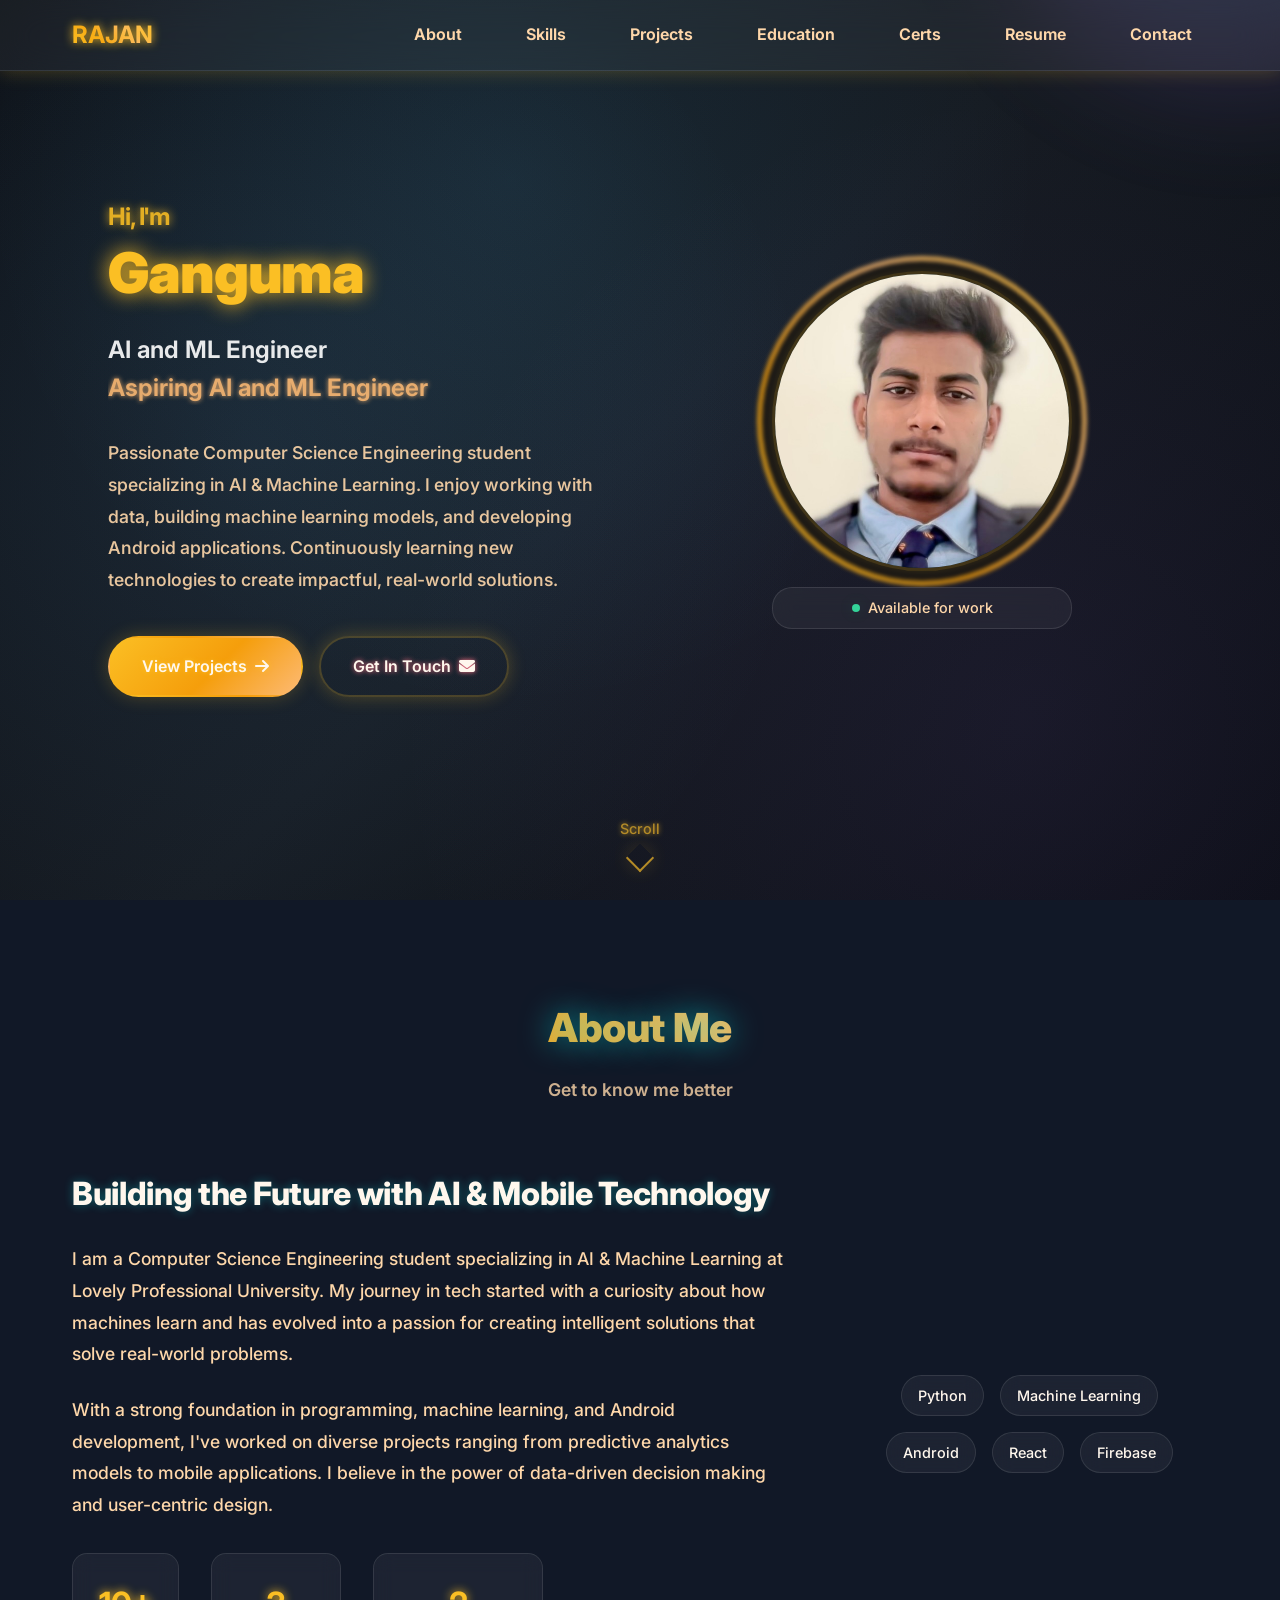
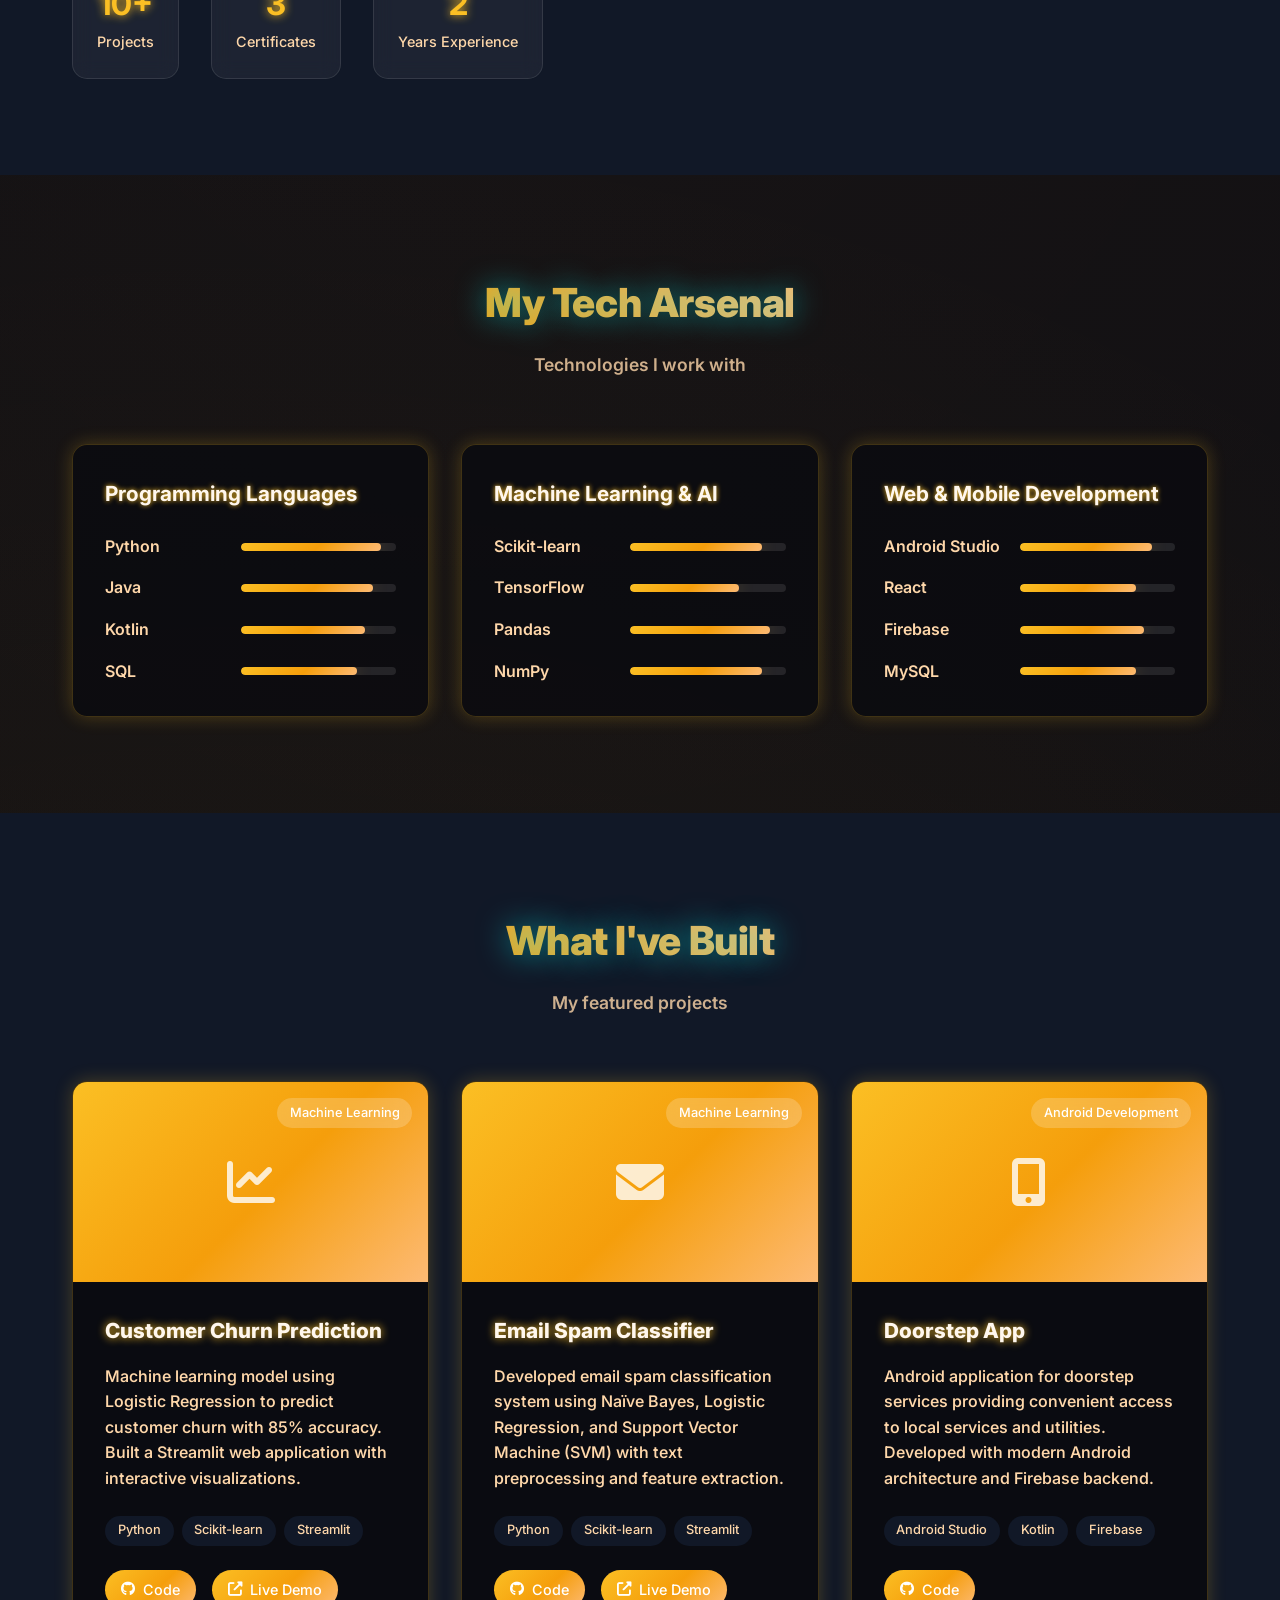
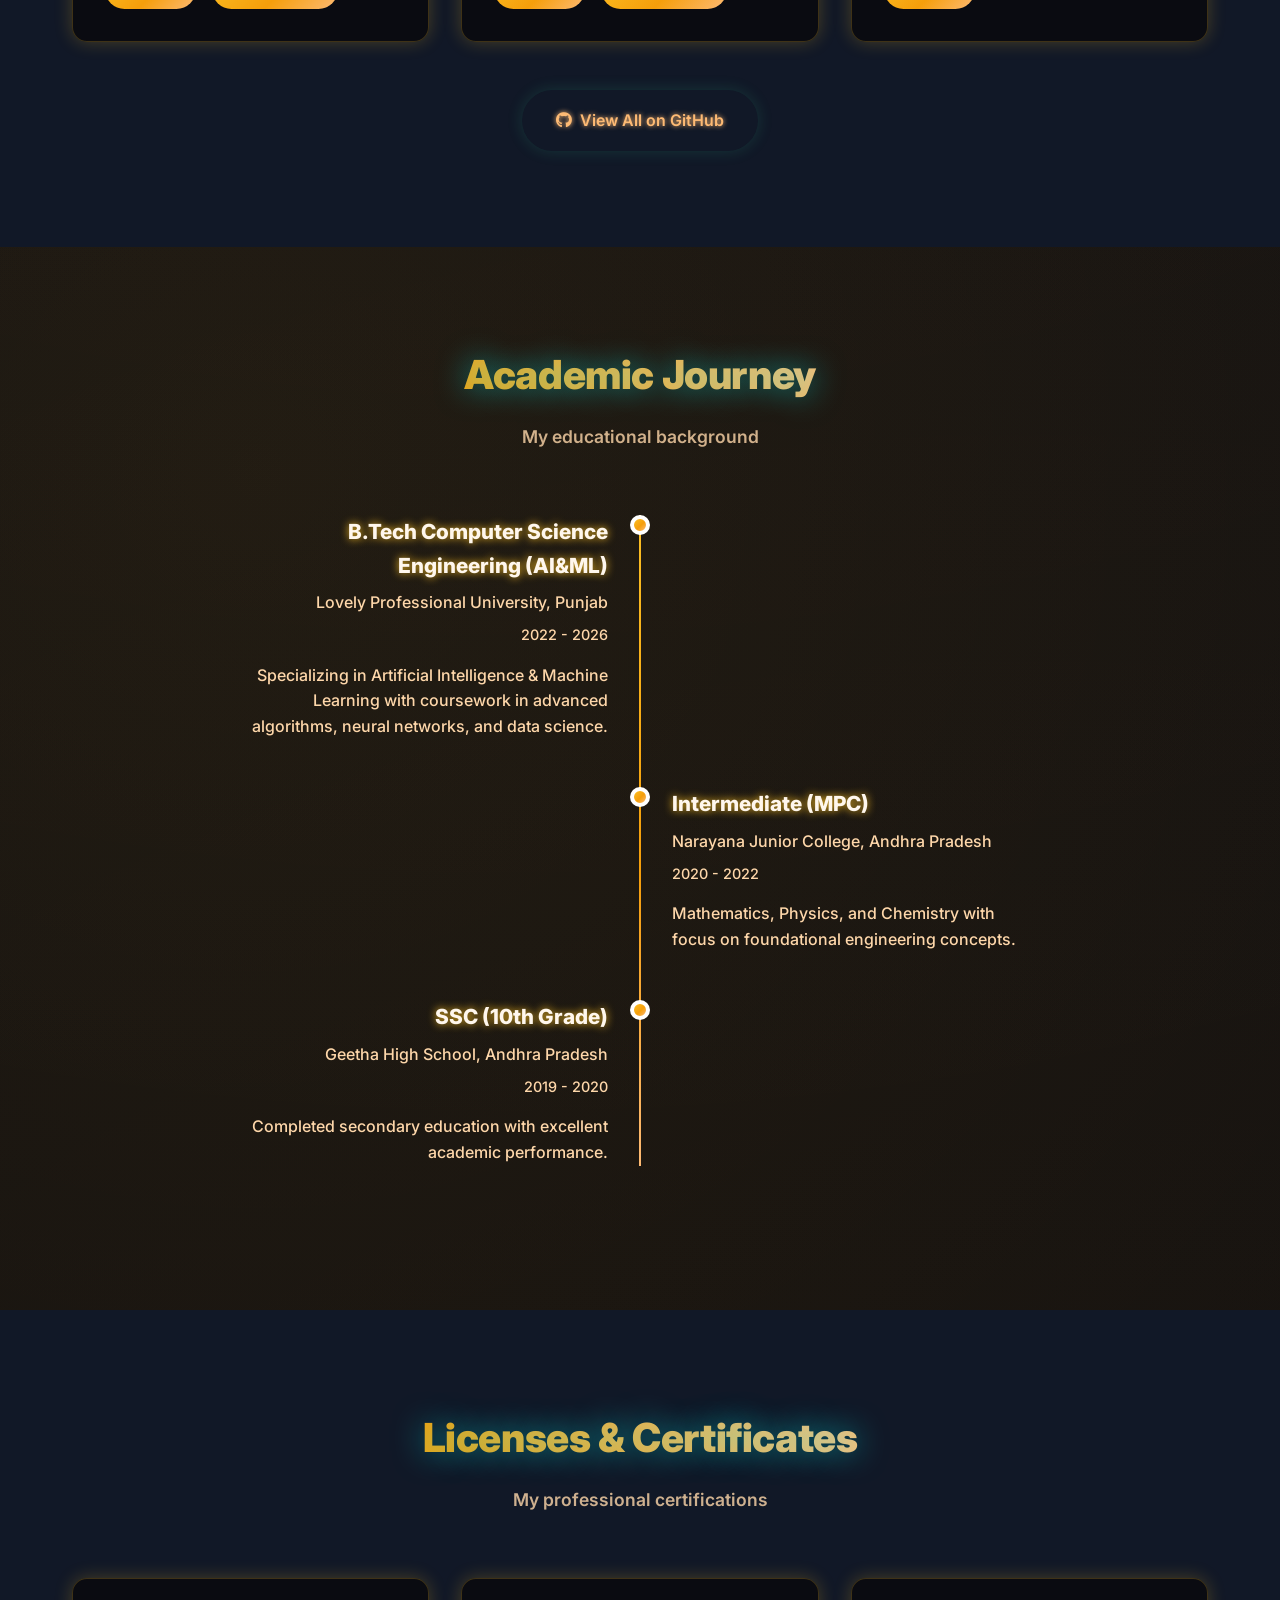
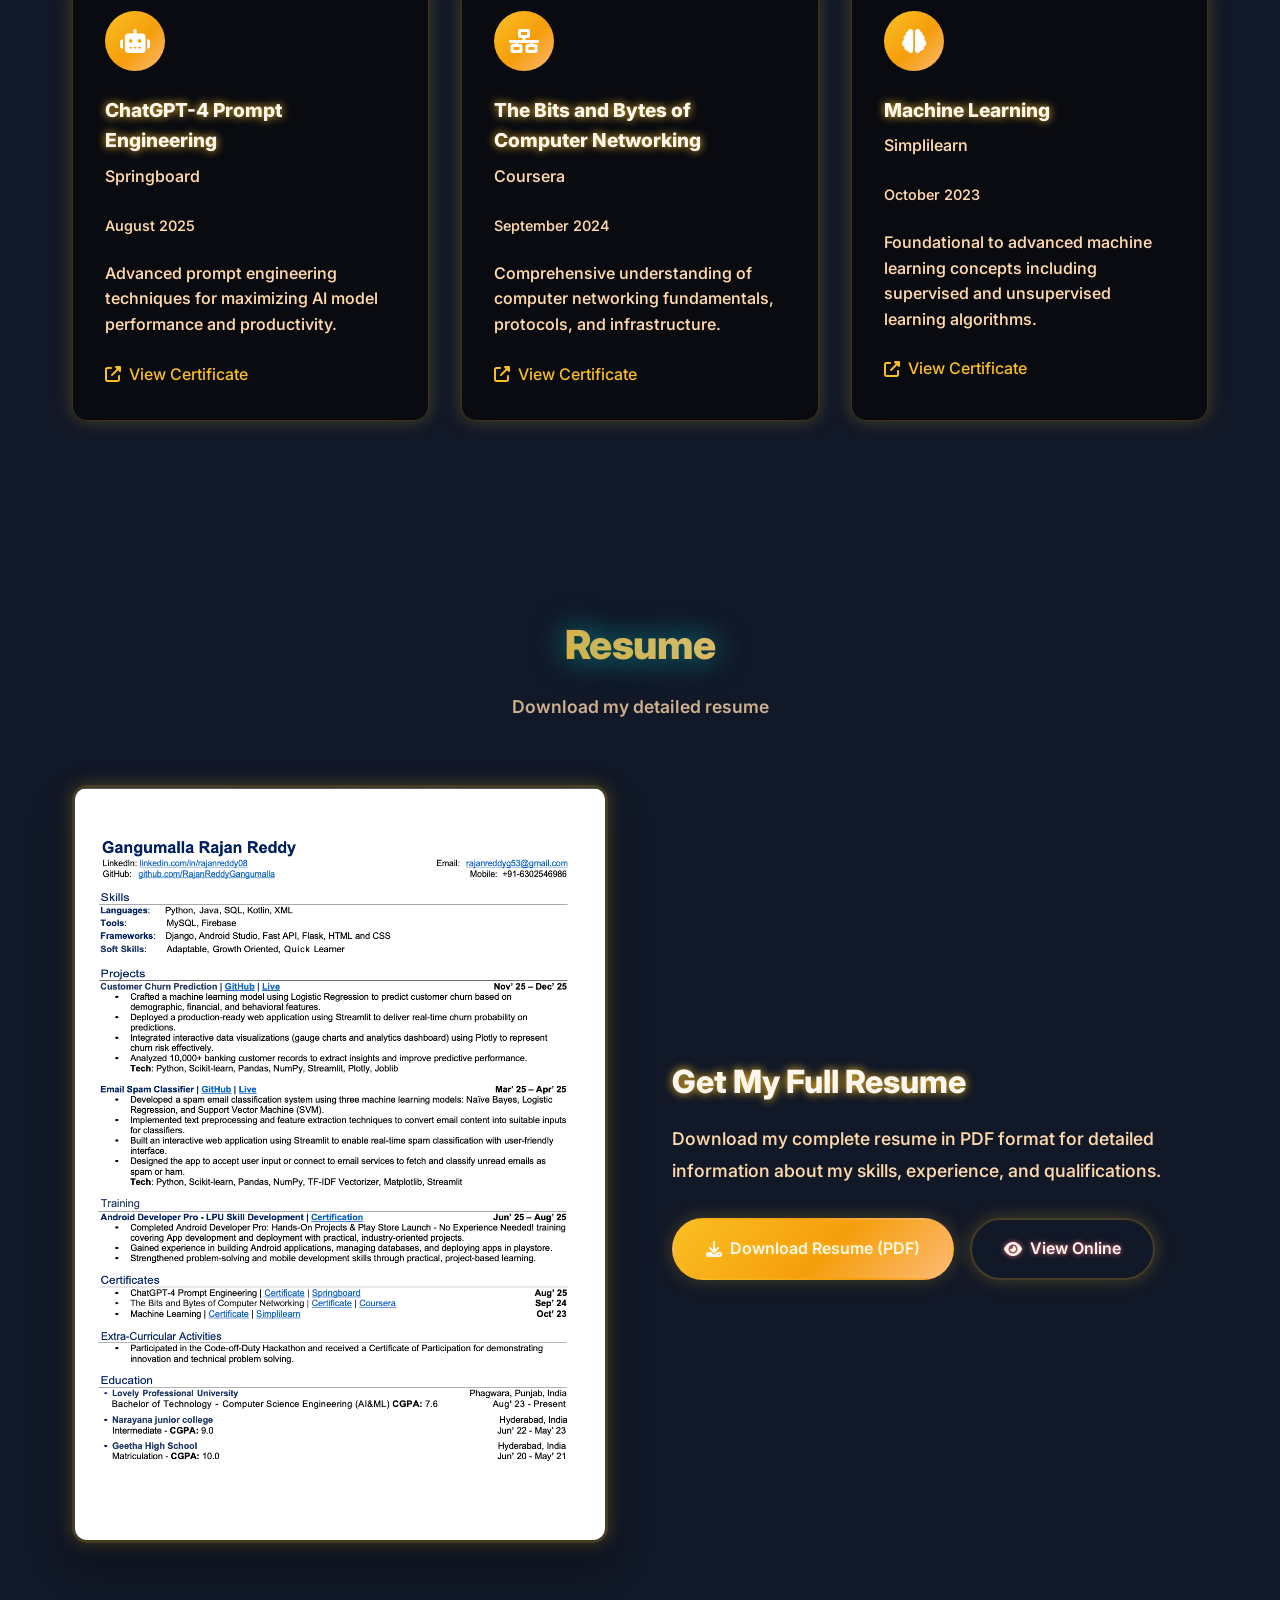
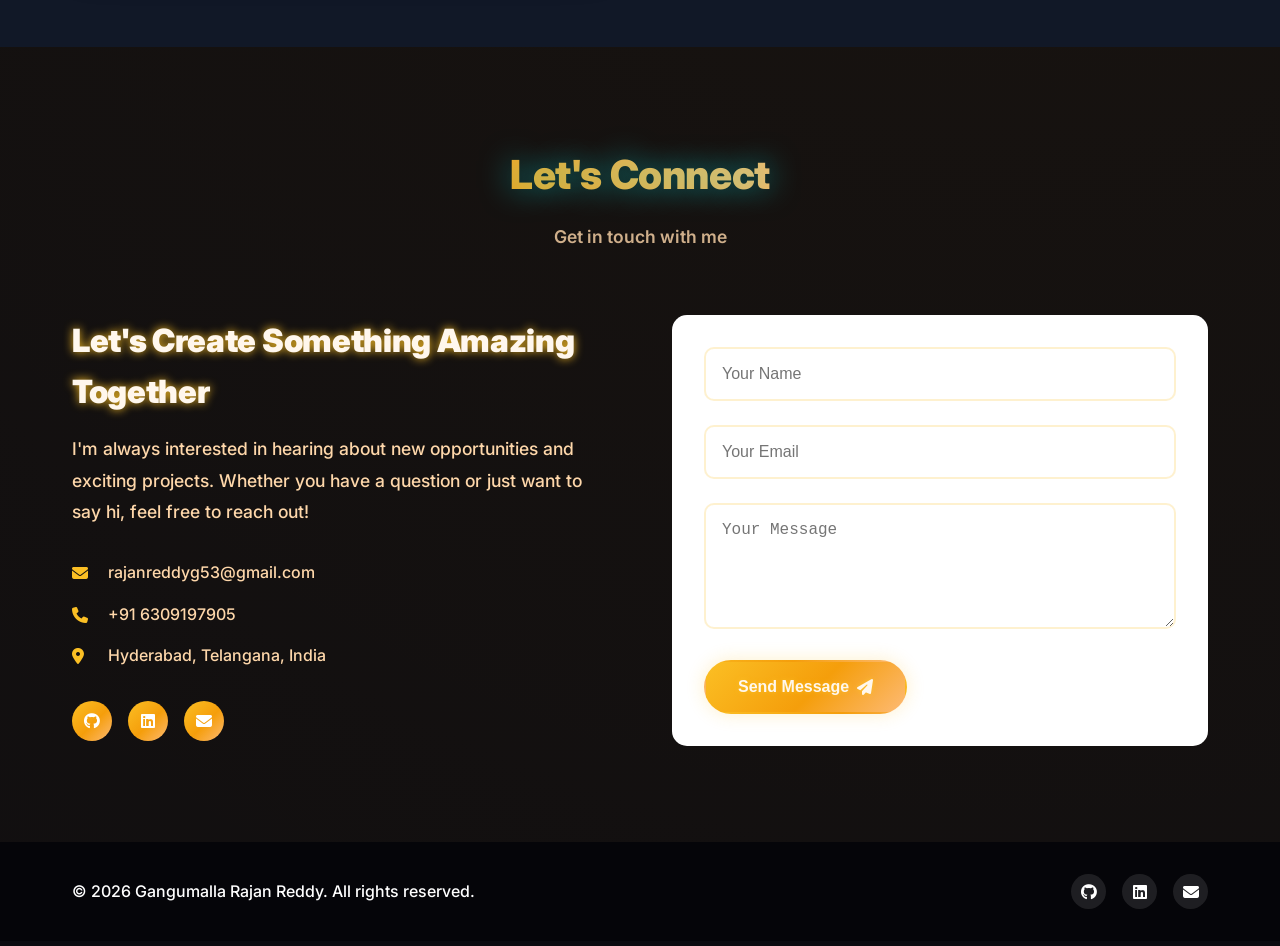
<file: index.html>
<!DOCTYPE html>
<html lang="en">
<head>
    <meta charset="UTF-8">
    <meta name="viewport" content="width=device-width, initial-scale=1.0">
    <title>Gangumalla Rajan Reddy | Portfolio</title>
    <link rel="stylesheet" href="styles.css">
    <link rel="stylesheet" href="https://cdnjs.cloudflare.com/ajax/libs/font-awesome/6.4.0/css/all.min.css">
    <link href="https://fonts.googleapis.com/css2?family=Inter:wght@300;400;500;600;700;800;900&display=swap" rel="stylesheet">
</head>
<body>
    <!-- Loading Screen -->
    <div class="loading-screen">
        <div class="loader">
            <div class="loader-text">Loading...</div>
            <div class="loader-bar"></div>
        </div>
    </div>

    <!-- Navigation -->
    <nav class="navbar">
        <div class="nav-container">
            <div class="nav-logo">
                <span class="logo-text">RAJAN</span>
            </div>
            <ul class="nav-menu">
                <li><a href="#about" class="nav-link">About</a></li>
                <li><a href="#skills" class="nav-link">Skills</a></li>
                <li><a href="#projects" class="nav-link">Projects</a></li>
                <li><a href="#education" class="nav-link">Education</a></li>
                <li><a href="#certificates" class="nav-link">Certs</a></li>
                <li><a href="#resume" class="nav-link">Resume</a></li>
                <li><a href="#contact" class="nav-link">Contact</a></li>
            </ul>
            <div class="nav-toggle">
                <span></span>
                <span></span>
                <span></span>
            </div>
        </div>
    </nav>

    <!-- Hero Section -->
    <section class="hero">
        <div class="hero-bg">
            <div class="particles"></div>
            <div class="gradient-orb"></div>
        </div>
        <div class="hero-content">
            <div class="hero-text">
                <h1 class="hero-title">
                    <span class="greeting">Hi, I'm</span>
                    <span class="name">Gangumalla Rajan Reddy</span>
                </h1>
                <h2 class="hero-subtitle">
                    <span class="role-text">AI and ML Engineer</span>
                    <span class="role-switcher">
                        <span class="role">Aspiring AI and ML Engineer</span>
                        <span class="role">Android Developer</span>
                        <span class="role">ML Engineer</span>
                    </span>
                </h2>
                <p class="hero-description">
                    Passionate Computer Science Engineering student specializing in AI & Machine Learning. 
                    I enjoy working with data, building machine learning models, and developing Android applications. 
                    Continuously learning new technologies to create impactful, real-world solutions.
                </p>
                <div class="hero-buttons">
                    <a href="#projects" class="btn btn-primary">
                        <span>View Projects</span>
                        <i class="fas fa-arrow-right"></i>
                    </a>
                    <a href="#contact" class="btn btn-secondary">
                        <span>Get In Touch</span>
                        <i class="fas fa-envelope"></i>
                    </a>
                </div>
            </div>
            <div class="hero-image">
                <div class="profile-card">
                    <div class="profile-img-container">
                        <img src="assets/profile-photo.jpg" alt="Gangumalla Rajan Reddy" class="profile-img">
                        <div class="profile-border"></div>
                    </div>
                    <div class="profile-status">
                        <span class="status-dot"></span>
                        <span>Available for work</span>
                    </div>
                </div>
            </div>
        </div>
        <div class="scroll-indicator">
            <div class="scroll-text">Scroll</div>
            <div class="scroll-arrow"></div>
        </div>
    </section>

    <!-- About Section -->
    <section id="about" class="about">
        <div class="container">
            <div class="section-header">
                <h2 class="section-title">About Me</h2>
                <p class="section-subtitle">Get to know me better</p>
            </div>
            <div class="about-content">
                <div class="about-text">
                    <h3>Building the Future with AI & Mobile Technology</h3>
                    <p>
                        I am a Computer Science Engineering student specializing in AI & Machine Learning at Lovely Professional University. 
                        My journey in tech started with a curiosity about how machines learn and has evolved into a passion for 
                        creating intelligent solutions that solve real-world problems.
                    </p>
                    <p>
                        With a strong foundation in programming, machine learning, and Android development, I've worked on diverse 
                        projects ranging from predictive analytics models to mobile applications. I believe in the power of data-driven 
                        decision making and user-centric design.
                    </p>
                    <div class="about-stats">
                        <div class="stat-item">
                            <span class="stat-number">10+</span>
                            <span class="stat-label">Projects</span>
                        </div>
                        <div class="stat-item">
                            <span class="stat-number">3</span>
                            <span class="stat-label">Certificates</span>
                        </div>
                        <div class="stat-item">
                            <span class="stat-number">2</span>
                            <span class="stat-label">Years Experience</span>
                        </div>
                    </div>
                </div>
                <div class="about-image">
                    <div class="tech-stack-visual">
                        <div class="tech-item">Python</div>
                        <div class="tech-item">Machine Learning</div>
                        <div class="tech-item">Android</div>
                        <div class="tech-item">React</div>
                        <div class="tech-item">Firebase</div>
                    </div>
                </div>
            </div>
        </div>
    </section>

    <!-- Skills Section -->
    <section id="skills" class="skills">
        <div class="container">
            <div class="section-header">
                <h2 class="section-title">My Tech Arsenal</h2>
                <p class="section-subtitle">Technologies I work with</p>
            </div>
            <div class="skills-grid">
                <div class="skill-category">
                    <h3>Programming Languages</h3>
                    <div class="skill-list">
                        <div class="skill-item">
                            <span class="skill-name">Python</span>
                            <div class="skill-level">
                                <div class="skill-progress" style="width: 90%"></div>
                            </div>
                        </div>
                        <div class="skill-item">
                            <span class="skill-name">Java</span>
                            <div class="skill-level">
                                <div class="skill-progress" style="width: 85%"></div>
                            </div>
                        </div>
                        <div class="skill-item">
                            <span class="skill-name">Kotlin</span>
                            <div class="skill-level">
                                <div class="skill-progress" style="width: 80%"></div>
                            </div>
                        </div>
                        <div class="skill-item">
                            <span class="skill-name">SQL</span>
                            <div class="skill-level">
                                <div class="skill-progress" style="width: 75%"></div>
                            </div>
                        </div>
                    </div>
                </div>
                <div class="skill-category">
                    <h3>Machine Learning & AI</h3>
                    <div class="skill-list">
                        <div class="skill-item">
                            <span class="skill-name">Scikit-learn</span>
                            <div class="skill-level">
                                <div class="skill-progress" style="width: 85%"></div>
                            </div>
                        </div>
                        <div class="skill-item">
                            <span class="skill-name">TensorFlow</span>
                            <div class="skill-level">
                                <div class="skill-progress" style="width: 70%"></div>
                            </div>
                        </div>
                        <div class="skill-item">
                            <span class="skill-name">Pandas</span>
                            <div class="skill-level">
                                <div class="skill-progress" style="width: 90%"></div>
                            </div>
                        </div>
                        <div class="skill-item">
                            <span class="skill-name">NumPy</span>
                            <div class="skill-level">
                                <div class="skill-progress" style="width: 85%"></div>
                            </div>
                        </div>
                    </div>
                </div>
                <div class="skill-category">
                    <h3>Web & Mobile Development</h3>
                    <div class="skill-list">
                        <div class="skill-item">
                            <span class="skill-name">Android Studio</span>
                            <div class="skill-level">
                                <div class="skill-progress" style="width: 85%"></div>
                            </div>
                        </div>
                        <div class="skill-item">
                            <span class="skill-name">React</span>
                            <div class="skill-level">
                                <div class="skill-progress" style="width: 75%"></div>
                            </div>
                        </div>
                        <div class="skill-item">
                            <span class="skill-name">Firebase</span>
                            <div class="skill-level">
                                <div class="skill-progress" style="width: 80%"></div>
                            </div>
                        </div>
                        <div class="skill-item">
                            <span class="skill-name">MySQL</span>
                            <div class="skill-level">
                                <div class="skill-progress" style="width: 75%"></div>
                            </div>
                        </div>
                    </div>
                </div>
            </div>
        </div>
    </section>

    <!-- Projects Section -->
    <section id="projects" class="projects">
        <div class="container">
            <div class="section-header">
                <h2 class="section-title">What I've Built</h2>
                <p class="section-subtitle">My featured projects</p>
            </div>
            <div class="projects-grid">
                <div class="project-card">
                    <div class="project-image">
                        <div class="project-tech">Machine Learning</div>
                        <i class="fas fa-chart-line"></i>
                    </div>
                    <div class="project-content">
                        <h3>Customer Churn Prediction</h3>
                        <p>Machine learning model using Logistic Regression to predict customer churn with 85% accuracy. Built a Streamlit web application with interactive visualizations.</p>
                        <div class="project-tech-stack">
                            <span>Python</span>
                            <span>Scikit-learn</span>
                            <span>Streamlit</span>
                        </div>
                        <div class="project-links">
                            <a href="https://github.com/RajanReddyGangumalla/Customer-Churn-Prediction-ML-master" target="_blank" class="project-link">
                                <i class="fab fa-github"></i>
                                <span>Code</span>
                            </a>
                            <a href="https://customer-churn-prediction-rajan.streamlit.app/" target="_blank" class="project-link">
                                <i class="fas fa-external-link-alt"></i>
                                <span>Live Demo</span>
                            </a>
                        </div>
                    </div>
                </div>
                <div class="project-card">
                    <div class="project-image">
                        <div class="project-tech">Machine Learning</div>
                        <i class="fas fa-envelope"></i>
                    </div>
                    <div class="project-content">
                        <h3>Email Spam Classifier</h3>
                        <p>Developed email spam classification system using Naïve Bayes, Logistic Regression, and Support Vector Machine (SVM) with text preprocessing and feature extraction.</p>
                        <div class="project-tech-stack">
                            <span>Python</span>
                            <span>Scikit-learn</span>
                            <span>Streamlit</span>
                        </div>
                        <div class="project-links">
                            <a href="https://github.com/RajanReddyGangumalla/spam-email-classifier-main" target="_blank" class="project-link">
                                <i class="fab fa-github"></i>
                                <span>Code</span>
                            </a>
                            <a href="https://spam-email-classifier-rajan.streamlit.app/" target="_blank" class="project-link">
                                <i class="fas fa-external-link-alt"></i>
                                <span>Live Demo</span>
                            </a>
                        </div>
                    </div>
                </div>
                <div class="project-card">
                    <div class="project-image">
                        <div class="project-tech">Android Development</div>
                        <i class="fas fa-mobile-alt"></i>
                    </div>
                    <div class="project-content">
                        <h3>Doorstep App</h3>
                        <p>Android application for doorstep services providing convenient access to local services and utilities. Developed with modern Android architecture and Firebase backend.</p>
                        <div class="project-tech-stack">
                            <span>Android Studio</span>
                            <span>Kotlin</span>
                            <span>Firebase</span>
                        </div>
                        <div class="project-links">
                            <a href="https://github.com/RajanReddyGangumalla/DoorStep" target="_blank" class="project-link">
                                <i class="fab fa-github"></i>
                                <span>Code</span>
                            </a>
                        </div>
                    </div>
                </div>
            </div>
            <div class="projects-cta">
                <a href="https://github.com/RajanReddyGangumalla" target="_blank" class="btn btn-outline">
                    <i class="fab fa-github"></i>
                    <span>View All on GitHub</span>
                </a>
            </div>
        </div>
    </section>

    <!-- Education Section -->
    <section id="education" class="education">
        <div class="container">
            <div class="section-header">
                <h2 class="section-title">Academic Journey</h2>
                <p class="section-subtitle">My educational background</p>
            </div>
            <div class="timeline">
                <div class="timeline-item">
                    <div class="timeline-dot"></div>
                    <div class="timeline-content">
                        <h3>B.Tech Computer Science Engineering (AI&ML)</h3>
                        <p class="timeline-org">Lovely Professional University, Punjab</p>
                        <p class="timeline-date">2022 - 2026</p>
                        <p>Specializing in Artificial Intelligence & Machine Learning with coursework in advanced algorithms, neural networks, and data science.</p>
                    </div>
                </div>
                <div class="timeline-item">
                    <div class="timeline-dot"></div>
                    <div class="timeline-content">
                        <h3>Intermediate (MPC)</h3>
                        <p class="timeline-org">Narayana Junior College, Andhra Pradesh</p>
                        <p class="timeline-date">2020 - 2022</p>
                        <p>Mathematics, Physics, and Chemistry with focus on foundational engineering concepts.</p>
                    </div>
                </div>
                <div class="timeline-item">
                    <div class="timeline-dot"></div>
                    <div class="timeline-content">
                        <h3>SSC (10th Grade)</h3>
                        <p class="timeline-org">Geetha High School, Andhra Pradesh</p>
                        <p class="timeline-date">2019 - 2020</p>
                        <p>Completed secondary education with excellent academic performance.</p>
                    </div>
                </div>
            </div>
        </div>
    </section>

    <!-- Certificates Section -->
    <section id="certificates" class="certificates">
        <div class="container">
            <div class="section-header">
                <h2 class="section-title">Licenses & Certificates</h2>
                <p class="section-subtitle">My professional certifications</p>
            </div>
            <div class="certificates-grid">
                <div class="certificate-card">
                    <div class="certificate-icon">
                        <i class="fas fa-robot"></i>
                    </div>
                    <div class="certificate-content">
                        <h3>ChatGPT-4 Prompt Engineering</h3>
                        <p class="certificate-issuer">Springboard</p>
                        <p class="certificate-date">August 2025</p>
                        <p>Advanced prompt engineering techniques for maximizing AI model performance and productivity.</p>
                        <a href="https://drive.google.com/file/d/11HeD8hV1QxtnIUpJDkAOjwJyWxJTnlV2/view" target="_blank" class="certificate-link">
                            <i class="fas fa-external-link-alt"></i>
                            View Certificate
                        </a>
                    </div>
                </div>
                <div class="certificate-card">
                    <div class="certificate-icon">
                        <i class="fas fa-network-wired"></i>
                    </div>
                    <div class="certificate-content">
                        <h3>The Bits and Bytes of Computer Networking</h3>
                        <p class="certificate-issuer">Coursera</p>
                        <p class="certificate-date">September 2024</p>
                        <p>Comprehensive understanding of computer networking fundamentals, protocols, and infrastructure.</p>
                        <a href="https://drive.google.com/file/d/1gkZ-2rFxj3AoCwmmBUhBoAbSYUh3QOQJ/view" target="_blank" class="certificate-link">
                            <i class="fas fa-external-link-alt"></i>
                            View Certificate
                        </a>
                    </div>
                </div>
                <div class="certificate-card">
                    <div class="certificate-icon">
                        <i class="fas fa-brain"></i>
                    </div>
                    <div class="certificate-content">
                        <h3>Machine Learning</h3>
                        <p class="certificate-issuer">Simplilearn</p>
                        <p class="certificate-date">October 2023</p>
                        <p>Foundational to advanced machine learning concepts including supervised and unsupervised learning algorithms.</p>
                        <a href="https://drive.google.com/file/d/1VPwMVoxR-5__tR2UeCZ8YuB3m53xynlV/view" target="_blank" class="certificate-link">
                            <i class="fas fa-external-link-alt"></i>
                            View Certificate
                        </a>
                    </div>
                </div>
            </div>
        </div>
    </section>

    <!-- Resume Section -->
    <section id="resume" class="resume">
        <div class="container">
            <div class="section-header">
                <h2 class="section-title">Resume</h2>
                <p class="section-subtitle">Download my detailed resume</p>
            </div>
            <div class="resume-content">
                <div class="resume-preview">
                    <img src="assets/cv-image.png" alt="Resume Preview" class="resume-image">
                </div>
                <div class="resume-actions">
                    <h3>Get My Full Resume</h3>
                    <p>Download my complete resume in PDF format for detailed information about my skills, experience, and qualifications.</p>
                    <div class="resume-buttons">
                        <a href="assets/cv.pdf" download class="btn btn-primary">
                            <i class="fas fa-download"></i> Download Resume (PDF)
                        </a>
                        <a href="resume.html" class="btn btn-secondary">
                            <i class="fas fa-eye"></i> View Online
                        </a>
                    </div>
                </div>
            </div>
        </div>
    </section>

    <!-- Contact Section -->
    <section id="contact" class="contact">
        <div class="container">
            <div class="section-header">
                <h2 class="section-title">Let's Connect</h2>
                <p class="section-subtitle">Get in touch with me</p>
            </div>
            <div class="contact-content">
                <div class="contact-info">
                    <h3>Let's Create Something Amazing Together</h3>
                    <p>I'm always interested in hearing about new opportunities and exciting projects. Whether you have a question or just want to say hi, feel free to reach out!</p>
                    <div class="contact-details">
                        <div class="contact-item">
                            <i class="fas fa-envelope"></i>
                            <span>rajanreddyg53@gmail.com</span>
                        </div>
                        <div class="contact-item">
                            <i class="fas fa-phone"></i>
                            <span>+91 6309197905</span>
                        </div>
                        <div class="contact-item">
                            <i class="fas fa-map-marker-alt"></i>
                            <span>Hyderabad, Telangana, India</span>
                        </div>
                    </div>
                    <div class="social-links">
                        <a href="https://github.com/RajanReddyGangumalla" target="_blank" class="social-link">
                            <i class="fab fa-github"></i>
                        </a>
                        <a href="https://linkedin.com/in/rajanreddy08" target="_blank" class="social-link">
                            <i class="fab fa-linkedin"></i>
                        </a>
                        <a href="mailto:rajanreddyg53@gmail.com" class="social-link">
                            <i class="fas fa-envelope"></i>
                        </a>
                    </div>
                </div>
                <div class="contact-form">
                    <form class="form">
                        <div class="form-group">
                            <input type="text" placeholder="Your Name" required>
                        </div>
                        <div class="form-group">
                            <input type="email" placeholder="Your Email" required>
                        </div>
                        <div class="form-group">
                            <textarea placeholder="Your Message" rows="5" required></textarea>
                        </div>
                        <button type="submit" class="btn btn-primary">
                            <span>Send Message</span>
                            <i class="fas fa-paper-plane"></i>
                        </button>
                    </form>
                </div>
            </div>
        </div>
    </section>

    <!-- Footer -->
    <footer class="footer">
        <div class="container">
            <div class="footer-content">
                <p>&copy; 2026 Gangumalla Rajan Reddy. All rights reserved.</p>
                <div class="footer-links">
                    <a href="https://github.com/RajanReddyGangumalla" target="_blank">
                        <i class="fab fa-github"></i>
                    </a>
                    <a href="https://linkedin.com/in/rajanreddy08" target="_blank">
                        <i class="fab fa-linkedin"></i>
                    </a>
                    <a href="mailto:rajanreddyg53@gmail.com">
                        <i class="fas fa-envelope"></i>
                    </a>
                </div>
            </div>
        </div>
    </footer>

    <script src="script.js"></script>
</body>
</html>
</file>
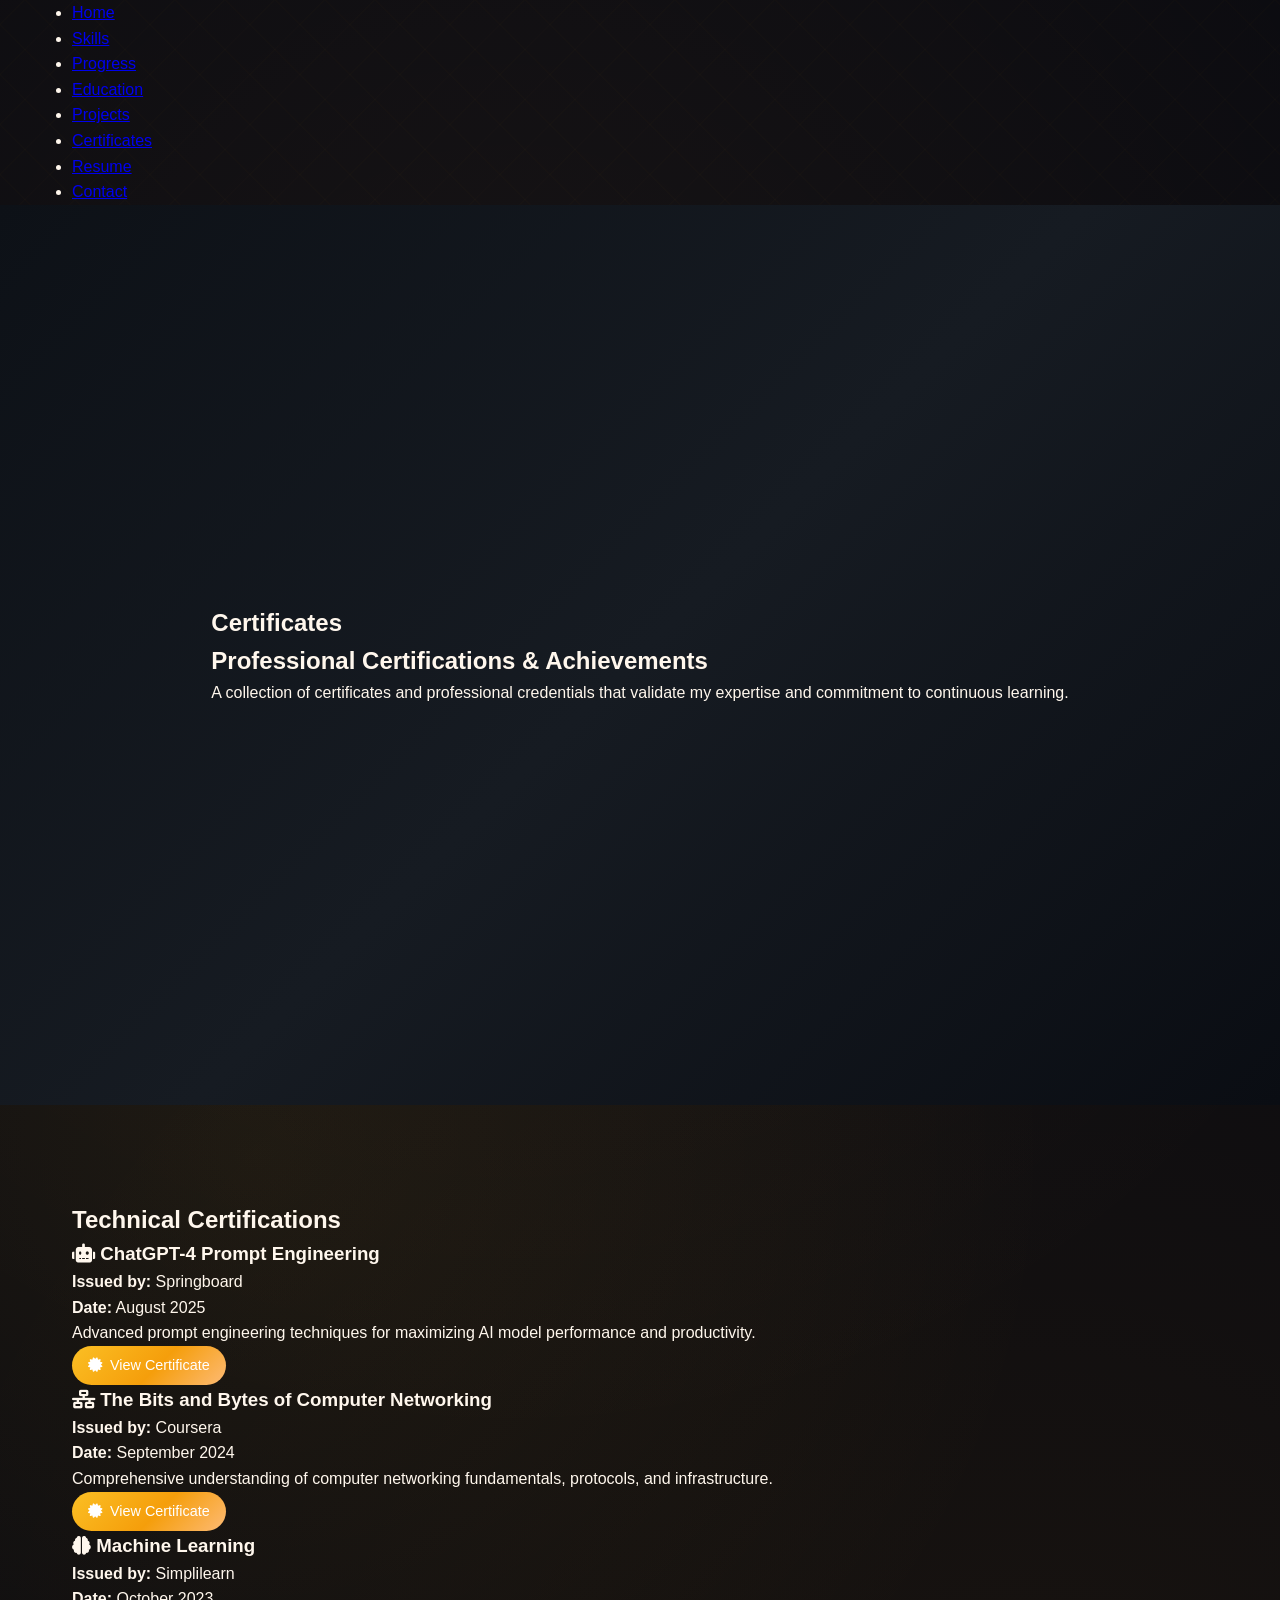
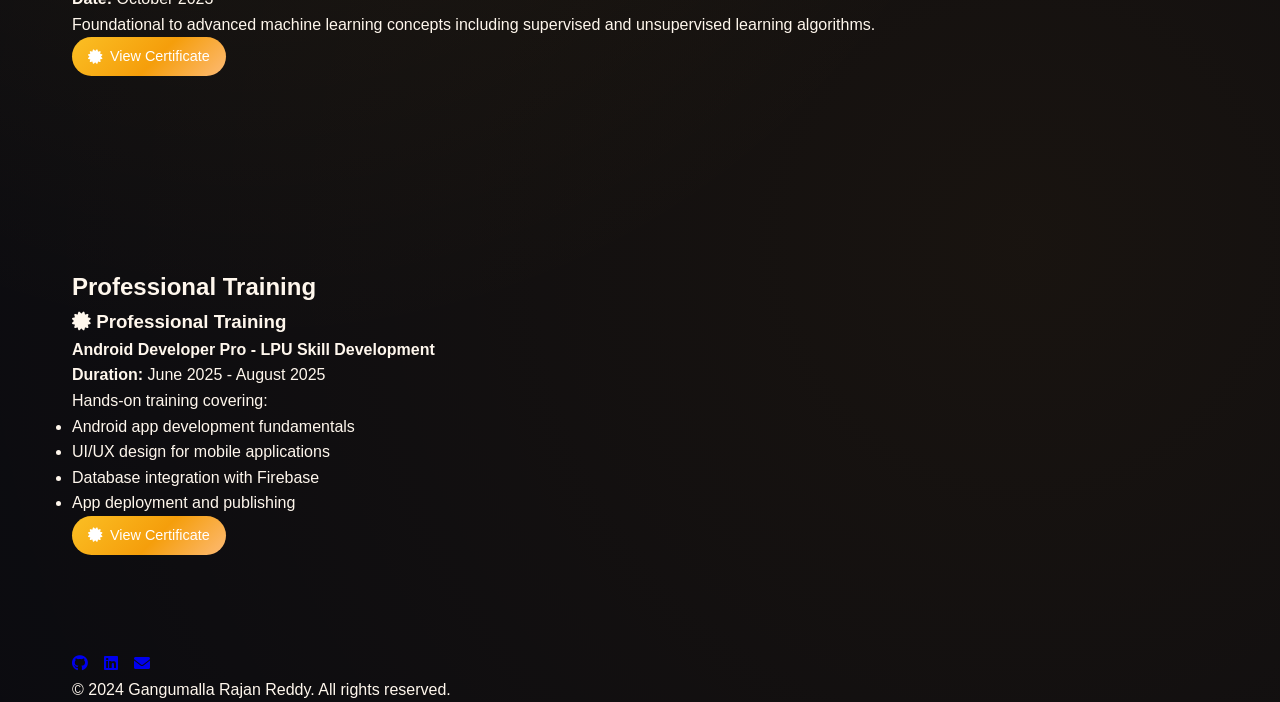
<file: certificates.html>
<!DOCTYPE html>
<html lang="en">
<head>
    <meta charset="UTF-8">
    <meta name="viewport" content="width=device-width, initial-scale=1.0">
    <title>Certificates | Gangumalla Rajan Reddy Portfolio</title>
    <link rel="stylesheet" href="styles.css">
    <link rel="stylesheet" href="https://cdnjs.cloudflare.com/ajax/libs/font-awesome/6.0.0/css/all.min.css">
</head>
<body>
    <nav>
        <div class="container">
            <ul>
                <li><a href="index.html">Home</a></li>
                <li><a href="skills.html">Skills</a></li>
                <li><a href="progress.html">Progress</a></li>
                <li><a href="education.html">Education</a></li>
                <li><a href="projects.html">Projects</a></li>
                <li><a href="certificates.html" class="active">Certificates</a></li>
                <li><a href="resume.html">Resume</a></li>
                <li><a href="contact.html">Contact</a></li>
            </ul>
        </div>
    </nav>

    <section class="hero">
        <div class="container">
            <h1>Certificates</h1>
            <h2>Professional Certifications & Achievements</h2>
            <p>A collection of certificates and professional credentials that validate my expertise and commitment to continuous learning.</p>
        </div>
    </section>

    <main>
        <div class="container">
            <section id="technical-certificates">
                <h2>Technical Certifications</h2>
                <div class="grid">
                    <div class="card">
                        <h3><i class="fas fa-robot"></i> ChatGPT-4 Prompt Engineering</h3>
                        <p><strong>Issued by:</strong> Springboard</p>
                        <p><strong>Date:</strong> August 2025</p>
                        <p>Advanced prompt engineering techniques for maximizing AI model performance and productivity.</p>
                        <div class="project-links">
                            <a href="https://drive.google.com/file/d/11HeD8hV1QxtnIUpJDkAOjwJyWxJTnlV2/view" target="_blank" class="project-link">
                                <i class="fas fa-certificate"></i> View Certificate
                            </a>
                        </div>
                    </div>

                    <div class="card">
                        <h3><i class="fas fa-network-wired"></i> The Bits and Bytes of Computer Networking</h3>
                        <p><strong>Issued by:</strong> Coursera</p>
                        <p><strong>Date:</strong> September 2024</p>
                        <p>Comprehensive understanding of computer networking fundamentals, protocols, and infrastructure.</p>
                        <div class="project-links">
                            <a href="https://drive.google.com/file/d/1gkZ-2rFxj3AoCwmmBUhBoAbSYUh3QOQJ/view" target="_blank" class="project-link">
                                <i class="fas fa-certificate"></i> View Certificate
                            </a>
                        </div>
                    </div>

                    <div class="card">
                        <h3><i class="fas fa-brain"></i> Machine Learning</h3>
                        <p><strong>Issued by:</strong> Simplilearn</p>
                        <p><strong>Date:</strong> October 2023</p>
                        <p>Foundational to advanced machine learning concepts including supervised and unsupervised learning algorithms.</p>
                        <div class="project-links">
                            <a href="https://drive.google.com/file/d/1VPwMVoxR-5__tR2UeCZ8YuB3m53xynlV/view" target="_blank" class="project-link">
                                <i class="fas fa-certificate"></i> View Certificate
                            </a>
                        </div>
                    </div>
                </div>
            </section>

            <section id="badge-showcase">
                <h2>Professional Training</h2>
                <div class="card">
                    <h3><i class="fas fa-certificate"></i> Professional Training</h3>
                    <h4>Android Developer Pro - LPU Skill Development</h4>
                    <p><strong>Duration:</strong> June 2025 - August 2025</p>
                    <p>Hands-on training covering:</p>
                    <ul>
                        <li>Android app development fundamentals</li>
                        <li>UI/UX design for mobile applications</li>
                        <li>Database integration with Firebase</li>
                        <li>App deployment and publishing</li>
                    </ul>
                    <div class="project-links">
                        <a href="https://files.lpu.in/umsweb/skilldevcourse/SkillDevelopmentCertificates/12307217_840_20_08_2025.pdf?_gl=1*1k7nyht*_gcl_au*OTQ1NTk4MTY0LjE3NjQyMzUyNDc.*_ga*OTk1NDI5NzUxLjE3MTExODk2NjY.*_ga_WKLQCVXZ47*czE3NjQyMzUyNDYkbzIzJGcxJHQxNzY0MjM1Mjg2JGoyMCRsMCRoMA.." target="_blank" class="project-link">
                            <i class="fas fa-certificate"></i> View Certificate
                        </a>
                    </div>
                </div>
            </section>
        </div>
    </main>

    <footer>
        <div class="container">
            <div class="social-links">
                <a href="https://github.com/RajanReddyGangumalla" target="_blank"><i class="fab fa-github"></i></a>
                <a href="https://linkedin.com/in/rajanreddy08" target="_blank"><i class="fab fa-linkedin"></i></a>
                <a href="mailto:rajanreddyg53@gmail.com"><i class="fas fa-envelope"></i></a>
            </div>
            <p>&copy; 2024 Gangumalla Rajan Reddy. All rights reserved.</p>
        </div>
    </footer>

    <script>
        // Add active class to navigation based on current page
        document.addEventListener('DOMContentLoaded', function() {
            const currentPage = window.location.pathname.split('/').pop() || 'index.html';
            const navLinks = document.querySelectorAll('nav ul li a');
            
            navLinks.forEach(link => {
                link.classList.remove('active');
                if (link.getAttribute('href') === currentPage) {
                    link.classList.add('active');
                }
            });
        });
    </script>
</body>
</html>
</file>
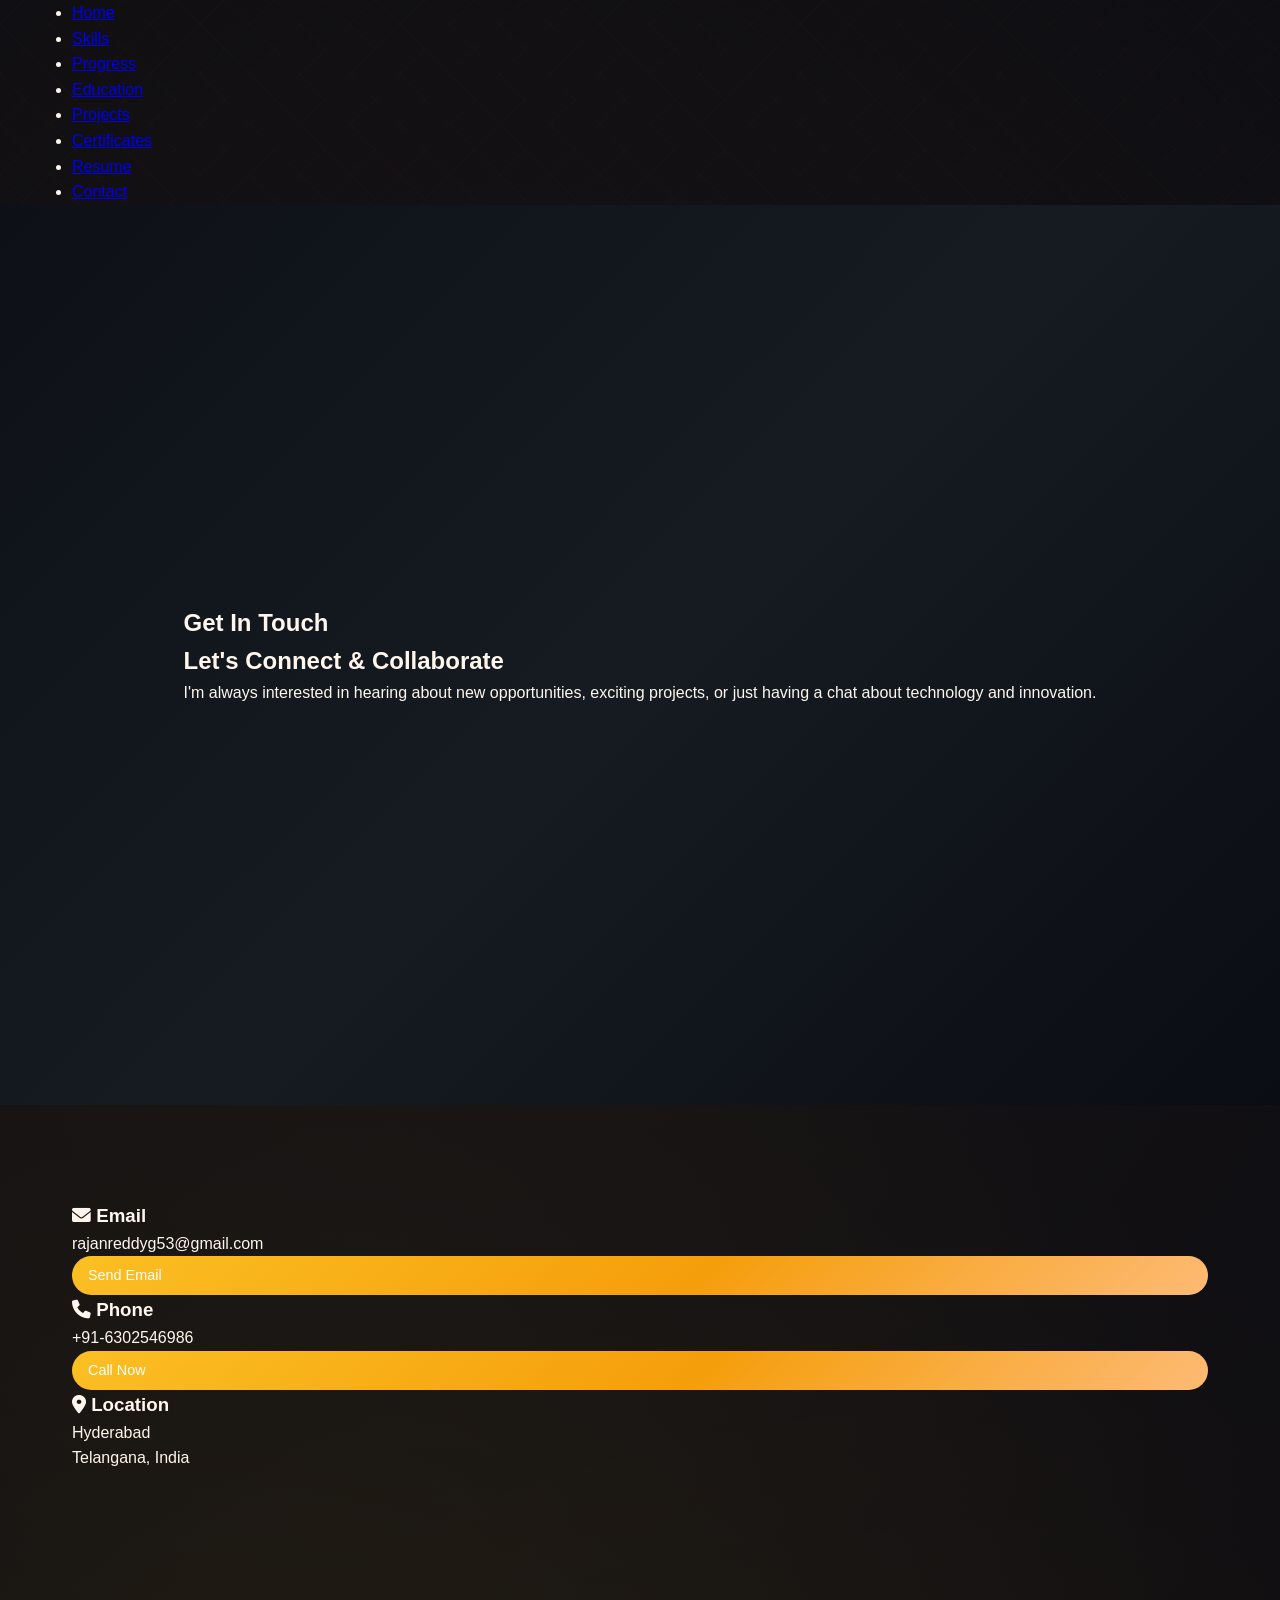
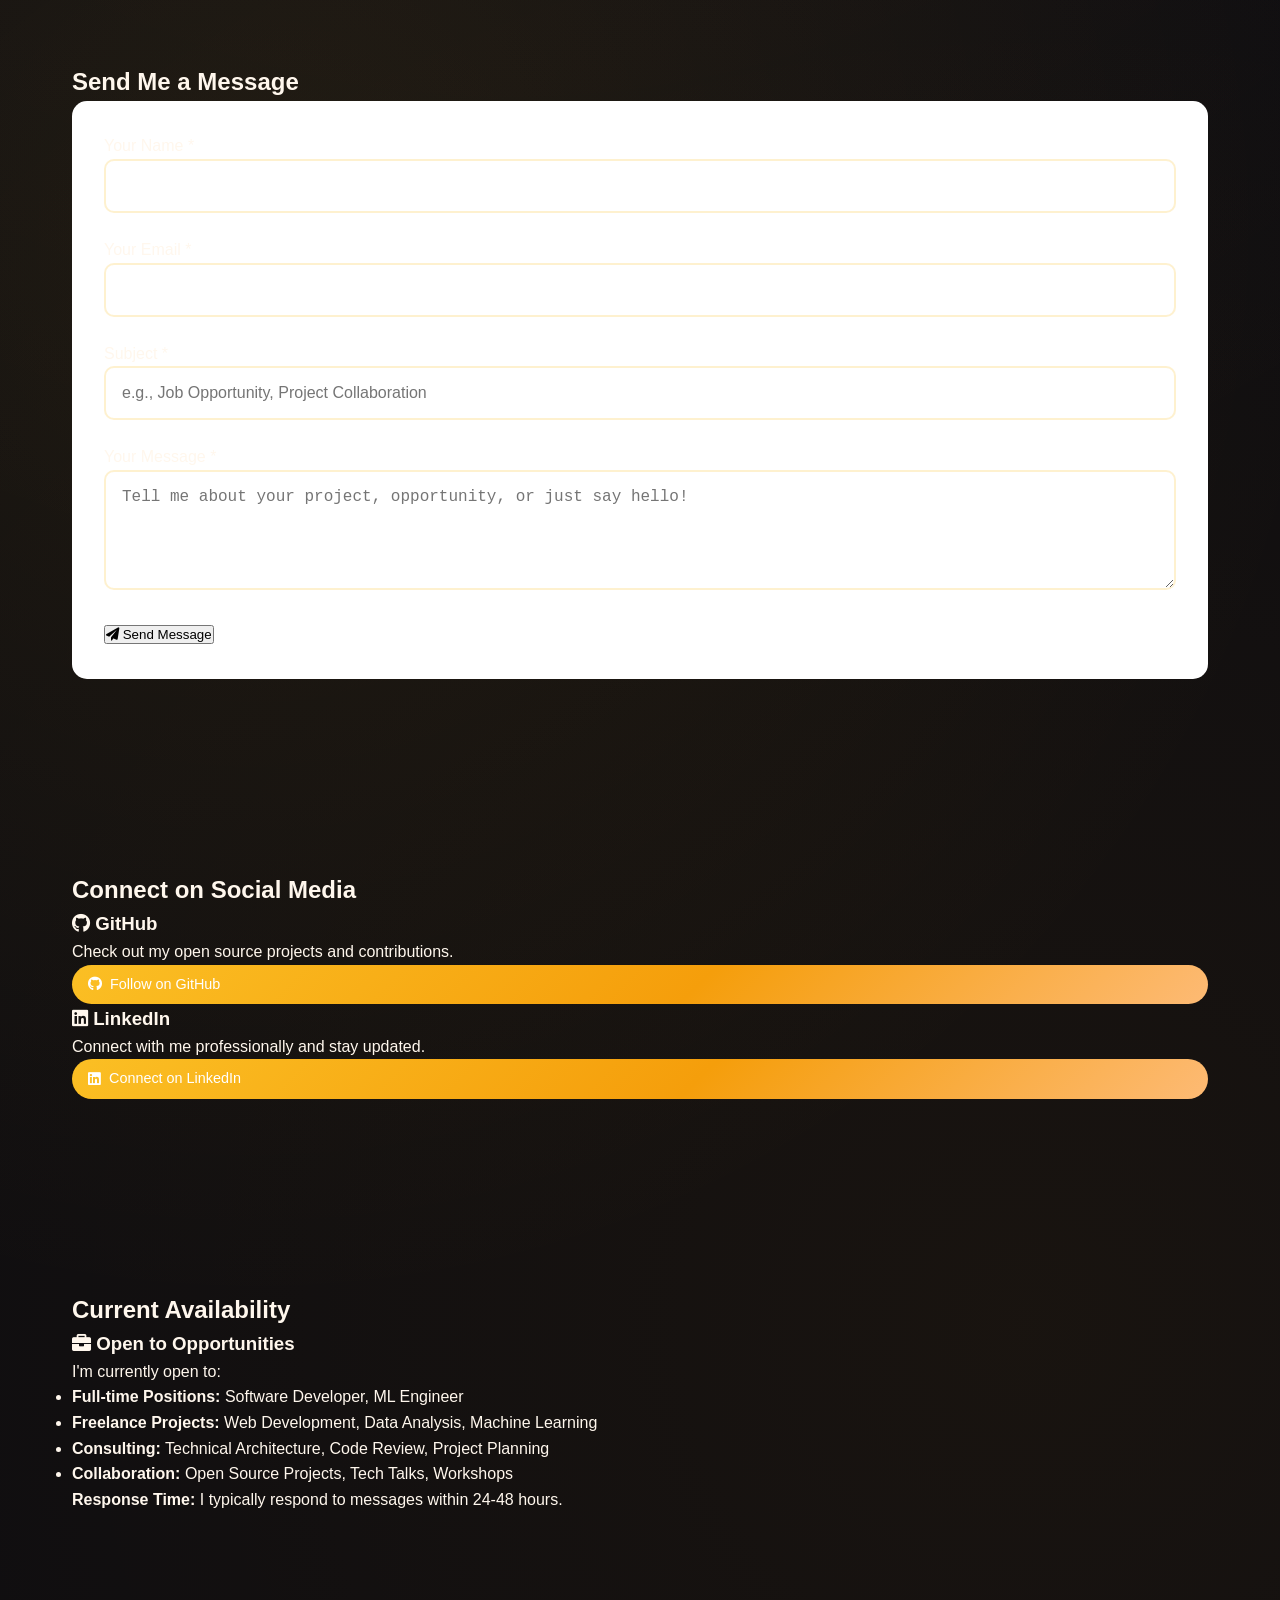
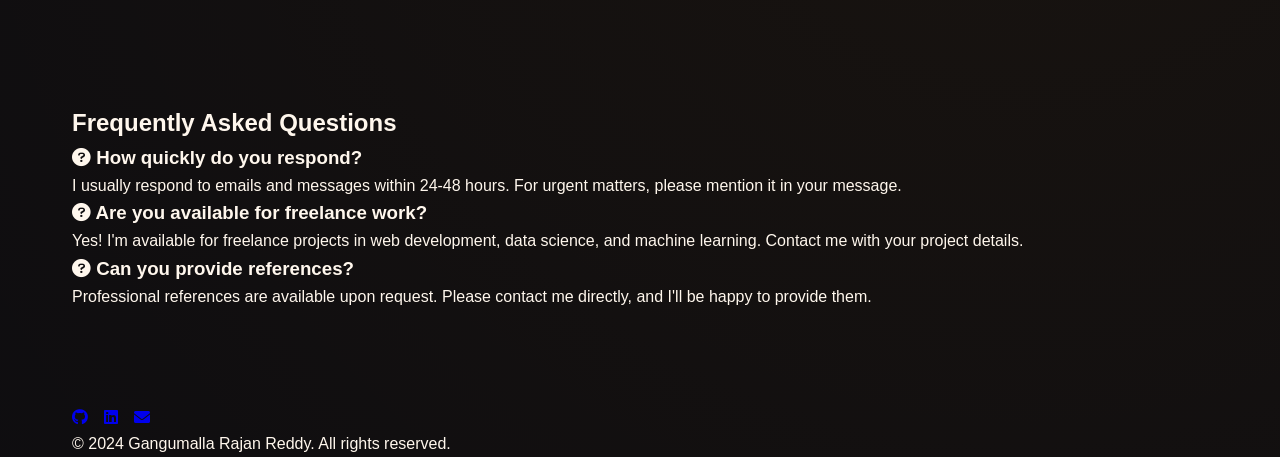
<file: contact.html>
<!DOCTYPE html>
<html lang="en">
<head>
    <meta charset="UTF-8">
    <meta name="viewport" content="width=device-width, initial-scale=1.0">
    <title>Contact | Gangumalla Rajan Reddy Portfolio</title>
    <link rel="stylesheet" href="styles.css">
    <link rel="stylesheet" href="https://cdnjs.cloudflare.com/ajax/libs/font-awesome/6.0.0/css/all.min.css">
</head>
<body>
    <nav>
        <div class="container">
            <ul>
                <li><a href="index.html">Home</a></li>
                <li><a href="skills.html">Skills</a></li>
                <li><a href="progress.html">Progress</a></li>
                <li><a href="education.html">Education</a></li>
                <li><a href="projects.html">Projects</a></li>
                <li><a href="certificates.html">Certificates</a></li>
                <li><a href="resume.html">Resume</a></li>
                <li><a href="contact.html" class="active">Contact</a></li>
            </ul>
        </div>
    </nav>

    <section class="hero">
        <div class="container">
            <h1>Get In Touch</h1>
            <h2>Let's Connect & Collaborate</h2>
            <p>I'm always interested in hearing about new opportunities, exciting projects, or just having a chat about technology and innovation.</p>
        </div>
    </section>

    <main>
        <div class="container">
            <section id="contact-info">
                <div class="grid">
                    <div class="card">
                        <h3><i class="fas fa-envelope"></i> Email</h3>
                        <p>rajanreddyg53@gmail.com</p>
                        <a href="mailto:rajanreddyg53@gmail.com" class="project-link">Send Email</a>
                    </div>
                    
                    <div class="card">
                        <h3><i class="fas fa-phone"></i> Phone</h3>
                        <p>+91-6302546986</p>
                        <a href="tel:+916302546986" class="project-link">Call Now</a>
                    </div>
                    
                    <div class="card">
                        <h3><i class="fas fa-map-marker-alt"></i> Location</h3>
                        <p>Hyderabad</p>
                        <p>Telangana, India</p>
                    </div>
                </div>
            </section>

            <section id="contact-form">
                <h2>Send Me a Message</h2>
                <div class="card">
                    <form class="contact-form" id="contactForm">
                        <div class="grid">
                            <div class="form-group">
                                <label for="name">Your Name *</label>
                                <input type="text" id="name" name="name" required>
                            </div>
                            
                            <div class="form-group">
                                <label for="email">Your Email *</label>
                                <input type="email" id="email" name="email" required>
                            </div>
                        </div>
                        
                        <div class="form-group">
                            <label for="subject">Subject *</label>
                            <input type="text" id="subject" name="subject" required placeholder="e.g., Job Opportunity, Project Collaboration">
                        </div>
                        
                        <div class="form-group">
                            <label for="message">Your Message *</label>
                            <textarea id="message" name="message" required placeholder="Tell me about your project, opportunity, or just say hello!"></textarea>
                        </div>
                        
                        <button type="submit" class="submit-btn">
                            <i class="fas fa-paper-plane"></i> Send Message
                        </button>
                    </form>
                </div>
            </section>

            <section id="social-profiles">
                <h2>Connect on Social Media</h2>
                <div class="grid">
                    <div class="card">
                        <h3><i class="fab fa-github"></i> GitHub</h3>
                        <p>Check out my open source projects and contributions.</p>
                        <a href="https://github.com/RajanReddyGangumalla" target="_blank" class="project-link">
                            <i class="fab fa-github"></i> Follow on GitHub
                        </a>
                    </div>
                    
                    <div class="card">
                        <h3><i class="fab fa-linkedin"></i> LinkedIn</h3>
                        <p>Connect with me professionally and stay updated.</p>
                        <a href="https://linkedin.com/in/rajanreddy08" target="_blank" class="project-link">
                            <i class="fab fa-linkedin"></i> Connect on LinkedIn
                        </a>
                    </div>
                </div>
            </section>

            <section id="availability">
                <h2>Current Availability</h2>
                <div class="card">
                    <h3><i class="fas fa-briefcase"></i> Open to Opportunities</h3>
                    <p>I'm currently open to:</p>
                    <ul>
                        <li><strong>Full-time Positions:</strong> Software Developer, ML Engineer</li>
                        <li><strong>Freelance Projects:</strong> Web Development, Data Analysis, Machine Learning</li>
                        <li><strong>Consulting:</strong> Technical Architecture, Code Review, Project Planning</li>
                        <li><strong>Collaboration:</strong> Open Source Projects, Tech Talks, Workshops</li>
                    </ul>
                    <p><strong>Response Time:</strong> I typically respond to messages within 24-48 hours.</p>
                </div>
            </section>

            <section id="faq">
                <h2>Frequently Asked Questions</h2>
                <div class="grid">
                    <div class="card">
                        <h3><i class="fas fa-question-circle"></i> How quickly do you respond?</h3>
                        <p>I usually respond to emails and messages within 24-48 hours. For urgent matters, please mention it in your message.</p>
                    </div>
                    
                    <div class="card">
                        <h3><i class="fas fa-question-circle"></i> Are you available for freelance work?</h3>
                        <p>Yes! I'm available for freelance projects in web development, data science, and machine learning. Contact me with your project details.</p>
                    </div>
                    
                    <div class="card">
                        <h3><i class="fas fa-question-circle"></i> Can you provide references?</h3>
                        <p>Professional references are available upon request. Please contact me directly, and I'll be happy to provide them.</p>
                    </div>
                </div>
            </section>
        </div>
    </main>

    <footer>
        <div class="container">
            <div class="social-links">
                <a href="https://github.com/RajanReddyGangumalla" target="_blank"><i class="fab fa-github"></i></a>
                <a href="https://linkedin.com/in/rajanreddy08" target="_blank"><i class="fab fa-linkedin"></i></a>
                <a href="mailto:rajanreddyg53@gmail.com"><i class="fas fa-envelope"></i></a>
            </div>
            <p>&copy; 2024 Gangumalla Rajan Reddy. All rights reserved.</p>
        </div>
    </footer>

    <script>
        // Add active class to navigation based on current page
        document.addEventListener('DOMContentLoaded', function() {
            const currentPage = window.location.pathname.split('/').pop() || 'index.html';
            const navLinks = document.querySelectorAll('nav ul li a');
            
            navLinks.forEach(link => {
                link.classList.remove('active');
                if (link.getAttribute('href') === currentPage) {
                    link.classList.add('active');
                }
            });

            // Handle form submission
            const contactForm = document.getElementById('contactForm');
            contactForm.addEventListener('submit', function(e) {
                e.preventDefault();
                
                // Get form data
                const formData = new FormData(contactForm);
                const name = formData.get('name');
                const email = formData.get('email');
                const subject = formData.get('subject');
                const message = formData.get('message');
                
                // Create mailto link
                const mailtoLink = `mailto:rajanreddyg53@gmail.com?subject=${encodeURIComponent(subject)}&body=${encodeURIComponent(`Name: ${name}\nEmail: ${email}\n\nMessage:\n${message}`)}`;
                
                // Open email client
                window.location.href = mailtoLink;
                
                // Show success message (optional)
                alert('Thank you for your message! Your email client should open with the message pre-filled.');
            });
        });
    </script>
</body>
</html>
</file>
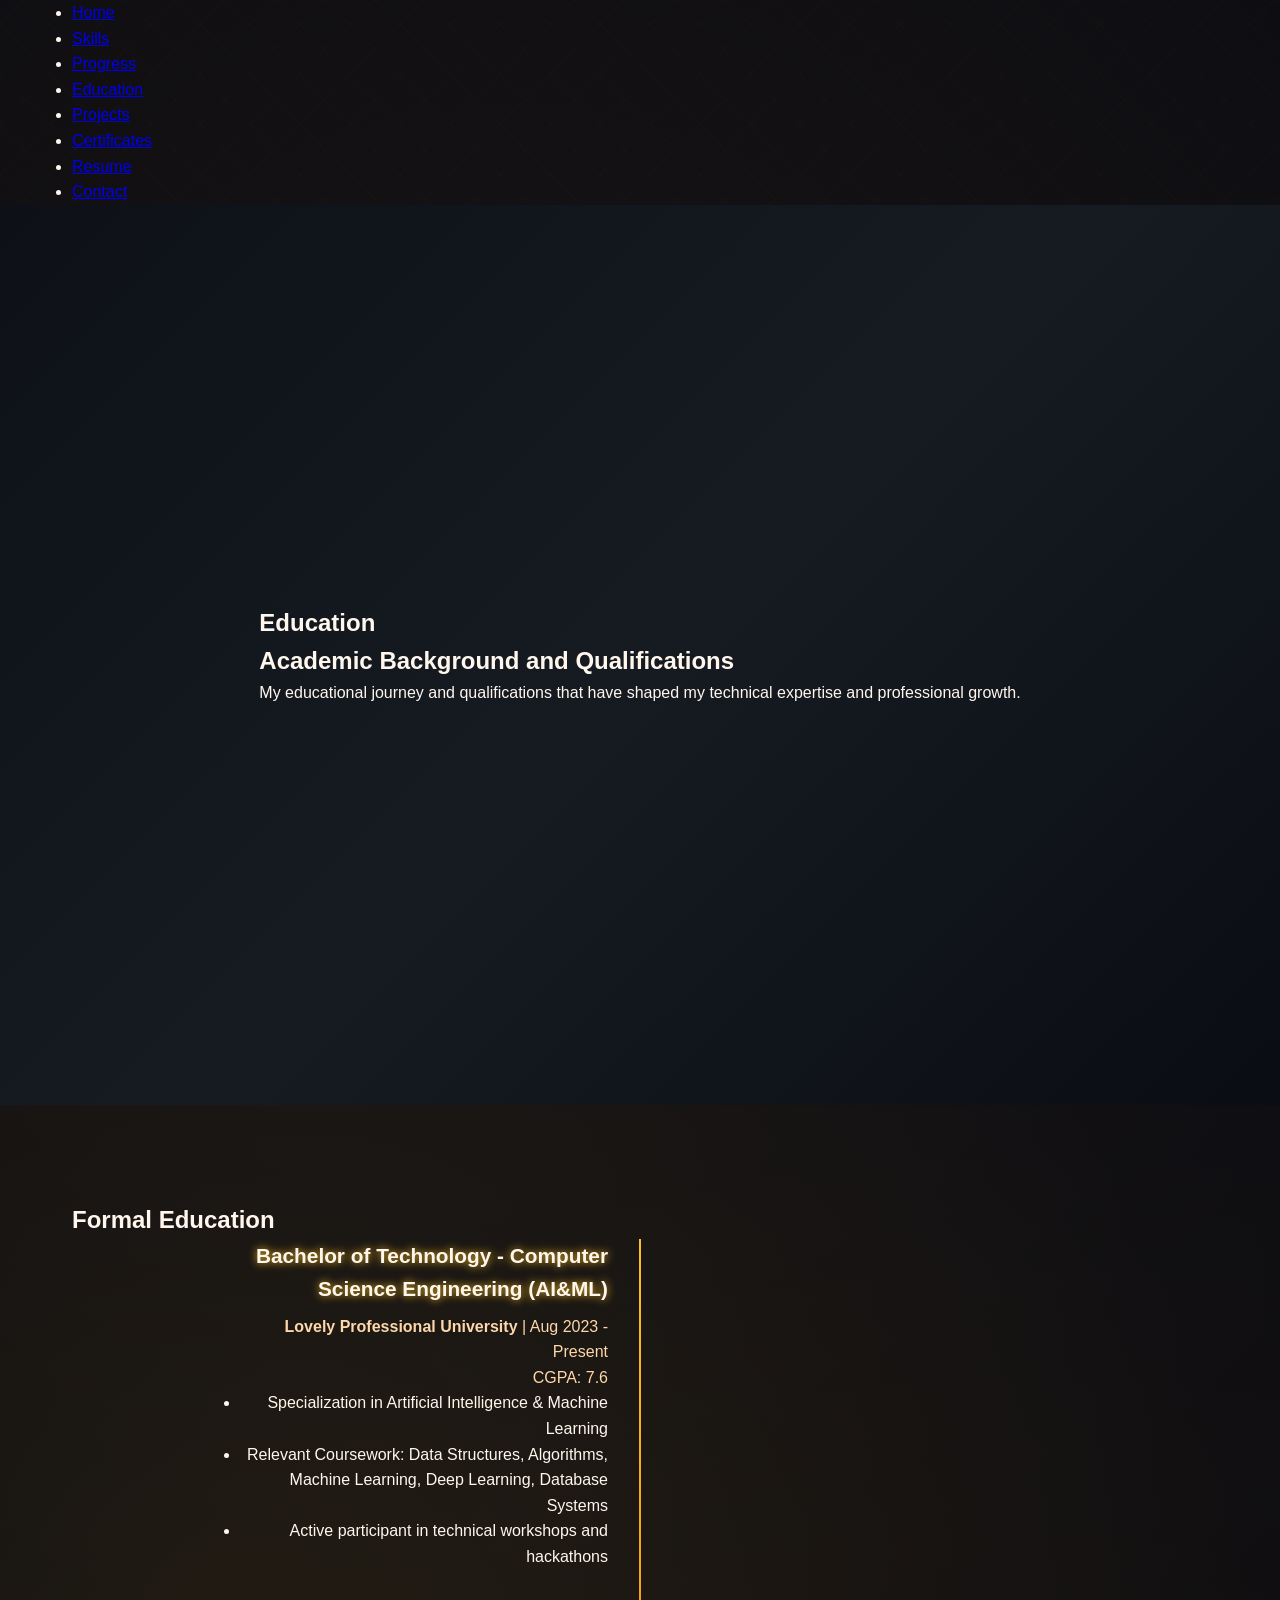
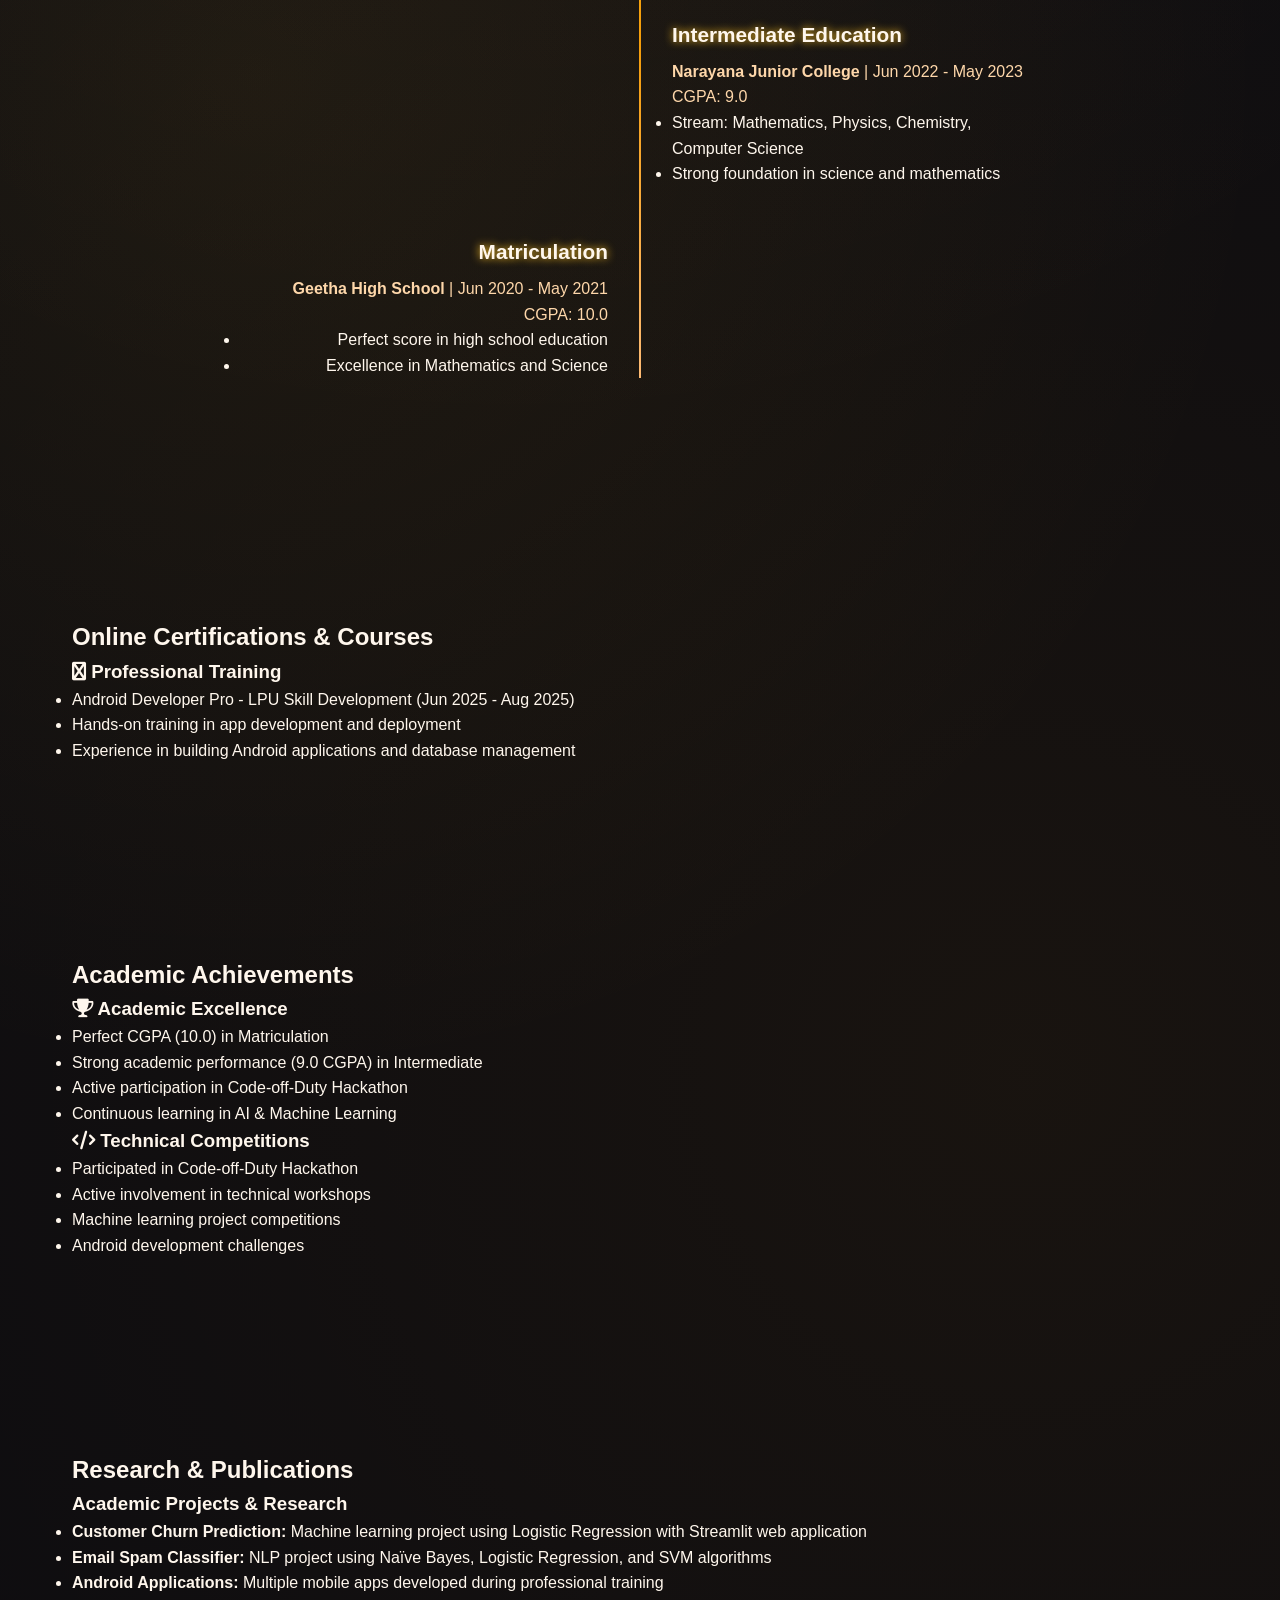
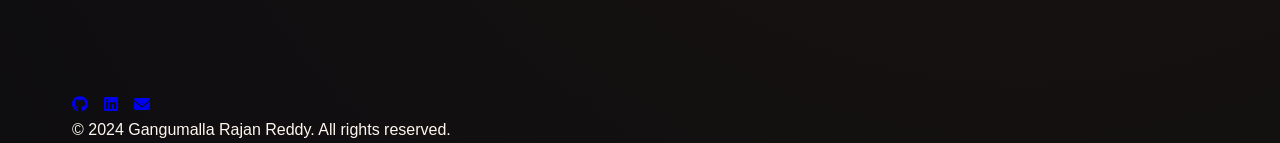
<file: education.html>
<!DOCTYPE html>
<html lang="en">
<head>
    <meta charset="UTF-8">
    <meta name="viewport" content="width=device-width, initial-scale=1.0">
    <title>Education | Gangumalla Rajan Reddy Portfolio</title>
    <link rel="stylesheet" href="styles.css">
    <link rel="stylesheet" href="https://cdnjs.cloudflare.com/ajax/libs/font-awesome/6.0.0/css/all.min.css">
</head>
<body>
    <nav>
        <div class="container">
            <ul>
                <li><a href="index.html">Home</a></li>
                <li><a href="skills.html">Skills</a></li>
                <li><a href="progress.html">Progress</a></li>
                <li><a href="education.html" class="active">Education</a></li>
                <li><a href="projects.html">Projects</a></li>
                <li><a href="certificates.html">Certificates</a></li>
                <li><a href="resume.html">Resume</a></li>
                <li><a href="contact.html">Contact</a></li>
            </ul>
        </div>
    </nav>

    <section class="hero">
        <div class="container">
            <h1>Education</h1>
            <h2>Academic Background and Qualifications</h2>
            <p>My educational journey and qualifications that have shaped my technical expertise and professional growth.</p>
        </div>
    </section>

    <main>
        <div class="container">
            <section id="formal-education">
                <h2>Formal Education</h2>
                <div class="timeline">
                    <div class="timeline-item">
                        <div class="timeline-content">
                            <h3>Bachelor of Technology - Computer Science Engineering (AI&ML)</h3>
                            <p><strong>Lovely Professional University</strong> | Aug 2023 - Present</p>
                            <p>CGPA: 7.6</p>
                            <ul>
                                <li>Specialization in Artificial Intelligence & Machine Learning</li>
                                <li>Relevant Coursework: Data Structures, Algorithms, Machine Learning, Deep Learning, Database Systems</li>
                                <li>Active participant in technical workshops and hackathons</li>
                            </ul>
                        </div>
                    </div>
                    <div class="timeline-item">
                        <div class="timeline-content">
                            <h3>Intermediate Education</h3>
                            <p><strong>Narayana Junior College</strong> | Jun 2022 - May 2023</p>
                            <p>CGPA: 9.0</p>
                            <ul>
                                <li>Stream: Mathematics, Physics, Chemistry, Computer Science</li>
                                <li>Strong foundation in science and mathematics</li>
                            </ul>
                        </div>
                    </div>
                    <div class="timeline-item">
                        <div class="timeline-content">
                            <h3>Matriculation</h3>
                            <p><strong>Geetha High School</strong> | Jun 2020 - May 2021</p>
                            <p>CGPA: 10.0</p>
                            <ul>
                                <li>Perfect score in high school education</li>
                                <li>Excellence in Mathematics and Science</li>
                            </ul>
                        </div>
                    </div>
                </div>
            </section>

            <section id="online-certifications">
                <h2>Online Certifications & Courses</h2>
                <div class="grid">
                    <div class="card">
                        <h3><i class="fab fa-graduation-cap"></i> Professional Training</h3>
                        <ul>
                            <li>Android Developer Pro - LPU Skill Development (Jun 2025 - Aug 2025)</li>
                            <li>Hands-on training in app development and deployment</li>
                            <li>Experience in building Android applications and database management</li>
                        </ul>
                    </div>
                </div>
            </section>

            <section id="achievements">
                <h2>Academic Achievements</h2>
                <div class="grid">
                    <div class="card">
                        <h3><i class="fas fa-trophy"></i> Academic Excellence</h3>
                        <ul>
                            <li>Perfect CGPA (10.0) in Matriculation</li>
                            <li>Strong academic performance (9.0 CGPA) in Intermediate</li>
                            <li>Active participation in Code-off-Duty Hackathon</li>
                            <li>Continuous learning in AI & Machine Learning</li>
                        </ul>
                    </div>
                    <div class="card">
                        <h3><i class="fas fa-code"></i> Technical Competitions</h3>
                        <ul>
                            <li>Participated in Code-off-Duty Hackathon</li>
                            <li>Active involvement in technical workshops</li>
                            <li>Machine learning project competitions</li>
                            <li>Android development challenges</li>
                        </ul>
                    </div>
                </div>
            </section>

            <section id="research-publications">
                <h2>Research & Publications</h2>
                <div class="card">
                    <h3>Academic Projects & Research</h3>
                    <ul>
                        <li><strong>Customer Churn Prediction:</strong> Machine learning project using Logistic Regression with Streamlit web application</li>
                        <li><strong>Email Spam Classifier:</strong> NLP project using Naïve Bayes, Logistic Regression, and SVM algorithms</li>
                        <li><strong>Android Applications:</strong> Multiple mobile apps developed during professional training</li>
                    </ul>
                </div>
            </section>
        </div>
    </main>

    <footer>
        <div class="container">
            <div class="social-links">
                <a href="https://github.com/RajanReddyGangumalla" target="_blank"><i class="fab fa-github"></i></a>
                <a href="https://linkedin.com/in/rajanreddy08" target="_blank"><i class="fab fa-linkedin"></i></a>
                <a href="mailto:rajanreddyg53@gmail.com"><i class="fas fa-envelope"></i></a>
            </div>
            <p>&copy; 2024 Gangumalla Rajan Reddy. All rights reserved.</p>
        </div>
    </footer>

    <script>
        // Add active class to navigation based on current page
        document.addEventListener('DOMContentLoaded', function() {
            const currentPage = window.location.pathname.split('/').pop() || 'index.html';
            const navLinks = document.querySelectorAll('nav ul li a');
            
            navLinks.forEach(link => {
                link.classList.remove('active');
                if (link.getAttribute('href') === currentPage) {
                    link.classList.add('active');
                }
            });
        });
    </script>
</body>
</html>
</file>
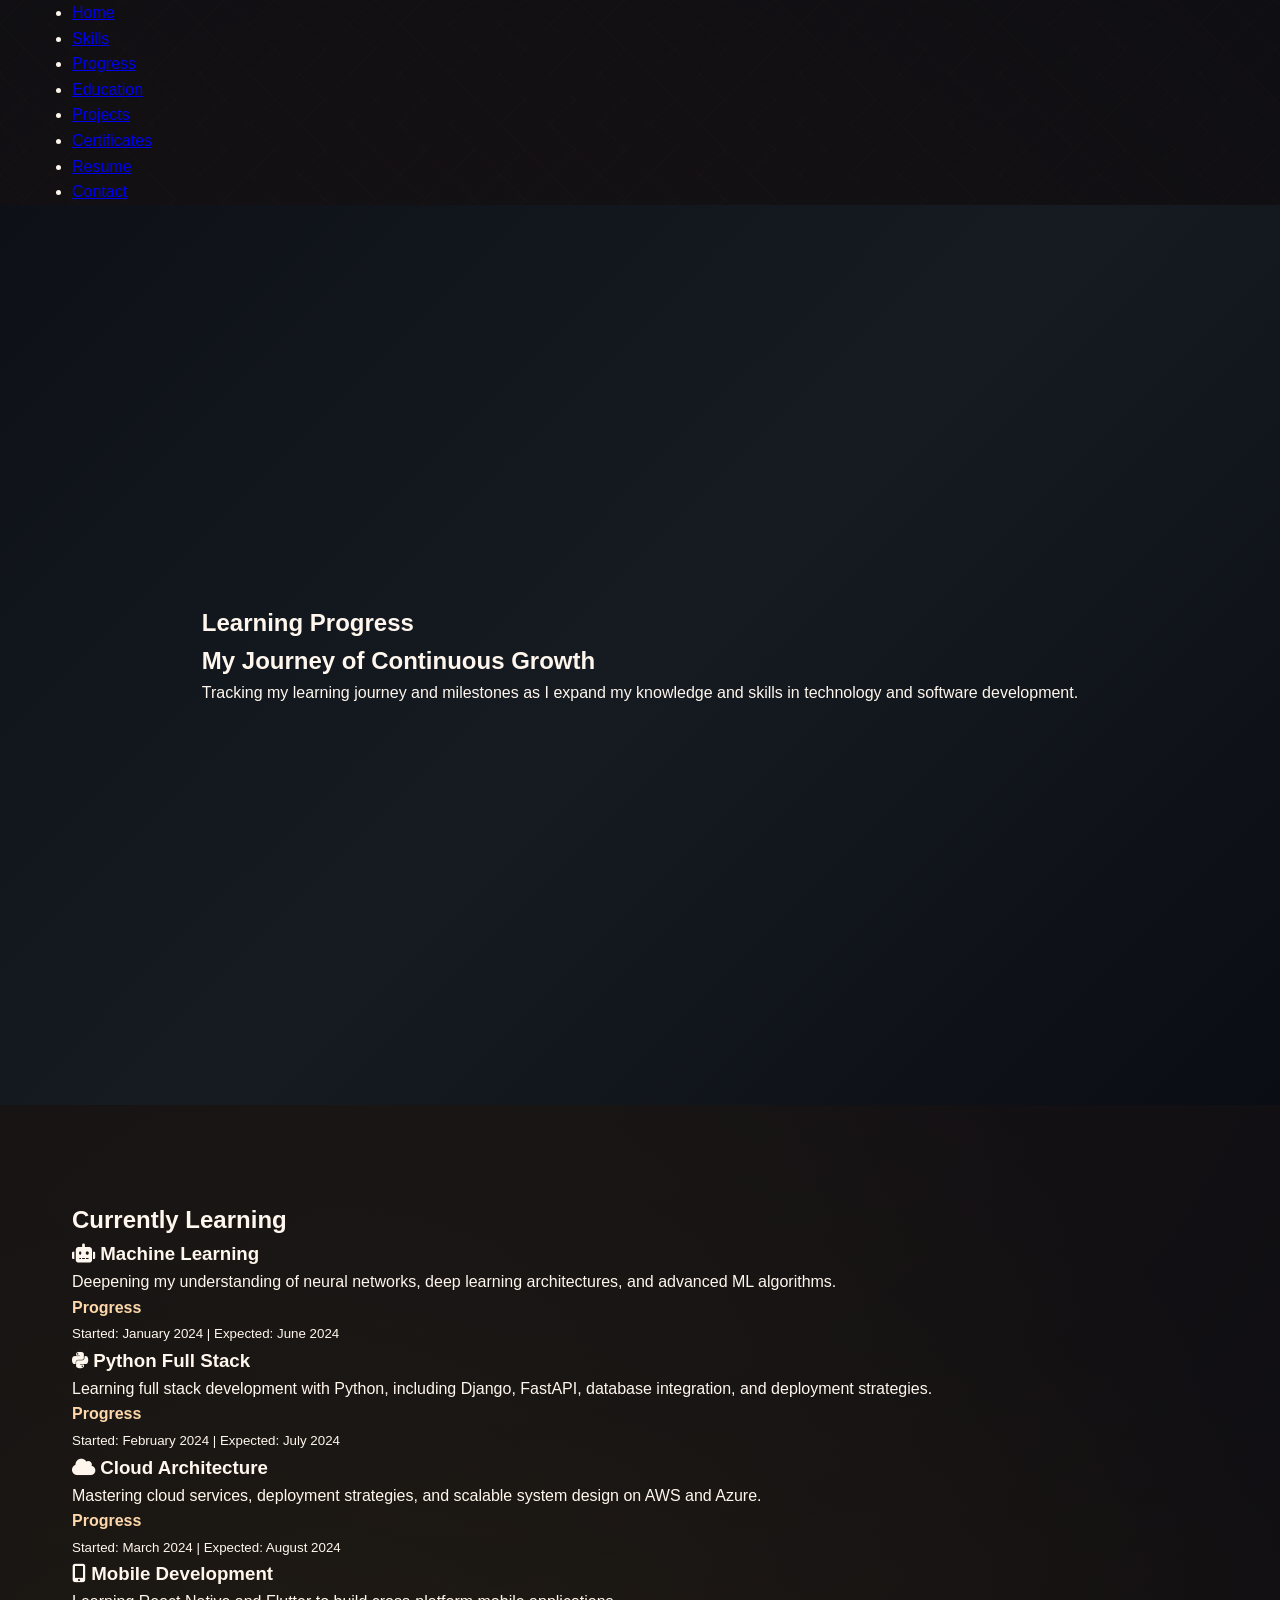
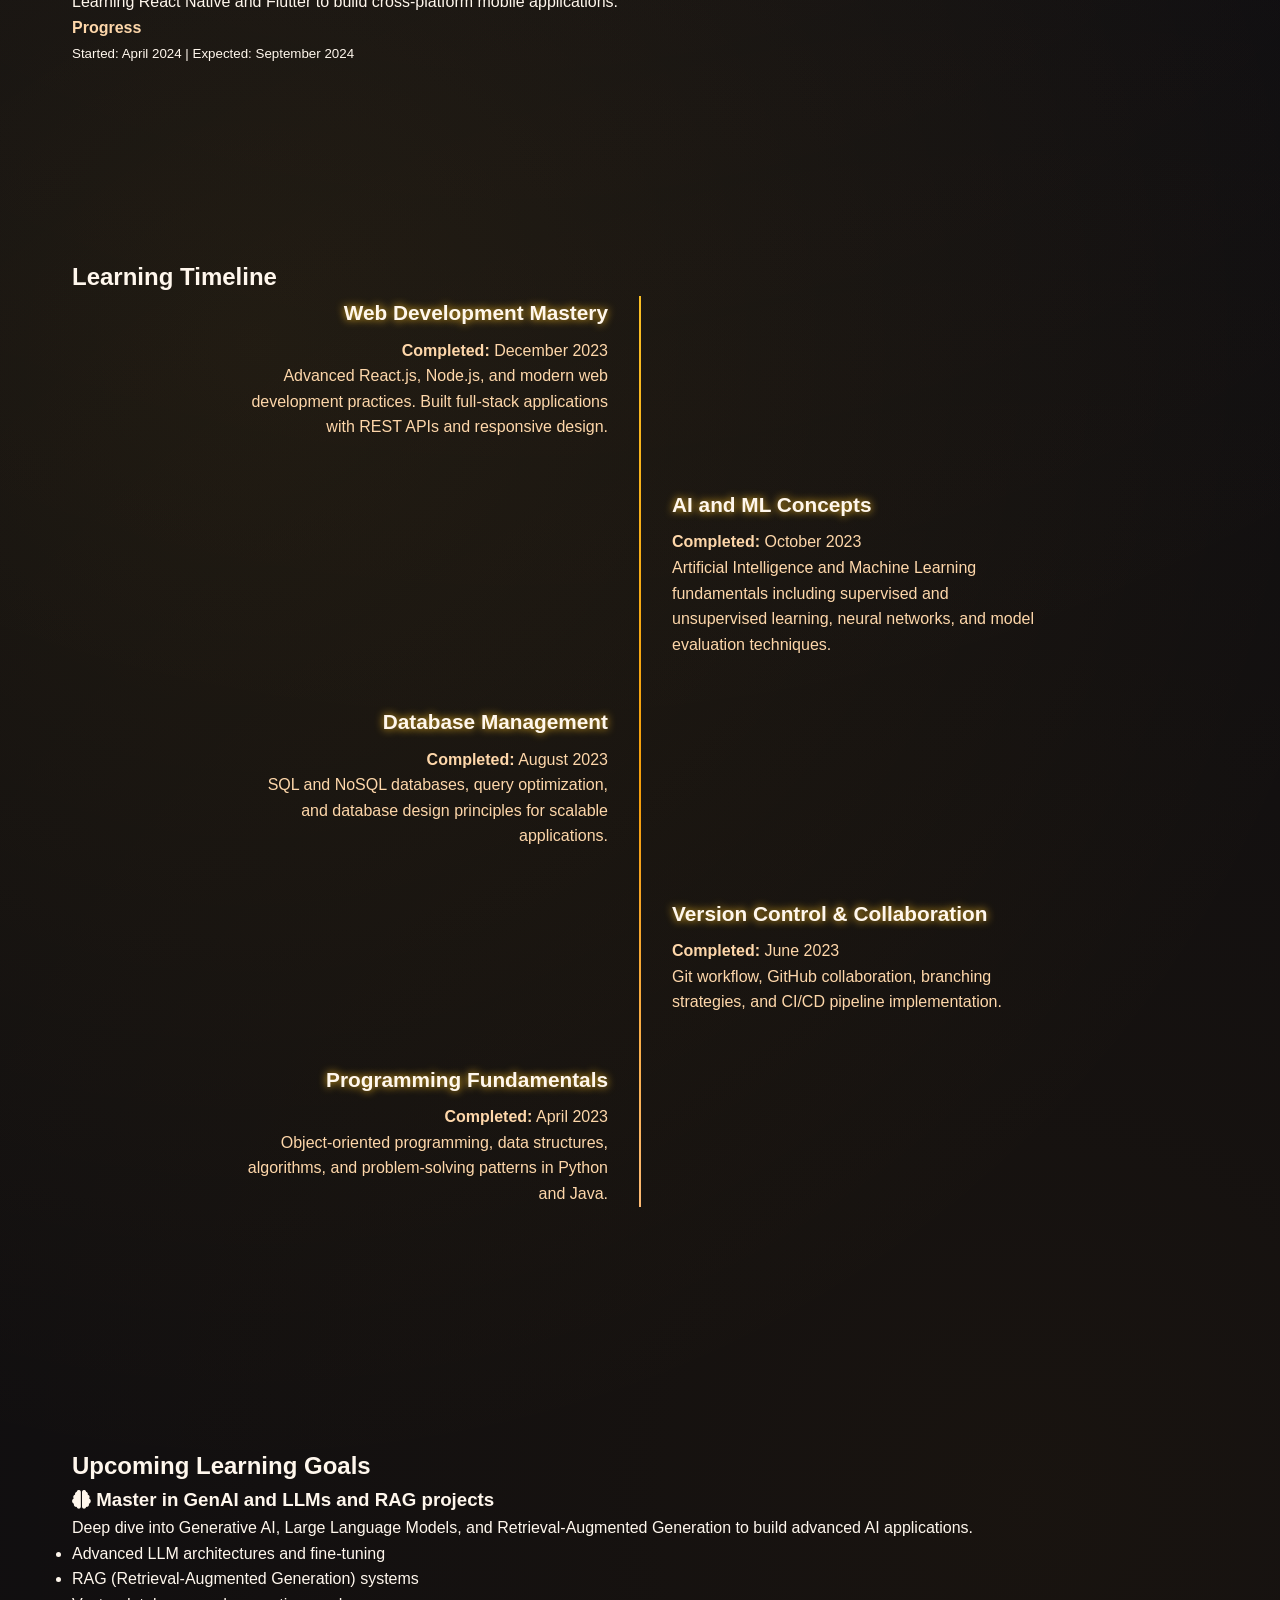
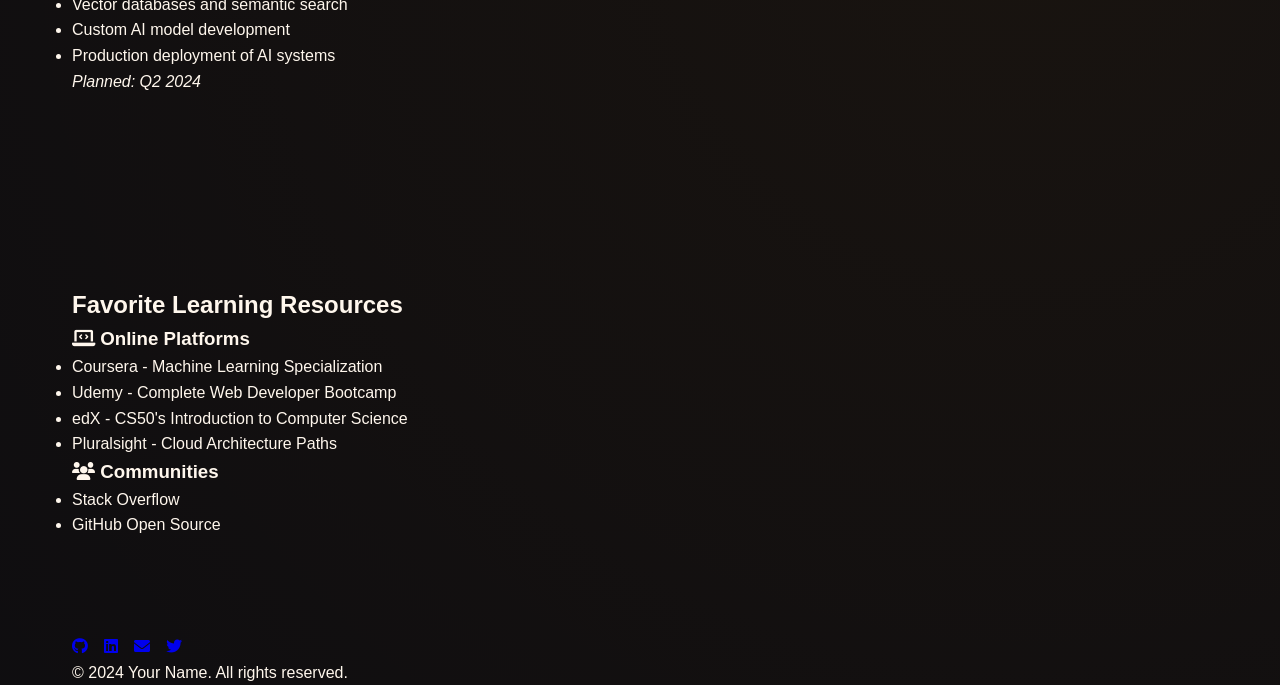
<file: progress.html>
<!DOCTYPE html>
<html lang="en">
<head>
    <meta charset="UTF-8">
    <meta name="viewport" content="width=device-width, initial-scale=1.0">
    <title>Progress | Your Name Portfolio</title>
    <link rel="stylesheet" href="styles.css">
    <link rel="stylesheet" href="https://cdnjs.cloudflare.com/ajax/libs/font-awesome/6.0.0/css/all.min.css">
</head>
<body>
    <nav>
        <div class="container">
            <ul>
                <li><a href="index.html">Home</a></li>
                <li><a href="skills.html">Skills</a></li>
                <li><a href="progress.html" class="active">Progress</a></li>
                <li><a href="education.html">Education</a></li>
                <li><a href="projects.html">Projects</a></li>
                <li><a href="certificates.html">Certificates</a></li>
                <li><a href="resume.html">Resume</a></li>
                <li><a href="contact.html">Contact</a></li>
            </ul>
        </div>
    </nav>

    <section class="hero">
        <div class="container">
            <h1>Learning Progress</h1>
            <h2>My Journey of Continuous Growth</h2>
            <p>Tracking my learning journey and milestones as I expand my knowledge and skills in technology and software development.</p>
        </div>
    </section>

    <main>
        <div class="container">
            <section id="current-learning">
                <h2>Currently Learning</h2>
                <div class="grid">
                    <div class="card">
                        <h3><i class="fas fa-robot"></i> Machine Learning</h3>
                        <p>Deepening my understanding of neural networks, deep learning architectures, and advanced ML algorithms.</p>
                        <div class="skill-item">
                            <div class="skill-name">Progress</div>
                            <div class="skill-bar">
                                <div class="skill-progress" style="width: 65%"></div>
                            </div>
                        </div>
                        <p><small>Started: January 2024 | Expected: June 2024</small></p>
                    </div>
                    <div class="card">
                        <h3><i class="fab fa-python"></i> Python Full Stack</h3>
                        <p>Learning full stack development with Python, including Django, FastAPI, database integration, and deployment strategies.</p>
                        <div class="skill-item">
                            <div class="skill-name">Progress</div>
                            <div class="skill-bar">
                                <div class="skill-progress" style="width: 40%"></div>
                            </div>
                        </div>
                        <p><small>Started: February 2024 | Expected: July 2024</small></p>
                    </div>
                    <div class="card">
                        <h3><i class="fas fa-cloud"></i> Cloud Architecture</h3>
                        <p>Mastering cloud services, deployment strategies, and scalable system design on AWS and Azure.</p>
                        <div class="skill-item">
                            <div class="skill-name">Progress</div>
                            <div class="skill-bar">
                                <div class="skill-progress" style="width: 45%"></div>
                            </div>
                        </div>
                        <p><small>Started: March 2024 | Expected: August 2024</small></p>
                    </div>
                    <div class="card">
                        <h3><i class="fas fa-mobile-alt"></i> Mobile Development</h3>
                        <p>Learning React Native and Flutter to build cross-platform mobile applications.</p>
                        <div class="skill-item">
                            <div class="skill-name">Progress</div>
                            <div class="skill-bar">
                                <div class="skill-progress" style="width: 30%"></div>
                            </div>
                        </div>
                        <p><small>Started: April 2024 | Expected: September 2024</small></p>
                    </div>
                </div>
            </section>

            <section id="learning-timeline">
                <h2>Learning Timeline</h2>
                <div class="timeline">
                    <div class="timeline-item">
                        <div class="timeline-content">
                            <h3>Web Development Mastery</h3>
                            <p><strong>Completed:</strong> December 2023</p>
                            <p>Advanced React.js, Node.js, and modern web development practices. Built full-stack applications with REST APIs and responsive design.</p>
                        </div>
                    </div>
                    <div class="timeline-item">
                        <div class="timeline-content">
                            <h3>AI and ML Concepts</h3>
                            <p><strong>Completed:</strong> October 2023</p>
                            <p>Artificial Intelligence and Machine Learning fundamentals including supervised and unsupervised learning, neural networks, and model evaluation techniques.</p>
                        </div>
                    </div>
                    <div class="timeline-item">
                        <div class="timeline-content">
                            <h3>Database Management</h3>
                            <p><strong>Completed:</strong> August 2023</p>
                            <p>SQL and NoSQL databases, query optimization, and database design principles for scalable applications.</p>
                        </div>
                    </div>
                    <div class="timeline-item">
                        <div class="timeline-content">
                            <h3>Version Control & Collaboration</h3>
                            <p><strong>Completed:</strong> June 2023</p>
                            <p>Git workflow, GitHub collaboration, branching strategies, and CI/CD pipeline implementation.</p>
                        </div>
                    </div>
                    <div class="timeline-item">
                        <div class="timeline-content">
                            <h3>Programming Fundamentals</h3>
                            <p><strong>Completed:</strong> April 2023</p>
                            <p>Object-oriented programming, data structures, algorithms, and problem-solving patterns in Python and Java.</p>
                        </div>
                    </div>
                </div>
            </section>

            <section id="upcoming-goals">
                <h2>Upcoming Learning Goals</h2>
                <div class="grid">
                    <div class="card">
                        <h3><i class="fas fa-brain"></i> Master in GenAI and LLMs and RAG projects</h3>
                        <p>Deep dive into Generative AI, Large Language Models, and Retrieval-Augmented Generation to build advanced AI applications.</p>
                        <ul>
                            <li>Advanced LLM architectures and fine-tuning</li>
                            <li>RAG (Retrieval-Augmented Generation) systems</li>
                            <li>Vector databases and semantic search</li>
                            <li>Custom AI model development</li>
                            <li>Production deployment of AI systems</li>
                        </ul>
                        <p><em>Planned: Q2 2024</em></p>
                    </div>
                </div>
            </section>

            <section id="learning-resources">
                <h2>Favorite Learning Resources</h2>
                <div class="grid">
                    <div class="card">
                        <h3><i class="fas fa-laptop-code"></i> Online Platforms</h3>
                        <ul>
                            <li>Coursera - Machine Learning Specialization</li>
                            <li>Udemy - Complete Web Developer Bootcamp</li>
                            <li>edX - CS50's Introduction to Computer Science</li>
                            <li>Pluralsight - Cloud Architecture Paths</li>
                        </ul>
                    </div>
                    <div class="card">
                        <h3><i class="fas fa-users"></i> Communities</h3>
                        <ul>
                            <li>Stack Overflow</li>
                            <li>GitHub Open Source</li>
                        </ul>
                    </div>
                </div>
            </section>
        </div>
    </main>

    <footer>
        <div class="container">
            <div class="social-links">
                <a href="https://github.com/yourusername" target="_blank"><i class="fab fa-github"></i></a>
                <a href="https://linkedin.com/in/yourusername" target="_blank"><i class="fab fa-linkedin"></i></a>
                <a href="mailto:your.email@example.com"><i class="fas fa-envelope"></i></a>
                <a href="https://twitter.com/yourusername" target="_blank"><i class="fab fa-twitter"></i></a>
            </div>
            <p>&copy; 2024 Your Name. All rights reserved.</p>
        </div>
    </footer>

    <script>
        // Add active class to navigation based on current page
        document.addEventListener('DOMContentLoaded', function() {
            const currentPage = window.location.pathname.split('/').pop() || 'index.html';
            const navLinks = document.querySelectorAll('nav ul li a');
            
            navLinks.forEach(link => {
                link.classList.remove('active');
                if (link.getAttribute('href') === currentPage) {
                    link.classList.add('active');
                }
            });

            // Animate progress bars on scroll
            const observerOptions = {
                threshold: 0.5,
                rootMargin: '0px 0px -100px 0px'
            };

            const observer = new IntersectionObserver(function(entries) {
                entries.forEach(entry => {
                    if (entry.isIntersecting) {
                        const progressBars = entry.target.querySelectorAll('.skill-progress');
                        progressBars.forEach(bar => {
                            const width = bar.style.width;
                            bar.style.width = '0%';
                            setTimeout(() => {
                                bar.style.width = width;
                            }, 100);
                        });
                    }
                });
            }, observerOptions);

            document.querySelectorAll('.card').forEach(card => {
                observer.observe(card);
            });
        });
    </script>
</body>
</html>
</file>
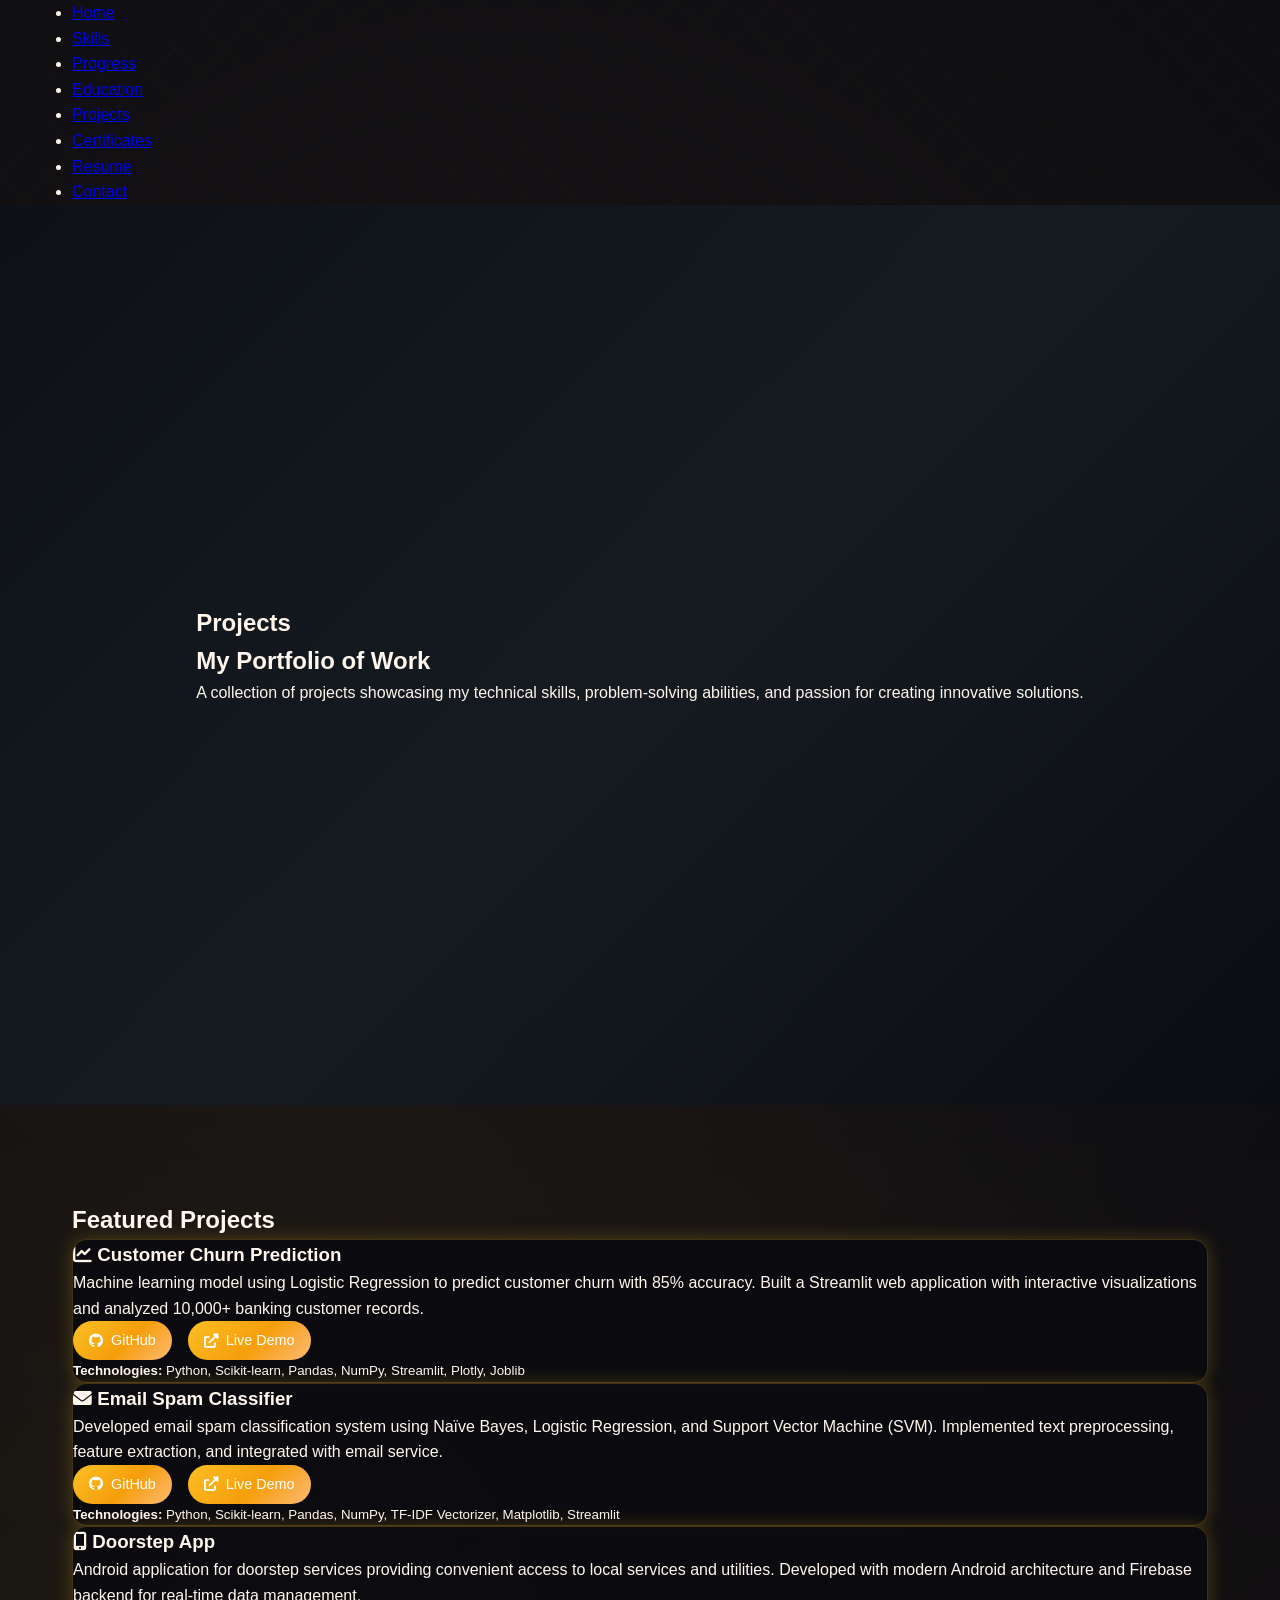
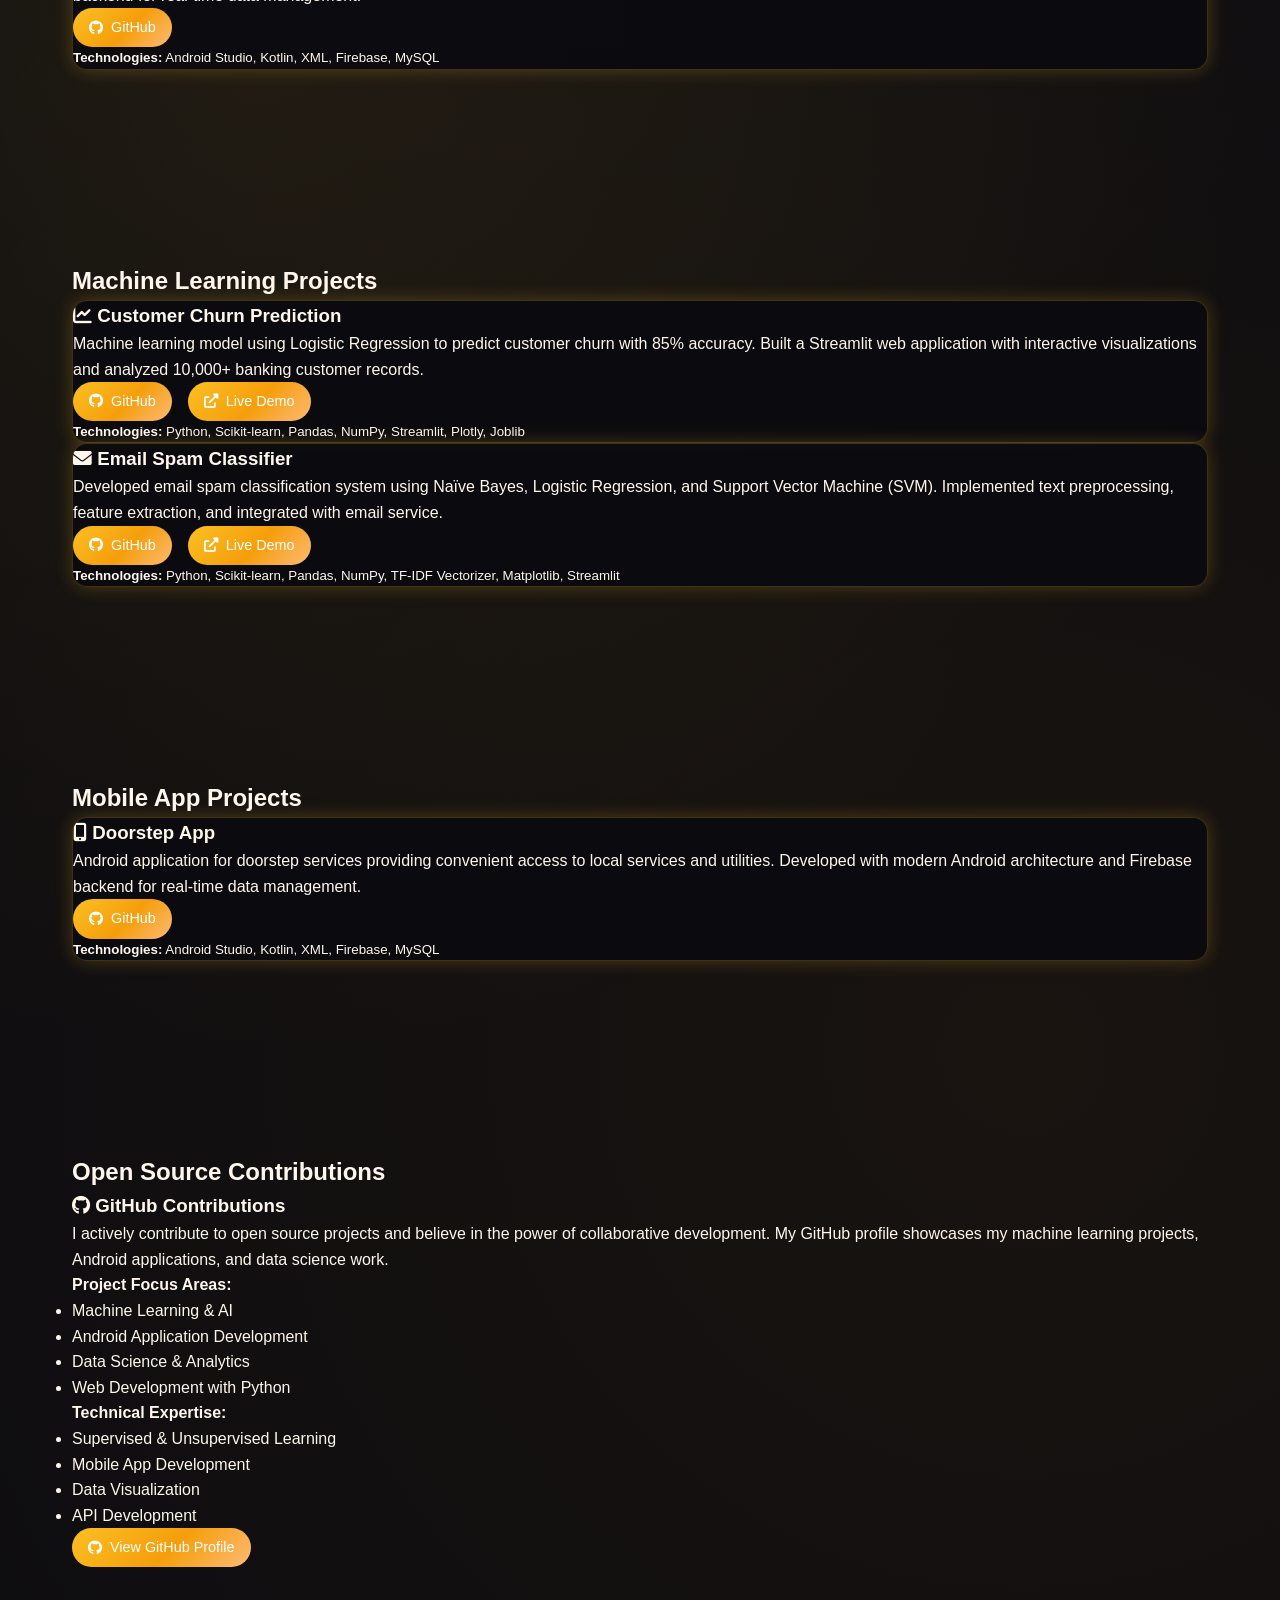
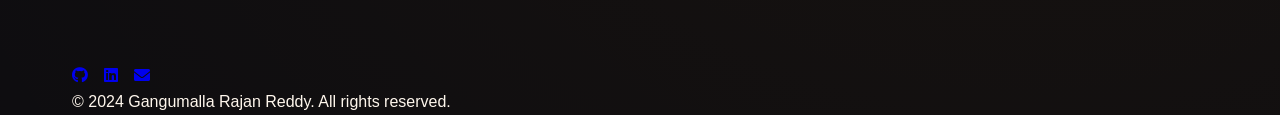
<file: projects.html>
<!DOCTYPE html>
<html lang="en">
<head>
    <meta charset="UTF-8">
    <meta name="viewport" content="width=device-width, initial-scale=1.0">
    <title>Projects | Gangumalla Rajan Reddy Portfolio</title>
    <link rel="stylesheet" href="styles.css">
    <link rel="stylesheet" href="https://cdnjs.cloudflare.com/ajax/libs/font-awesome/6.0.0/css/all.min.css">
</head>
<body>
    <nav>
        <div class="container">
            <ul>
                <li><a href="index.html">Home</a></li>
                <li><a href="skills.html">Skills</a></li>
                <li><a href="progress.html">Progress</a></li>
                <li><a href="education.html">Education</a></li>
                <li><a href="projects.html" class="active">Projects</a></li>
                <li><a href="certificates.html">Certificates</a></li>
                <li><a href="resume.html">Resume</a></li>
                <li><a href="contact.html">Contact</a></li>
            </ul>
        </div>
    </nav>

    <section class="hero">
        <div class="container">
            <h1>Projects</h1>
            <h2>My Portfolio of Work</h2>
            <p>A collection of projects showcasing my technical skills, problem-solving abilities, and passion for creating innovative solutions.</p>
        </div>
    </section>

    <main>
        <div class="container">
            <section id="featured-projects">
                <h2>Featured Projects</h2>
                <div class="grid">
                    <div class="card project-card">
                        <h3><i class="fas fa-chart-line"></i> Customer Churn Prediction</h3>
                        <p>Machine learning model using Logistic Regression to predict customer churn with 85% accuracy. Built a Streamlit web application with interactive visualizations and analyzed 10,000+ banking customer records.</p>
                        <div class="project-links">
                            <a href="https://github.com/RajanReddyGangumalla/Customer-Churn-Prediction-ML-master" target="_blank" class="project-link">
                                <i class="fab fa-github"></i> GitHub
                            </a>
                            <a href="https://customer-churn-prediction-rajan.streamlit.app/" target="_blank" class="project-link">
                                <i class="fas fa-external-link-alt"></i> Live Demo
                            </a>
                        </div>
                        <div class="skill-item">
                            <small><strong>Technologies:</strong> Python, Scikit-learn, Pandas, NumPy, Streamlit, Plotly, Joblib</small>
                        </div>
                    </div>

                    <div class="card project-card">
                        <h3><i class="fas fa-envelope"></i> Email Spam Classifier</h3>
                        <p>Developed email spam classification system using Naïve Bayes, Logistic Regression, and Support Vector Machine (SVM). Implemented text preprocessing, feature extraction, and integrated with email service.</p>
                        <div class="project-links">
                            <a href="https://github.com/RajanReddyGangumalla/spam-email-classifier-main" target="_blank" class="project-link">
                                <i class="fab fa-github"></i> GitHub
                            </a>
                            <a href="https://spam-email-classifier-rajan.streamlit.app/" target="_blank" class="project-link">
                                <i class="fas fa-external-link-alt"></i> Live Demo
                            </a>
                        </div>
                        <div class="skill-item">
                            <small><strong>Technologies:</strong> Python, Scikit-learn, Pandas, NumPy, TF-IDF Vectorizer, Matplotlib, Streamlit</small>
                        </div>
                    </div>

                    <div class="card project-card">
                        <h3><i class="fas fa-mobile-alt"></i> Doorstep App</h3>
                        <p>Android application for doorstep services providing convenient access to local services and utilities. Developed with modern Android architecture and Firebase backend for real-time data management.</p>
                        <div class="project-links">
                            <a href="https://github.com/RajanReddyGangumalla/DoorStep" target="_blank" class="project-link">
                                <i class="fab fa-github"></i> GitHub
                            </a>
                        </div>
                        <div class="skill-item">
                            <small><strong>Technologies:</strong> Android Studio, Kotlin, XML, Firebase, MySQL</small>
                        </div>
                    </div>
                </div>
            </section>

            <section id="machine-learning-projects">
                <h2>Machine Learning Projects</h2>
                <div class="grid">
                    <div class="card project-card">
                        <h3><i class="fas fa-chart-line"></i> Customer Churn Prediction</h3>
                        <p>Machine learning model using Logistic Regression to predict customer churn with 85% accuracy. Built a Streamlit web application with interactive visualizations and analyzed 10,000+ banking customer records.</p>
                        <div class="project-links">
                            <a href="https://github.com/RajanReddyGangumalla/Customer-Churn-Prediction-ML-master" target="_blank" class="project-link">
                                <i class="fab fa-github"></i> GitHub
                            </a>
                            <a href="https://customer-churn-prediction-rajan.streamlit.app/" target="_blank" class="project-link">
                                <i class="fas fa-external-link-alt"></i> Live Demo
                            </a>
                        </div>
                        <div class="skill-item">
                            <small><strong>Technologies:</strong> Python, Scikit-learn, Pandas, NumPy, Streamlit, Plotly, Joblib</small>
                        </div>
                    </div>

                    <div class="card project-card">
                        <h3><i class="fas fa-envelope"></i> Email Spam Classifier</h3>
                        <p>Developed email spam classification system using Naïve Bayes, Logistic Regression, and Support Vector Machine (SVM). Implemented text preprocessing, feature extraction, and integrated with email service.</p>
                        <div class="project-links">
                            <a href="https://github.com/RajanReddyGangumalla/spam-email-classifier-main" target="_blank" class="project-link">
                                <i class="fab fa-github"></i> GitHub
                            </a>
                            <a href="https://spam-email-classifier-rajan.streamlit.app/" target="_blank" class="project-link">
                                <i class="fas fa-external-link-alt"></i> Live Demo
                            </a>
                        </div>
                        <div class="skill-item">
                            <small><strong>Technologies:</strong> Python, Scikit-learn, Pandas, NumPy, TF-IDF Vectorizer, Matplotlib, Streamlit</small>
                        </div>
                    </div>
                </div>
            </section>

            <section id="mobile-projects">
                <h2>Mobile App Projects</h2>
                <div class="grid">
                    <div class="card project-card">
                        <h3><i class="fas fa-mobile-alt"></i> Doorstep App</h3>
                        <p>Android application for doorstep services providing convenient access to local services and utilities. Developed with modern Android architecture and Firebase backend for real-time data management.</p>
                        <div class="project-links">
                            <a href="https://github.com/RajanReddyGangumalla/DoorStep" target="_blank" class="project-link">
                                <i class="fab fa-github"></i> GitHub
                            </a>
                        </div>
                        <div class="skill-item">
                            <small><strong>Technologies:</strong> Android Studio, Kotlin, XML, Firebase, MySQL</small>
                        </div>
                    </div>
                </div>
            </section>

            <section id="open-source">
                <h2>Open Source Contributions</h2>
                <div class="card">
                    <h3><i class="fab fa-github"></i> GitHub Contributions</h3>
                    <p>I actively contribute to open source projects and believe in the power of collaborative development. My GitHub profile showcases my machine learning projects, Android applications, and data science work.</p>
                    <div class="grid">
                        <div>
                            <h4>Project Focus Areas:</h4>
                            <ul>
                                <li>Machine Learning & AI</li>
                                <li>Android Application Development</li>
                                <li>Data Science & Analytics</li>
                                <li>Web Development with Python</li>
                            </ul>
                        </div>
                        <div>
                            <h4>Technical Expertise:</h4>
                            <ul>
                                <li>Supervised & Unsupervised Learning</li>
                                <li>Mobile App Development</li>
                                <li>Data Visualization</li>
                                <li>API Development</li>
                            </ul>
                        </div>
                    </div>
                    <div class="project-links">
                        <a href="https://github.com/RajanReddyGangumalla" target="_blank" class="project-link">
                            <i class="fab fa-github"></i> View GitHub Profile
                        </a>
                    </div>
                </div>
            </section>
        </div>
    </main>

    <footer>
        <div class="container">
            <div class="social-links">
                <a href="https://github.com/RajanReddyGangumalla" target="_blank"><i class="fab fa-github"></i></a>
                <a href="https://linkedin.com/in/rajanreddy08" target="_blank"><i class="fab fa-linkedin"></i></a>
                <a href="mailto:rajanreddyg53@gmail.com"><i class="fas fa-envelope"></i></a>
            </div>
            <p>&copy; 2024 Gangumalla Rajan Reddy. All rights reserved.</p>
        </div>
    </footer>

    <script>
        // Add active class to navigation based on current page
        document.addEventListener('DOMContentLoaded', function() {
            const currentPage = window.location.pathname.split('/').pop() || 'index.html';
            const navLinks = document.querySelectorAll('nav ul li a');
            
            navLinks.forEach(link => {
                link.classList.remove('active');
                if (link.getAttribute('href') === currentPage) {
                    link.classList.add('active');
                }
            });
        });
    </script>
</body>
</html>
</file>
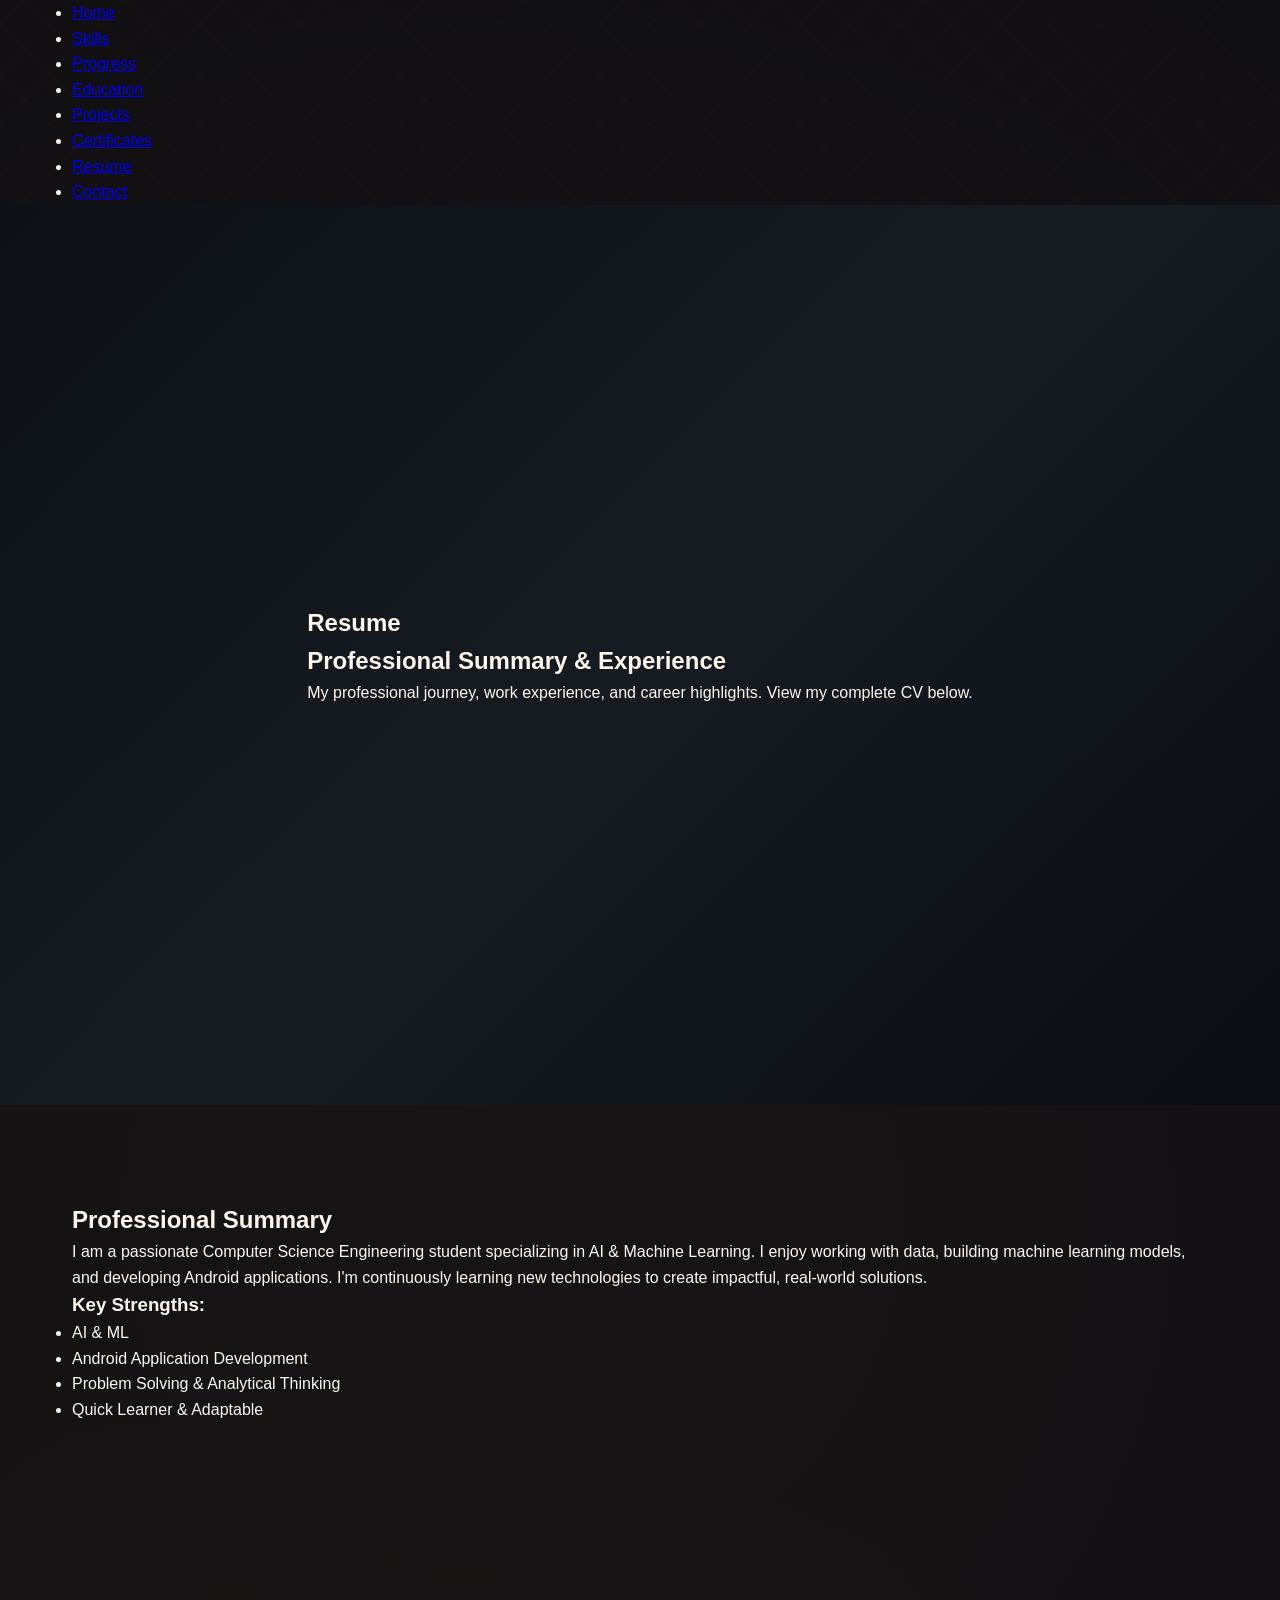
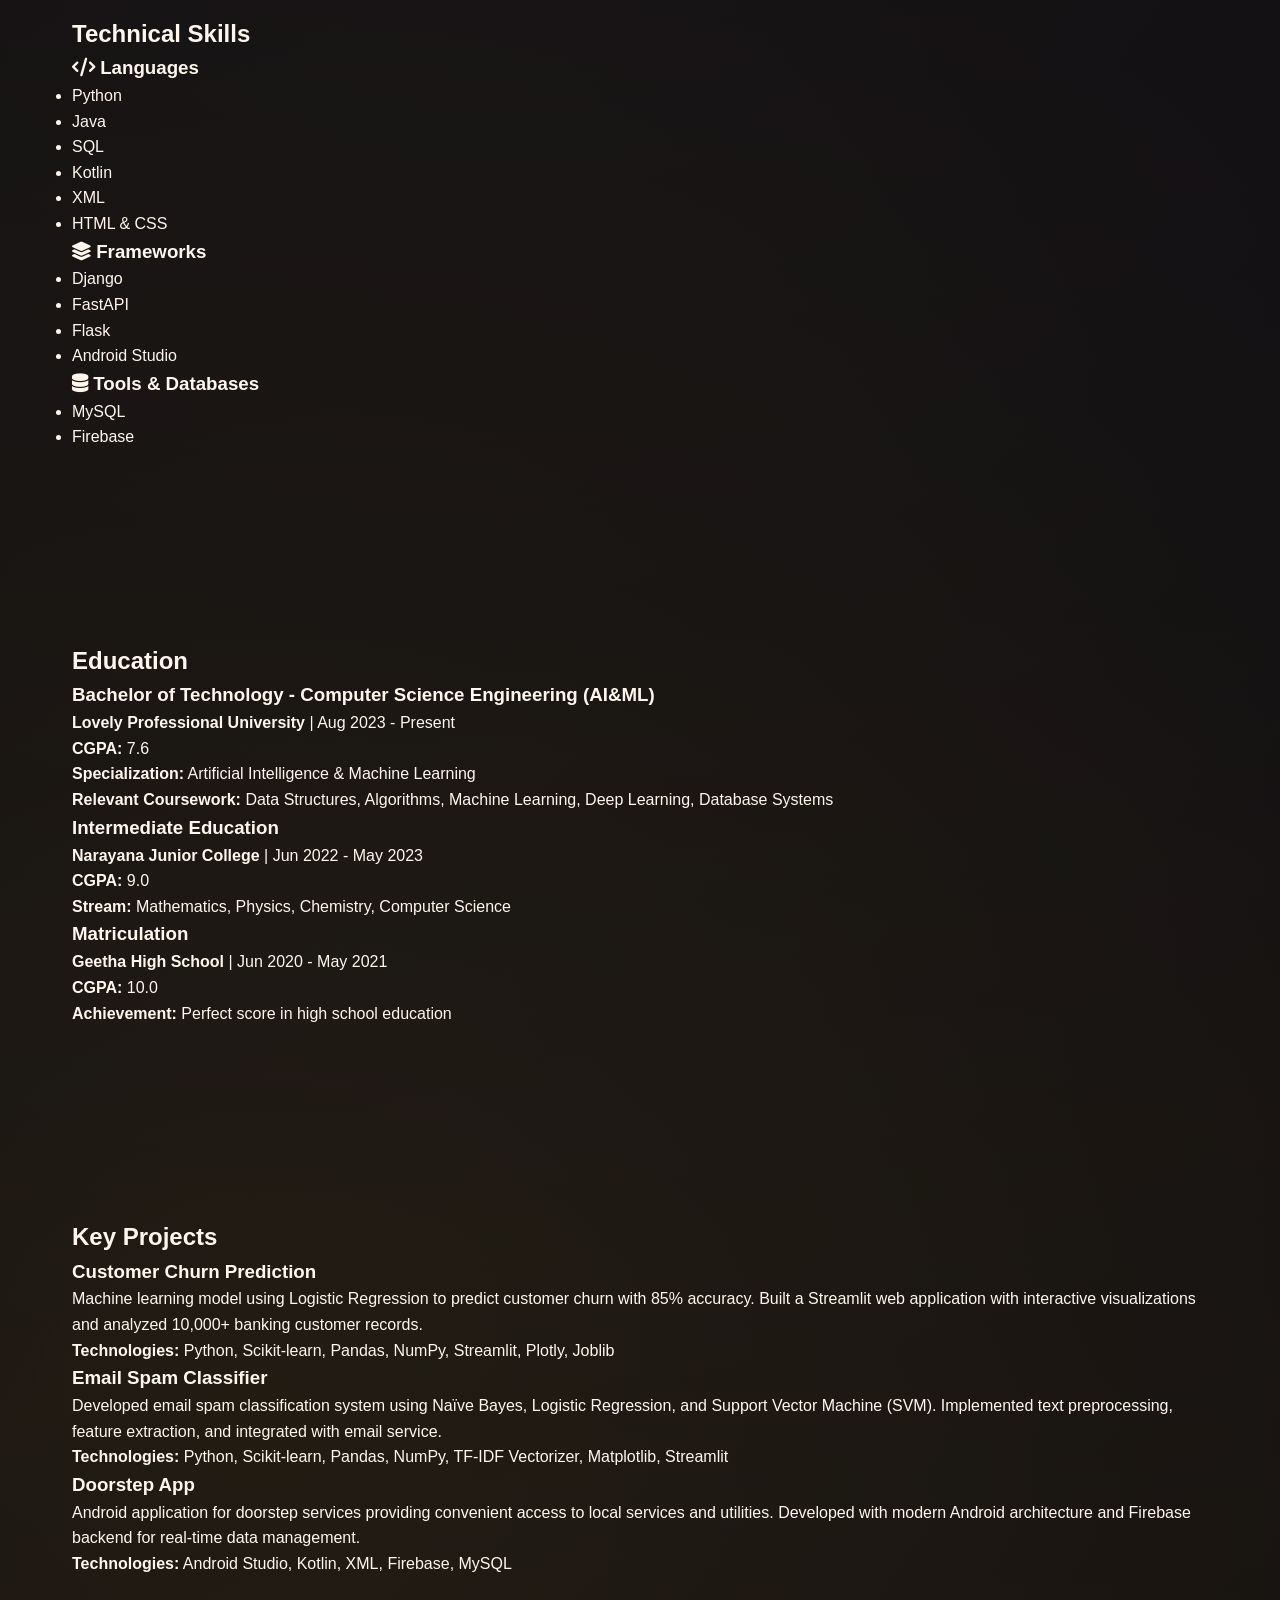
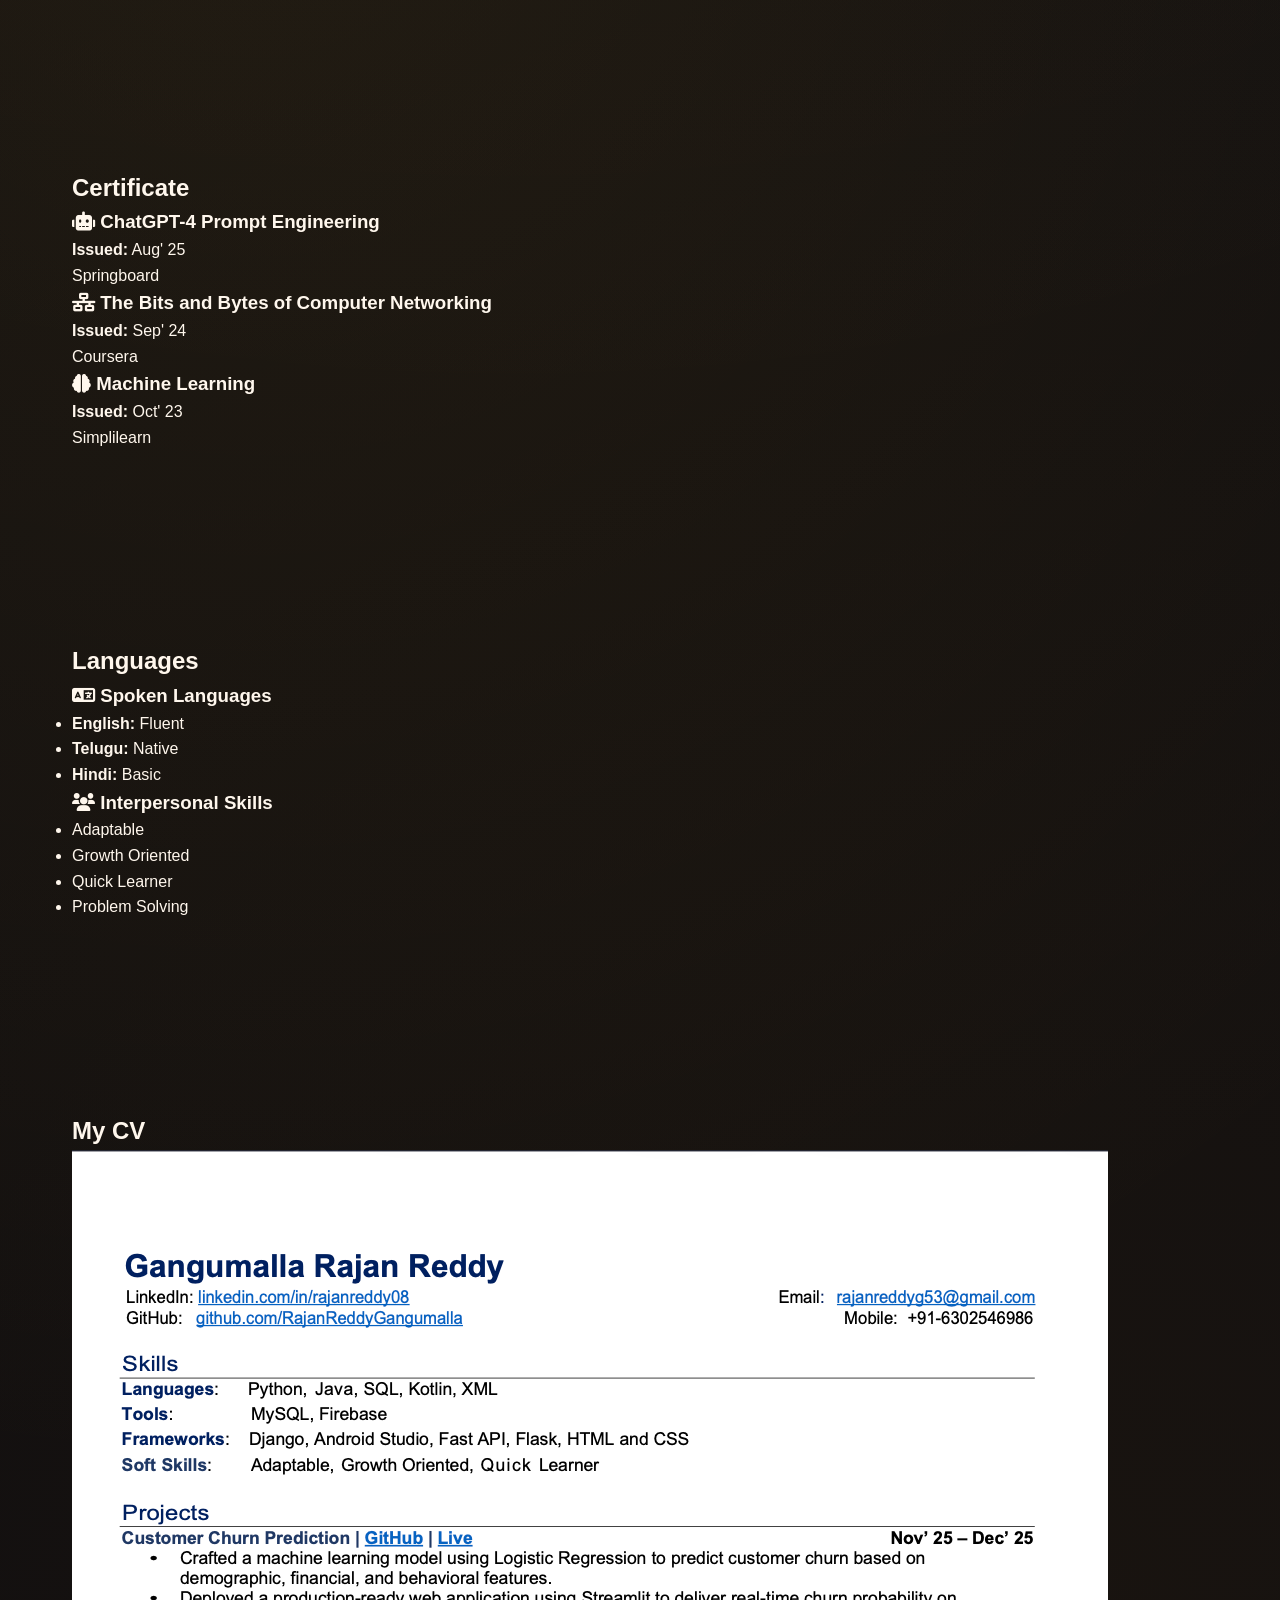
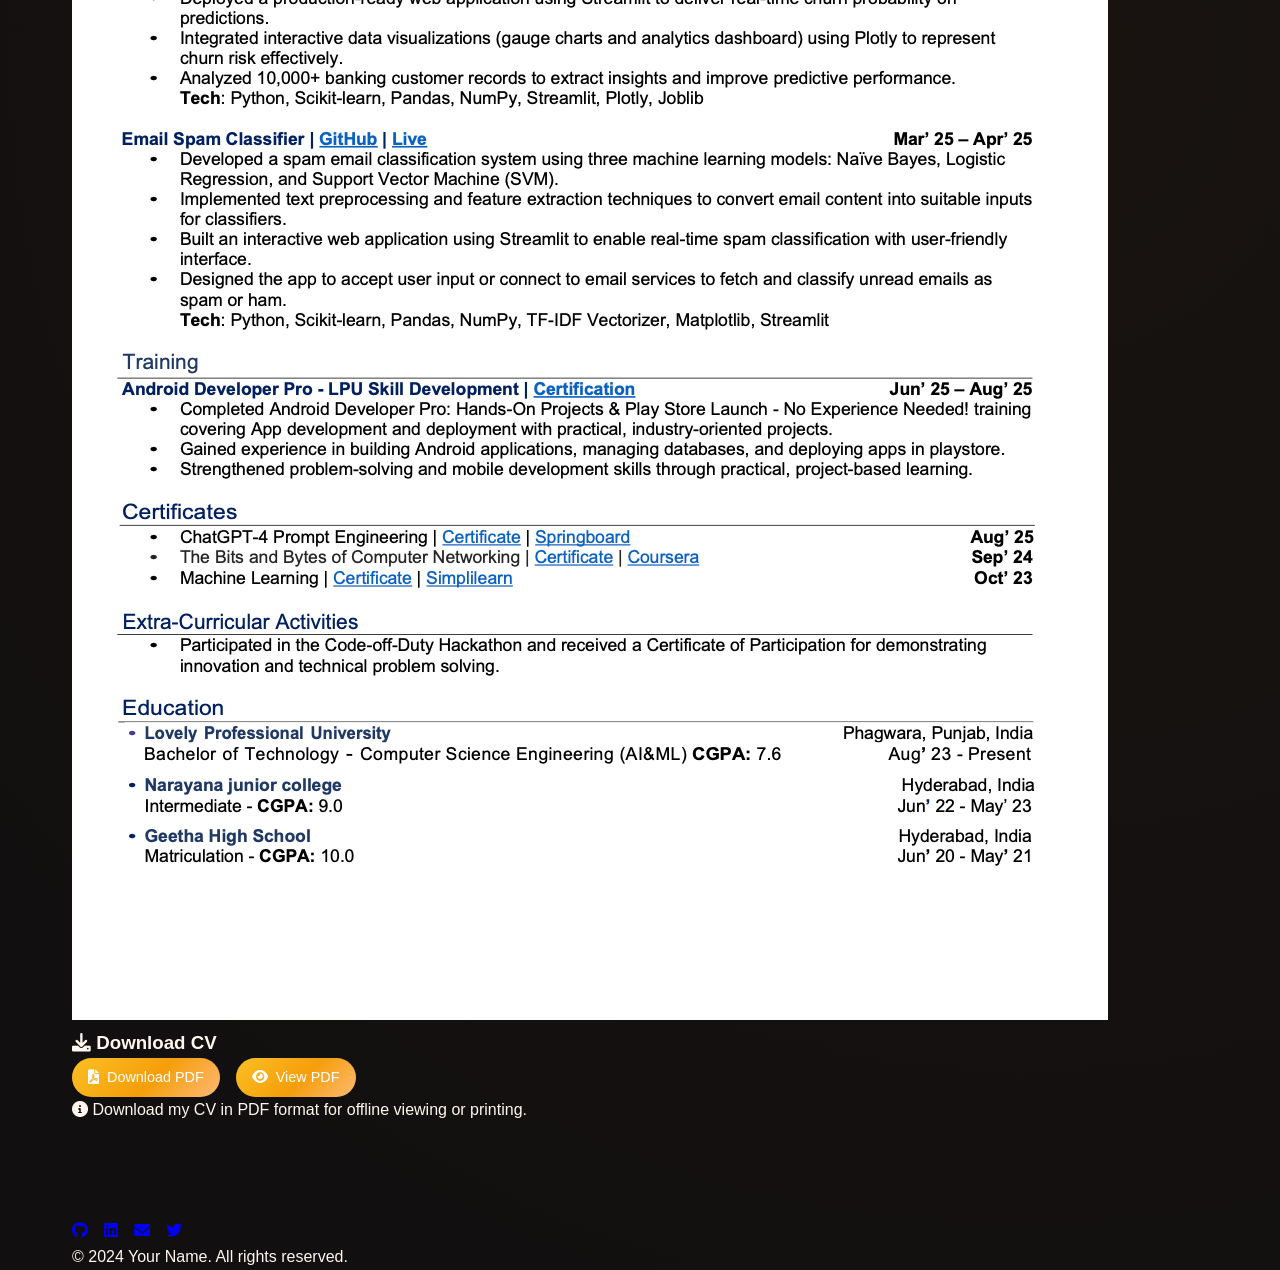
<file: resume.html>
<!DOCTYPE html>
<html lang="en">
<head>
    <meta charset="UTF-8">
    <meta name="viewport" content="width=device-width, initial-scale=1.0">
    <title>Resume | Your Name Portfolio</title>
    <link rel="stylesheet" href="styles.css">
    <link rel="stylesheet" href="https://cdnjs.cloudflare.com/ajax/libs/font-awesome/6.0.0/css/all.min.css">
</head>
<body>
    <nav>
        <div class="container">
            <ul>
                <li><a href="index.html">Home</a></li>
                <li><a href="skills.html">Skills</a></li>
                <li><a href="progress.html">Progress</a></li>
                <li><a href="education.html">Education</a></li>
                <li><a href="projects.html">Projects</a></li>
                <li><a href="certificates.html">Certificates</a></li>
                <li><a href="resume.html" class="active">Resume</a></li>
                <li><a href="contact.html">Contact</a></li>
            </ul>
        </div>
    </nav>

    <section class="hero">
        <div class="container">
            <h1>Resume</h1>
            <h2>Professional Summary & Experience</h2>
            <p>My professional journey, work experience, and career highlights. View my complete CV below.</p>
        </div>
    </section>

    <main>
        <div class="container">
            <section id="professional-summary">
                <div class="card">
                    <h2>Professional Summary</h2>
                    <p>I am a passionate Computer Science Engineering student specializing in AI & Machine Learning. I enjoy working with data, building machine learning models, and developing Android applications. I'm continuously learning new technologies to create impactful, real-world solutions.</p>
                    
                    <h3>Key Strengths:</h3>
                    <ul>
                        <li>AI & ML</li>
                        <li>Android Application Development</li>
                        <li>Problem Solving & Analytical Thinking</li>
                        <li>Quick Learner & Adaptable</li>
                    </ul>
                </div>
            </section>

            <section id="technical-skills">
                <h2>Technical Skills</h2>
                <div class="grid">
                    <div class="card">
                        <h3><i class="fas fa-code"></i> Languages</h3>
                        <ul>
                            <li>Python</li>
                            <li>Java</li>
                            <li>SQL</li>
                            <li>Kotlin</li>
                            <li>XML</li>
                            <li>HTML & CSS</li>
                        </ul>
                    </div>
                    
                    <div class="card">
                        <h3><i class="fas fa-layer-group"></i> Frameworks</h3>
                        <ul>
                            <li>Django</li>
                            <li>FastAPI</li>
                            <li>Flask</li>
                            <li>Android Studio</li>
                        </ul>
                    </div>
                    
                    <div class="card">
                        <h3><i class="fas fa-database"></i> Tools & Databases</h3>
                        <ul>
                            <li>MySQL</li>
                            <li>Firebase</li>
                        </ul>
                    </div>
                </div>
            </section>

            <section id="education-summary">
                <h2>Education</h2>
                <div class="card">
                    <h3>Bachelor of Technology - Computer Science Engineering (AI&ML)</h3>
                    <p><strong>Lovely Professional University</strong> | Aug 2023 - Present</p>
                    <p><strong>CGPA:</strong> 7.6</p>
                    <p><strong>Specialization:</strong> Artificial Intelligence & Machine Learning</p>
                    <p><strong>Relevant Coursework:</strong> Data Structures, Algorithms, Machine Learning, Deep Learning, Database Systems</p>
                </div>
                <div class="card">
                    <h3>Intermediate Education</h3>
                    <p><strong>Narayana Junior College</strong> | Jun 2022 - May 2023</p>
                    <p><strong>CGPA:</strong> 9.0</p>
                    <p><strong>Stream:</strong> Mathematics, Physics, Chemistry, Computer Science</p>
                </div>
                <div class="card">
                    <h3>Matriculation</h3>
                    <p><strong>Geetha High School</strong> | Jun 2020 - May 2021</p>
                    <p><strong>CGPA:</strong> 10.0</p>
                    <p><strong>Achievement:</strong> Perfect score in high school education</p>
                </div>
            </section>

            <section id="projects-summary">
                <h2>Key Projects</h2>
                <div class="grid">
                    <div class="card">
                        <h3>Customer Churn Prediction</h3>
                        <p>Machine learning model using Logistic Regression to predict customer churn with 85% accuracy. Built a Streamlit web application with interactive visualizations and analyzed 10,000+ banking customer records.</p>
                        <p><strong>Technologies:</strong> Python, Scikit-learn, Pandas, NumPy, Streamlit, Plotly, Joblib</p>
                    </div>
                    
                    <div class="card">
                        <h3>Email Spam Classifier</h3>
                        <p>Developed email spam classification system using Naïve Bayes, Logistic Regression, and Support Vector Machine (SVM). Implemented text preprocessing, feature extraction, and integrated with email service.</p>
                        <p><strong>Technologies:</strong> Python, Scikit-learn, Pandas, NumPy, TF-IDF Vectorizer, Matplotlib, Streamlit</p>
                    </div>
                    
                    <div class="card">
                        <h3>Doorstep App</h3>
                        <p>Android application for doorstep services providing convenient access to local services and utilities. Developed with modern Android architecture and Firebase backend for real-time data management.</p>
                        <p><strong>Technologies:</strong> Android Studio, Kotlin, XML, Firebase, MySQL</p>
                    </div>
                </div>
            </section>

            <section id="certifications-summary">
                <h2>Certificate</h2>
                <div class="grid">
                    <div class="card">
                        <h3><i class="fas fa-robot"></i> ChatGPT-4 Prompt Engineering</h3>
                        <p><strong>Issued:</strong> Aug' 25</p>
                        <p>Springboard</p>
                    </div>
                    
                    <div class="card">
                        <h3><i class="fas fa-network-wired"></i> The Bits and Bytes of Computer Networking</h3>
                        <p><strong>Issued:</strong> Sep' 24</p>
                        <p>Coursera</p>
                    </div>
                    
                    <div class="card">
                        <h3><i class="fas fa-brain"></i> Machine Learning</h3>
                        <p><strong>Issued:</strong> Oct' 23</p>
                        <p>Simplilearn</p>
                    </div>
                </div>
            </section>

            <section id="languages">
                <h2>Languages</h2>
                <div class="grid">
                    <div class="card">
                        <h3><i class="fas fa-language"></i> Spoken Languages</h3>
                        <ul>
                            <li><strong>English:</strong> Fluent</li>
                            <li><strong>Telugu:</strong> Native</li>
                            <li><strong>Hindi:</strong> Basic</li>
                        </ul>
                    </div>
                    
                    <div class="card">
                        <h3><i class="fas fa-users"></i> Interpersonal Skills</h3>
                        <ul>
                            <li>Adaptable</li>
                            <li>Growth Oriented</li>
                            <li>Quick Learner</li>
                            <li>Problem Solving</li>
                        </ul>
                    </div>
                </div>
            </section>

            <section id="cv-display">
                <h2>My CV</h2>
                <div class="card">
                    <div class="cv-container">
                        <img src="assets/cv-image.png" alt="Gangumalla Rajan Reddy CV" class="cv-image" 
                             onerror="this.style.display='none'; document.getElementById('cv-placeholder').style.display='block';">
                        <div id="cv-placeholder" class="cv-placeholder" style="display: none;">
                            <i class="fas fa-file-image"></i>
                            <h3>CV Image Not Found</h3>
                            <p>Please add your CV image to the assets folder:</p>
                            <code>/Users/gangumallarajanreddy/portfolio/assets/cv-image.png</code>
                            <br><br>
                            <p><strong>To add your CV:</strong></p>
                            <ol>
                                <li>Save your CV as an image (PNG/JPG)</li>
                                <li>Name it: <code>cv-image.png</code></li>
                                <li>Place it in the <code>assets/</code> folder</li>
                                <li>Refresh this page</li>
                            </ol>
                        </div>
                    </div>
                    
                    <div class="cv-download-section">
                        <h3><i class="fas fa-download"></i> Download CV</h3>
                        <div class="project-links">
                            <a href="assets/cv.pdf" download class="project-link">
                                <i class="fas fa-file-pdf"></i> Download PDF
                            </a>
                            <a href="assets/cv.pdf" target="_blank" class="project-link">
                                <i class="fas fa-eye"></i> View PDF
                            </a>
                        </div>
                        <p class="cv-note">
                            <i class="fas fa-info-circle"></i> 
                            Download my CV in PDF format for offline viewing or printing.
                        </p>
                    </div>
                </div>
            </section>
        </div>
    </main>

    <footer>
        <div class="container">
            <div class="social-links">
                <a href="https://github.com/yourusername" target="_blank"><i class="fab fa-github"></i></a>
                <a href="https://linkedin.com/in/yourusername" target="_blank"><i class="fab fa-linkedin"></i></a>
                <a href="mailto:your.email@example.com"><i class="fas fa-envelope"></i></a>
                <a href="https://twitter.com/yourusername" target="_blank"><i class="fab fa-twitter"></i></a>
            </div>
            <p>&copy; 2024 Your Name. All rights reserved.</p>
        </div>
    </footer>

    <script>
        // Add active class to navigation based on current page
        document.addEventListener('DOMContentLoaded', function() {
            const currentPage = window.location.pathname.split('/').pop() || 'index.html';
            const navLinks = document.querySelectorAll('nav ul li a');
            
            navLinks.forEach(link => {
                link.classList.remove('active');
                if (link.getAttribute('href') === currentPage) {
                    link.classList.add('active');
                }
            });
        });
    </script>
</body>
</html>
</file>
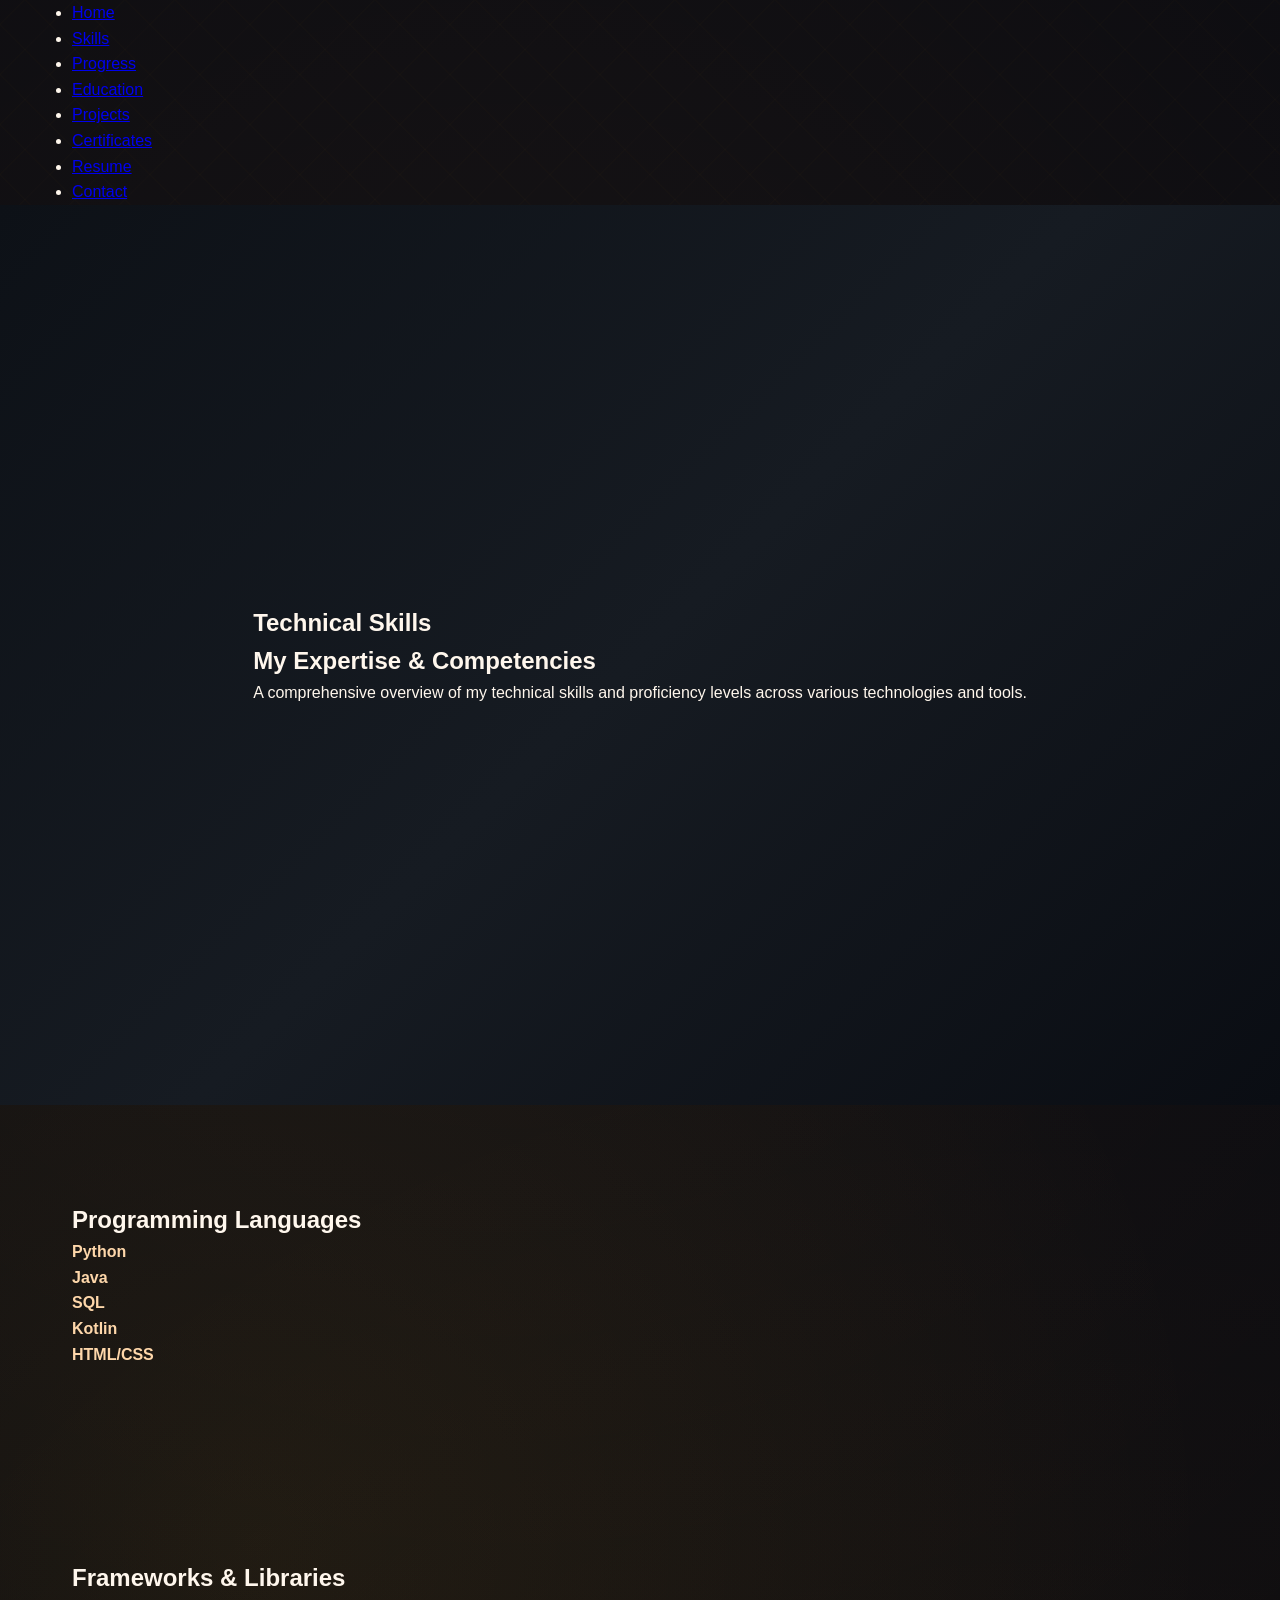
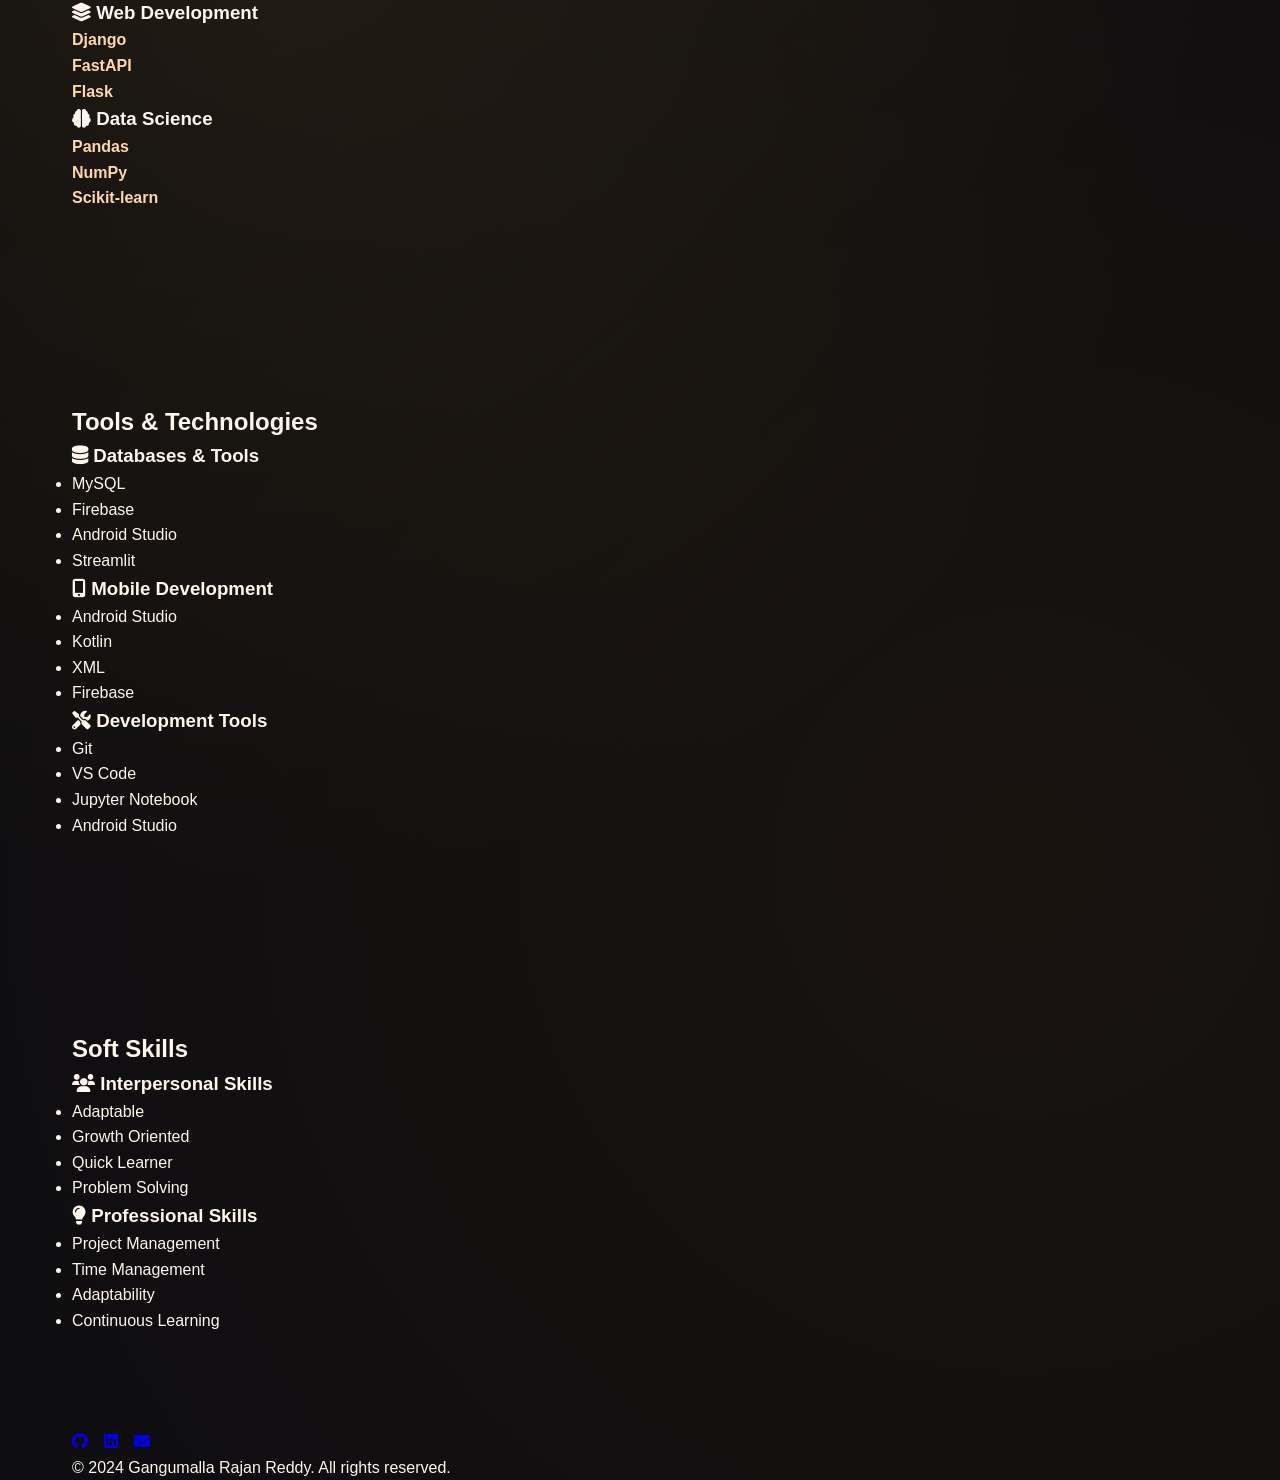
<file: skills.html>
<!DOCTYPE html>
<html lang="en">
<head>
    <meta charset="UTF-8">
    <meta name="viewport" content="width=device-width, initial-scale=1.0">
    <title>Skills | Gangumalla Rajan Reddy Portfolio</title>
    <link rel="stylesheet" href="styles.css">
    <link rel="stylesheet" href="https://cdnjs.cloudflare.com/ajax/libs/font-awesome/6.0.0/css/all.min.css">
</head>
<body>
    <nav>
        <div class="container">
            <ul>
                <li><a href="index.html">Home</a></li>
                <li><a href="skills.html" class="active">Skills</a></li>
                <li><a href="progress.html">Progress</a></li>
                <li><a href="education.html">Education</a></li>
                <li><a href="projects.html">Projects</a></li>
                <li><a href="certificates.html">Certificates</a></li>
                <li><a href="resume.html">Resume</a></li>
                <li><a href="contact.html">Contact</a></li>
            </ul>
        </div>
    </nav>

    <section class="hero">
        <div class="container">
            <h1>Technical Skills</h1>
            <h2>My Expertise & Competencies</h2>
            <p>A comprehensive overview of my technical skills and proficiency levels across various technologies and tools.</p>
        </div>
    </section>

    <main>
        <div class="container">
            <section id="programming-languages">
                <h2>Programming Languages</h2>
                <div class="card">
                    <div class="skill-item">
                        <div class="skill-name">Python</div>
                        <div class="skill-bar">
                            <div class="skill-progress" style="width: 90%"></div>
                        </div>
                    </div>
                    <div class="skill-item">
                        <div class="skill-name">Java</div>
                        <div class="skill-bar">
                            <div class="skill-progress" style="width: 85%"></div>
                        </div>
                    </div>
                    <div class="skill-item">
                        <div class="skill-name">SQL</div>
                        <div class="skill-bar">
                            <div class="skill-progress" style="width: 80%"></div>
                        </div>
                    </div>
                    <div class="skill-item">
                        <div class="skill-name">Kotlin</div>
                        <div class="skill-bar">
                            <div class="skill-progress" style="width: 75%"></div>
                        </div>
                    </div>
                    <div class="skill-item">
                        <div class="skill-name">HTML/CSS</div>
                        <div class="skill-bar">
                            <div class="skill-progress" style="width: 85%"></div>
                        </div>
                    </div>
                </div>
            </section>

            <section id="frameworks-libraries">
                <h2>Frameworks & Libraries</h2>
                <div class="grid">
                    <div class="card">
                        <h3><i class="fas fa-layer-group"></i> Web Development</h3>
                        <div class="skill-item">
                            <div class="skill-name">Django</div>
                            <div class="skill-bar">
                                <div class="skill-progress" style="width: 80%"></div>
                            </div>
                        </div>
                        <div class="skill-item">
                            <div class="skill-name">FastAPI</div>
                            <div class="skill-bar">
                                <div class="skill-progress" style="width: 75%"></div>
                            </div>
                        </div>
                        <div class="skill-item">
                            <div class="skill-name">Flask</div>
                            <div class="skill-bar">
                                <div class="skill-progress" style="width: 70%"></div>
                            </div>
                        </div>
                    </div>
                    <div class="card">
                        <h3><i class="fas fa-brain"></i> Data Science</h3>
                        <div class="skill-item">
                            <div class="skill-name">Pandas</div>
                            <div class="skill-bar">
                                <div class="skill-progress" style="width: 85%"></div>
                            </div>
                        </div>
                        <div class="skill-item">
                            <div class="skill-name">NumPy</div>
                            <div class="skill-bar">
                                <div class="skill-progress" style="width: 80%"></div>
                            </div>
                        </div>
                        <div class="skill-item">
                            <div class="skill-name">Scikit-learn</div>
                            <div class="skill-bar">
                                <div class="skill-progress" style="width: 75%"></div>
                            </div>
                        </div>
                    </div>
                </div>
            </section>

            <section id="tools-technologies">
                <h2>Tools & Technologies</h2>
                <div class="grid">
                    <div class="card">
                        <h3><i class="fas fa-database"></i> Databases & Tools</h3>
                        <ul>
                            <li>MySQL</li>
                            <li>Firebase</li>
                            <li>Android Studio</li>
                            <li>Streamlit</li>
                        </ul>
                    </div>
                    <div class="card">
                        <h3><i class="fas fa-mobile-alt"></i> Mobile Development</h3>
                        <ul>
                            <li>Android Studio</li>
                            <li>Kotlin</li>
                            <li>XML</li>
                            <li>Firebase</li>
                        </ul>
                    </div>
                    <div class="card">
                        <h3><i class="fas fa-tools"></i> Development Tools</h3>
                        <ul>
                            <li>Git</li>
                            <li>VS Code</li>
                            <li>Jupyter Notebook</li>
                            <li>Android Studio</li>
                        </ul>
                    </div>
                </div>
            </section>

            <section id="soft-skills">
                <h2>Soft Skills</h2>
                <div class="grid">
                    <div class="card">
                        <h3><i class="fas fa-users"></i> Interpersonal Skills</h3>
                        <ul>
                            <li>Adaptable</li>
                            <li>Growth Oriented</li>
                            <li>Quick Learner</li>
                            <li>Problem Solving</li>
                        </ul>
                    </div>
                    <div class="card">
                        <h3><i class="fas fa-lightbulb"></i> Professional Skills</h3>
                        <ul>
                            <li>Project Management</li>
                            <li>Time Management</li>
                            <li>Adaptability</li>
                            <li>Continuous Learning</li>
                        </ul>
                    </div>
                </div>
            </section>
        </div>
    </main>

    <footer>
        <div class="container">
            <div class="social-links">
                <a href="https://github.com/RajanReddyGangumalla" target="_blank"><i class="fab fa-github"></i></a>
                <a href="https://linkedin.com/in/rajanreddy08" target="_blank"><i class="fab fa-linkedin"></i></a>
                <a href="mailto:rajanreddyg53@gmail.com"><i class="fas fa-envelope"></i></a>
            </div>
            <p>&copy; 2024 Gangumalla Rajan Reddy. All rights reserved.</p>
        </div>
    </footer>

    <script>
        // Add active class to navigation based on current page
        document.addEventListener('DOMContentLoaded', function() {
            const currentPage = window.location.pathname.split('/').pop() || 'index.html';
            const navLinks = document.querySelectorAll('nav ul li a');
            
            navLinks.forEach(link => {
                link.classList.remove('active');
                if (link.getAttribute('href') === currentPage) {
                    link.classList.add('active');
                }
            });

            // Animate skill bars on scroll
            const observerOptions = {
                threshold: 0.5,
                rootMargin: '0px 0px -100px 0px'
            };

            const observer = new IntersectionObserver(function(entries) {
                entries.forEach(entry => {
                    if (entry.isIntersecting) {
                        const skillBars = entry.target.querySelectorAll('.skill-progress');
                        skillBars.forEach(bar => {
                            const width = bar.style.width;
                            bar.style.width = '0%';
                            setTimeout(() => {
                                bar.style.width = width;
                            }, 100);
                        });
                    }
                });
            }, observerOptions);

            document.querySelectorAll('.card').forEach(card => {
                observer.observe(card);
            });
        });
    </script>
</body>
</html>
</file>
<file: styles.css>
/* Sophisticated Cyberpunk Portfolio Styles */
:root {
    --primary-color: #fbbf24;
    --secondary-color: #f59e0b;
    --accent-color: #fdba74;
    --neon-pink: #fb7185;
    --neon-blue: #fbbf24;
    --neon-purple: #a78bfa;
    --neon-green: #34d399;
    --text-primary: #fff7ed;
    --text-secondary: #fed7aa;
    --text-light: #fdba74;
    --bg-primary: #0b0b10;
    --bg-secondary: #111827;
    --bg-dark: #050509;
    --bg-card: rgba(255, 255, 255, 0.03);
    --border-color: rgba(251, 191, 36, 0.22);
    --shadow-neon: 0 0 18px rgba(251, 191, 36, 0.24);
    --shadow-neon-pink: 0 0 16px rgba(251, 113, 133, 0.18);
    --shadow-neon-green: 0 0 16px rgba(52, 211, 153, 0.16);
    --gradient-primary: linear-gradient(135deg, #fbbf24 0%, #f59e0b 55%, #fdba74 100%);
    --gradient-secondary: linear-gradient(135deg, #fdba74 0%, #fbbf24 100%);
    --gradient-dark: linear-gradient(135deg, #0b0b10 0%, #111827 100%);
    --gradient-cyber: linear-gradient(45deg, #fbbf24, #f59e0b, #fdba74, #fbbf24);
    --glass-bg: rgba(255, 255, 255, 0.05);
    --glass-border: rgba(255, 255, 255, 0.1);
}

* {
    margin: 0;
    padding: 0;
    box-sizing: border-box;
}

html {
    scroll-behavior: smooth;
}

body {
    font-family: 'Inter', sans-serif;
    font-weight: 500;
    line-height: 1.6;
    color: var(--text-primary);
    background: var(--bg-primary);
    background-image: 
        radial-gradient(circle at 20% 50%, rgba(251, 191, 36, 0.07) 0%, transparent 52%),
        radial-gradient(circle at 80% 80%, rgba(245, 158, 11, 0.06) 0%, transparent 55%),
        radial-gradient(circle at 40% 20%, rgba(253, 186, 116, 0.05) 0%, transparent 50%);
    overflow-x: hidden;
    position: relative;
}

body::before {
    content: '';
    position: fixed;
    top: 0;
    left: 0;
    width: 100%;
    height: 100%;
    background: 
        linear-gradient(45deg, transparent 24%, rgba(251, 191, 36, 0.015) 25%, rgba(251, 191, 36, 0.015) 26%, transparent 27%, transparent 74%, rgba(245, 158, 11, 0.014) 75%, rgba(245, 158, 11, 0.014) 76%, transparent 77%, transparent),
        linear-gradient(-45deg, transparent 24%, rgba(253, 186, 116, 0.012) 25%, rgba(253, 186, 116, 0.012) 26%, transparent 27%, transparent 74%, rgba(251, 191, 36, 0.014) 75%, rgba(251, 191, 36, 0.014) 76%, transparent 77%, transparent);
    background-size: 50px 50px;
    z-index: -1;
    animation: grid-move 20s linear infinite;
}

@keyframes grid-move {
    0% { transform: translate(0, 0); }
    100% { transform: translate(50px, 50px); }
}

/* Loading Screen */
.loading-screen {
    position: fixed;
    top: 0;
    left: 0;
    width: 100%;
    height: 100%;
    background: var(--gradient-dark);
    display: flex;
    justify-content: center;
    align-items: center;
    z-index: 9999;
    transition: opacity 0.5s ease, visibility 0.5s ease;
    backdrop-filter: blur(10px);
}

.loading-screen.hidden {
    opacity: 0;
    visibility: hidden;
}

.loader {
    text-align: center;
}

.loader-text {
    color: var(--primary-color);
    font-size: 1.2rem;
    font-weight: 500;
    margin-bottom: 1rem;
    text-shadow: 0 0 10px var(--primary-color);
    animation: neon-pulse 2s ease-in-out infinite;
}

@keyframes neon-pulse {
    0%, 100% { text-shadow: 0 0 10px var(--primary-color); }
    50% { text-shadow: 0 0 20px var(--primary-color), 0 0 30px var(--primary-color); }
}

.loader-bar {
    width: 200px;
    height: 4px;
    background: rgba(0, 255, 255, 0.1);
    border-radius: 2px;
    overflow: hidden;
    border: 1px solid var(--border-color);
}

.loader-bar::after {
    content: '';
    display: block;
    width: 50%;
    height: 100%;
    background: var(--gradient-cyber);
    border-radius: 2px;
    animation: loading 1.5s ease-in-out infinite;
    box-shadow: var(--shadow-neon);
}

@keyframes loading {
    0% { transform: translateX(-100%); }
    50% { transform: translateX(0%); }
    100% { transform: translateX(200%); }
}

/* Navigation */
.navbar {
    position: fixed;
    top: 0;
    left: 0;
    width: 100%;
    background: var(--glass-bg);
    backdrop-filter: blur(20px);
    border-bottom: 1px solid var(--glass-border);
    z-index: 1000;
    transition: all 0.3s ease;
    box-shadow: var(--shadow-neon);
}

.navbar.scrolled {
    background: rgba(10, 10, 15, 0.95);
    backdrop-filter: blur(20px);
    box-shadow: var(--shadow-neon), 0 4px 20px rgba(0, 0, 0, 0.3);
}

.nav-container {
    max-width: 1200px;
    margin: 0 auto;
    padding: 1rem 2rem;
    display: flex;
    justify-content: space-between;
    align-items: center;
}

.nav-logo {
    font-size: 1.5rem;
    font-weight: 700;
    color: var(--primary-color);
    text-shadow: 0 0 10px var(--primary-color);
}

.logo-text {
    background: var(--gradient-cyber);
    -webkit-background-clip: text;
    -webkit-text-fill-color: transparent;
    background-clip: text;
    animation: gradient-shift 3s ease-in-out infinite;
}

@keyframes gradient-shift {
    0%, 100% { filter: hue-rotate(0deg); }
    50% { filter: hue-rotate(30deg); }
}

.nav-menu {
    display: flex;
    list-style: none;
    gap: 2rem;
}

.nav-link {
    color: var(--text-secondary);
    text-decoration: none;
    font-weight: 650;
    transition: all 0.3s ease;
    position: relative;
    padding: 0.5rem 1rem;
    border-radius: 20px;
}

.nav-link::before {
    content: '';
    position: absolute;
    top: 0;
    left: 0;
    right: 0;
    bottom: 0;
    background: var(--glass-bg);
    border-radius: 20px;
    opacity: 0;
    transition: opacity 0.3s ease;
    z-index: -1;
}

.nav-link:hover {
    color: var(--primary-color);
    text-shadow: 0 0 5px var(--primary-color);
}

.nav-link:hover::before {
    opacity: 1;
    border: 1px solid var(--border-color);
    box-shadow: var(--shadow-neon);
}

.nav-link::after {
    content: '';
    position: absolute;
    bottom: -2px;
    left: 50%;
    width: 0;
    height: 2px;
    background: var(--gradient-cyber);
    transition: all 0.3s ease;
    transform: translateX(-50%);
    box-shadow: var(--shadow-neon);
}

.nav-link:hover::after {
    width: 80%;
}

.nav-toggle {
    display: none;
    flex-direction: column;
    cursor: pointer;
}

.nav-toggle span {
    width: 25px;
    height: 3px;
    background: var(--text-primary);
    margin: 3px 0;
    transition: 0.3s;
}

/* Hero Section */
.hero {
    min-height: 100vh;
    display: flex;
    align-items: center;
    position: relative;
    overflow: hidden;
    background: linear-gradient(135deg, #0d1117 0%, #161b22 50%, #0a0d13 100%);
}

.hero-bg {
    position: absolute;
    top: 0;
    left: 0;
    width: 100%;
    height: 100%;
    z-index: 1;
}

.particles {
    position: absolute;
    width: 100%;
    height: 100%;
    background-image: 
        radial-gradient(circle at 20% 50%, rgba(100, 181, 246, 0.1) 0%, transparent 50%),
        radial-gradient(circle at 80% 80%, rgba(126, 87, 194, 0.1) 0%, transparent 50%),
        radial-gradient(circle at 40% 20%, rgba(79, 195, 247, 0.1) 0%, transparent 50%);
    animation: float 20s ease-in-out infinite;
}

@keyframes float {
    0%, 100% { transform: translateY(0px); }
    50% { transform: translateY(-20px); }
}

.gradient-orb {
    position: absolute;
    top: -50%;
    right: -20%;
    width: 600px;
    height: 600px;
    background: radial-gradient(circle, rgba(100, 181, 246, 0.2) 0%, rgba(126, 87, 194, 0.15) 50%, transparent 70%);
    border-radius: 50%;
    animation: pulse 4s ease-in-out infinite;
    filter: blur(40px);
}

@keyframes pulse {
    0%, 100% { transform: scale(1); opacity: 0.4; }
    50% { transform: scale(1.2); opacity: 0.6; }
}

.hero-content {
    max-width: 1200px;
    margin: 0 auto;
    padding: 0 2rem;
    display: grid;
    grid-template-columns: 1fr 1fr;
    gap: 4rem;
    align-items: center;
    position: relative;
    z-index: 2;
}

.hero-text {
    color: white;
}

.hero-title {
    font-size: 3.5rem;
    font-weight: 900;
    letter-spacing: -0.02em;
    line-height: 1.2;
    margin-bottom: 1.5rem;
}

.greeting {
    display: block;
    font-size: 1.5rem;
    font-weight: 700;
    opacity: 0.9;
    margin-bottom: 0.5rem;
    color: var(--neon-blue);
    text-shadow: 0 0 10px var(--neon-blue);
}

.name {
    display: block;
    color: var(--primary-color);
    text-shadow: 0 0 20px var(--primary-color);
    animation: gradient-flow 3s ease-in-out infinite;
}

@keyframes gradient-flow {
    0%, 100% { filter: hue-rotate(0deg); }
    50% { filter: hue-rotate(45deg); }
}

.hero-subtitle {
    font-size: 1.5rem;
    font-weight: 650;
    margin-bottom: 2rem;
    opacity: 0.9;
}

.role-switcher {
    display: block;
    height: 1.5em;
    overflow: hidden;
}

.role {
    display: block;
    color: var(--accent-color);
    text-shadow: 0 0 5px var(--accent-color);
    animation: rotate 9s ease-in-out infinite;
}

@keyframes rotate {
    0%, 33% { transform: translateY(0); }
    33.33%, 66% { transform: translateY(-1.5em); }
    66.66%, 100% { transform: translateY(-3em); }
}

.hero-description {
    font-size: 1.1rem;
    font-weight: 550;
    line-height: 1.8;
    margin-bottom: 2.5rem;
    opacity: 0.9;
    max-width: 500px;
    color: var(--text-secondary);
}

.hero-buttons {
    display: flex;
    gap: 1rem;
    flex-wrap: wrap;
}

.btn {
    display: inline-flex;
    align-items: center;
    gap: 0.5rem;
    padding: 1rem 2rem;
    border-radius: 50px;
    text-decoration: none;
    font-weight: 600;
    transition: all 0.3s ease;
    border: none;
    cursor: pointer;
    font-size: 1rem;
    position: relative;
    overflow: hidden;
}

.btn::before {
    content: '';
    position: absolute;
    top: 0;
    left: -100%;
    width: 100%;
    height: 100%;
    background: linear-gradient(90deg, transparent, rgba(255, 255, 255, 0.2), transparent);
    transition: left 0.5s ease;
}

.btn:hover::before {
    left: 100%;
}

.btn-primary {
    background: var(--glass-bg);
    color: var(--primary-color);
    backdrop-filter: blur(20px);
    border: 2px solid var(--border-color);
    text-shadow: 0 0 5px var(--primary-color);
    box-shadow: var(--shadow-neon);
}

.btn-primary:hover {
    background: rgba(0, 255, 255, 0.2);
    border-color: var(--primary-color);
    transform: translateY(-2px);
    box-shadow: var(--shadow-neon), 0 10px 25px rgba(0, 255, 255, 0.3);
}

.btn-secondary {
    background: transparent;
    color: var(--neon-pink);
    border: 2px solid var(--neon-pink);
    text-shadow: 0 0 5px var(--neon-pink);
    box-shadow: var(--shadow-neon-pink);
}

.btn-secondary:hover {
    background: rgba(255, 0, 110, 0.2);
    border-color: var(--neon-pink);
    transform: translateY(-2px);
    box-shadow: var(--shadow-neon-pink), 0 10px 25px rgba(255, 0, 110, 0.3);
}

.btn-outline {
    background: transparent;
    color: var(--accent-color);
    border: 2px solid var(--accent-color);
    text-shadow: 0 0 5px var(--accent-color);
    box-shadow: var(--shadow-neon-green);
}

.btn-outline:hover {
    background: rgba(0, 255, 136, 0.2);
    border-color: var(--accent-color);
    transform: translateY(-2px);
    box-shadow: var(--shadow-neon-green), 0 10px 25px rgba(0, 255, 136, 0.3);
}

.hero-image {
    display: flex;
    justify-content: center;
    align-items: center;
}

.profile-card {
    text-align: center;
    animation: float 6s ease-in-out infinite;
}

.profile-img-container {
    position: relative;
    width: 300px;
    height: 300px;
    margin: 0 auto 1rem;
}

.profile-img {
    width: 100%;
    height: 100%;
    border-radius: 50%;
    object-fit: cover;
    border: 3px solid var(--border-color);
    box-shadow: 
        var(--shadow-neon),
        inset 0 0 20px rgba(0, 255, 255, 0.2);
}

.profile-border {
    position: absolute;
    top: -15px;
    left: -15px;
    right: -15px;
    bottom: -15px;
    border-radius: 50%;
    background: var(--gradient-cyber);
    z-index: -1;
    animation: rotate 10s linear infinite;
    filter: blur(2px);
    opacity: 0.8;
}

.profile-border::before {
    content: '';
    position: absolute;
    top: 5px;
    left: 5px;
    right: 5px;
    bottom: 5px;
    border-radius: 50%;
    background: var(--bg-primary);
    z-index: -1;
}

@keyframes rotate {
    from { transform: rotate(0deg); }
    to { transform: rotate(360deg); }
}

.profile-status {
    display: flex;
    align-items: center;
    justify-content: center;
    gap: 0.5rem;
    color: var(--text-secondary);
    font-size: 0.9rem;
    background: var(--glass-bg);
    backdrop-filter: blur(10px);
    border: 1px solid var(--glass-border);
    padding: 0.5rem 1rem;
    border-radius: 20px;
    margin-top: 1rem;
}

.status-dot {
    width: 8px;
    height: 8px;
    background: var(--neon-green);
    border-radius: 50%;
    animation: pulse 2s ease-in-out infinite;
    box-shadow: var(--shadow-neon-green);
}

.scroll-indicator {
    position: absolute;
    bottom: 2rem;
    left: 50%;
    transform: translateX(-50%);
    text-align: center;
    color: var(--text-secondary);
    opacity: 0.7;
    animation: bounce 2s ease-in-out infinite;
}

.scroll-text {
    font-size: 0.9rem;
    margin-bottom: 0.5rem;
    color: var(--primary-color);
    text-shadow: 0 0 5px var(--primary-color);
}

.scroll-arrow {
    width: 20px;
    height: 20px;
    border-right: 2px solid var(--primary-color);
    border-bottom: 2px solid var(--primary-color);
    transform: rotate(45deg);
    margin: 0 auto;
    box-shadow: var(--shadow-neon);
}

@keyframes bounce {
    0%, 20%, 50%, 80%, 100% { transform: translateX(-50%) translateY(0); }
    40% { transform: translateX(-50%) translateY(-10px); }
    60% { transform: translateX(-50%) translateY(-5px); }
}

/* Container */
.container {
    max-width: 1200px;
    margin: 0 auto;
    padding: 0 2rem;
}

/* Section Styles */
section {
    padding: 6rem 0;
    position: relative;
}

.section-header {
    text-align: center;
    margin-bottom: 4rem;
}

.section-title {
    font-size: 2.5rem;
    font-weight: 850;
    letter-spacing: -0.01em;
    margin-bottom: 1rem;
    background: var(--gradient-cyber);
    -webkit-background-clip: text;
    -webkit-text-fill-color: transparent;
    background-clip: text;
    text-shadow: 0 0 30px rgba(0, 255, 255, 0.5);
    animation: gradient-flow 3s ease-in-out infinite;
}

.section-subtitle {
    font-size: 1.1rem;
    font-weight: 600;
    color: var(--text-secondary);
    opacity: 0.8;
}

/* About Section */
.about {
    background: var(--bg-secondary);
    position: relative;
}

.about::before {
    content: '';
    position: absolute;
    top: 0;
    left: 0;
    right: 0;
    bottom: 0;
    background: 
        radial-gradient(circle at 30% 20%, rgba(0, 255, 255, 0.1) 0%, transparent 50%),
        radial-gradient(circle at 70% 80%, rgba(255, 0, 255, 0.1) 0%, transparent 50%);
    z-index: -1;
}

.about-content {
    display: grid;
    grid-template-columns: 2fr 1fr;
    gap: 4rem;
    align-items: center;
    position: relative;
    z-index: 1;
}

.about-text h3 {
    font-size: 2rem;
    font-weight: 800;
    letter-spacing: -0.01em;
    margin-bottom: 1.5rem;
    color: var(--text-primary);
    text-shadow: 0 0 10px rgba(0, 255, 255, 0.3);
}

.about-text p {
    font-size: 1.1rem;
    line-height: 1.8;
    color: var(--text-secondary);
    margin-bottom: 1.5rem;
}

.about-stats {
    display: flex;
    gap: 2rem;
    margin-top: 2rem;
}

.stat-item {
    text-align: center;
    background: var(--glass-bg);
    backdrop-filter: blur(10px);
    border: 1px solid var(--glass-border);
    padding: 1.5rem;
    border-radius: 15px;
    min-width: 100px;
    transition: all 0.3s ease;
}

.stat-item:hover {
    transform: translateY(-5px);
    box-shadow: var(--shadow-neon);
    border-color: var(--border-color);
}

.stat-number {
    display: block;
    font-size: 2rem;
    font-weight: 700;
    color: var(--primary-color);
    text-shadow: 0 0 10px var(--primary-color);
}

.stat-label {
    font-size: 0.9rem;
    color: var(--text-secondary);
}

.tech-stack-visual {
    display: flex;
    flex-wrap: wrap;
    gap: 1rem;
    justify-content: center;
}

.tech-item {
    padding: 0.5rem 1rem;
    background: var(--glass-bg);
    backdrop-filter: blur(10px);
    border: 1px solid var(--glass-border);
    color: var(--text-primary);
    border-radius: 25px;
    font-size: 0.9rem;
    font-weight: 500;
    animation: float 4s ease-in-out infinite;
    animation-delay: calc(var(--i) * 0.5s);
    transition: all 0.3s ease;
}

.tech-item:hover {
    transform: translateY(-3px);
    box-shadow: var(--shadow-neon);
    border-color: var(--border-color);
    color: var(--primary-color);
    text-shadow: 0 0 5px var(--primary-color);
}

.tech-item:nth-child(1) { --i: 0; }
.tech-item:nth-child(2) { --i: 1; }
.tech-item:nth-child(3) { --i: 2; }
.tech-item:nth-child(4) { --i: 3; }
.tech-item:nth-child(5) { --i: 4; }

/* Skills Section */
.skills-grid {
    display: grid;
    grid-template-columns: repeat(auto-fit, minmax(300px, 1fr));
    gap: 2rem;
}

.skill-category {
    background: rgba(11, 11, 16, 0.8);
    padding: 2rem;
    border-radius: 15px;
    border: 1px solid var(--border-color);
    box-shadow: var(--shadow-neon);
    transition: transform 0.3s ease, box-shadow 0.3s ease;
}

.skill-category:hover {
    transform: translateY(-5px);
    box-shadow: var(--shadow-xl);
}

.skill-category h3 {
    font-size: 1.3rem;
    font-weight: 700;
    margin-bottom: 1.5rem;
    color: var(--text-primary);
    text-shadow: 0 0 5px var(--primary-color);
}

.skill-list {
    display: flex;
    flex-direction: column;
    gap: 1rem;
}

.skill-item {
    display: flex;
    align-items: center;
    gap: 1rem;
}

.skill-name {
    min-width: 120px;
    font-weight: 600;
    color: var(--text-secondary);
}

.skill-level {
    flex: 1;
    height: 8px;
    background: rgba(255, 255, 255, 0.1);
    border-radius: 4px;
    overflow: hidden;
}

.skill-progress {
    height: 100%;
    background: var(--gradient-primary);
    border-radius: 4px;
    transition: width 1s ease;
    animation: progressLoad 1.5s ease-out;
    box-shadow: var(--shadow-neon);
}

@keyframes progressLoad {
    from { width: 0; }
}

/* Projects Section */
.projects {
    background: var(--bg-secondary);
}

.projects-grid {
    display: grid;
    grid-template-columns: repeat(auto-fit, minmax(350px, 1fr));
    gap: 2rem;
    margin-bottom: 3rem;
}

.project-card {
    background: rgba(11, 11, 16, 0.9);
    border: 1px solid var(--border-color);
    border-radius: 15px;
    overflow: hidden;
    box-shadow: var(--shadow-neon);
    transition: transform 0.3s ease, box-shadow 0.3s ease;
}

.project-card:hover {
    transform: translateY(-10px);
    box-shadow: var(--shadow-xl);
}

.project-image {
    height: 200px;
    background: var(--gradient-primary);
    display: flex;
    align-items: center;
    justify-content: center;
    position: relative;
    overflow: hidden;
}

.project-image i {
    font-size: 3rem;
    color: white;
    opacity: 0.8;
}

.project-tech {
    position: absolute;
    top: 1rem;
    right: 1rem;
    background: rgba(255, 255, 255, 0.2);
    color: white;
    padding: 0.3rem 0.8rem;
    border-radius: 20px;
    font-size: 0.8rem;
    backdrop-filter: blur(10px);
}

.project-content {
    padding: 2rem;
}

.project-content h3 {
    font-size: 1.3rem;
    font-weight: 800;
    margin-bottom: 1rem;
    color: var(--text-primary);
    text-shadow: 0 0 8px var(--primary-color);
}

.project-content p {
    color: var(--text-secondary);
    line-height: 1.6;
    margin-bottom: 1.5rem;
    font-weight: 550;
}

.project-tech-stack {
    display: flex;
    flex-wrap: wrap;
    gap: 0.5rem;
    margin-bottom: 1.5rem;
}

.project-tech-stack span {
    padding: 0.3rem 0.8rem;
    background: var(--bg-secondary);
    color: var(--text-secondary);
    border-radius: 15px;
    font-size: 0.8rem;
}

.project-links {
    display: flex;
    gap: 1rem;
}

.project-link {
    display: flex;
    align-items: center;
    gap: 0.5rem;
    padding: 0.5rem 1rem;
    background: var(--gradient-primary);
    color: white;
    text-decoration: none;
    border-radius: 25px;
    font-size: 0.9rem;
    transition: transform 0.3s ease;
}

.project-link:hover {
    transform: translateY(-2px);
}

.projects-cta {
    text-align: center;
}

/* Education Section */
.timeline {
    position: relative;
    max-width: 800px;
    margin: 0 auto;
}

.timeline::before {
    content: '';
    position: absolute;
    left: 50%;
    top: 0;
    bottom: 0;
    width: 2px;
    background: var(--gradient-primary);
    transform: translateX(-50%);
}

.timeline-item {
    position: relative;
    margin-bottom: 3rem;
}

.timeline-item:nth-child(odd) .timeline-content {
    margin-right: 50%;
    padding-right: 2rem;
    text-align: right;
}

.timeline-item:nth-child(even) .timeline-content {
    margin-left: 50%;
    padding-left: 2rem;
}

.timeline-dot {
    position: absolute;
    left: 50%;
    top: 0;
    width: 20px;
    height: 20px;
    background: var(--gradient-primary);
    border-radius: 50%;
    transform: translateX(-50%);
    border: 4px solid white;
    box-shadow: var(--shadow-md);
}

.timeline-content h3 {
    font-size: 1.3rem;
    font-weight: 800;
    margin-bottom: 0.5rem;
    color: var(--text-primary);
    text-shadow: 0 0 8px var(--primary-color);
}

.timeline-org {
    color: var(--primary-color);
    font-weight: 500;
    margin-bottom: 0.5rem;
}

.timeline-date {
    color: var(--text-secondary);
    font-size: 0.9rem;
    margin-bottom: 1rem;
}

.timeline-content p {
    color: var(--text-secondary);
    line-height: 1.6;
}

/* Certificates Section */
.certificates {
    background: var(--bg-secondary);
}

.certificates-grid {
    display: grid;
    grid-template-columns: repeat(auto-fit, minmax(350px, 1fr));
    gap: 2rem;
}

.certificate-card {
    background: rgba(11, 11, 16, 0.9);
    padding: 2rem;
    border-radius: 15px;
    border: 1px solid var(--border-color);
    box-shadow: var(--shadow-neon);
    transition: transform 0.3s ease, box-shadow 0.3s ease;
}

.certificate-card:hover {
    transform: translateY(-5px);
    box-shadow: var(--shadow-xl);
}

.certificate-icon {
    width: 60px;
    height: 60px;
    background: var(--gradient-primary);
    border-radius: 50%;
    display: flex;
    align-items: center;
    justify-content: center;
    margin-bottom: 1.5rem;
}

.certificate-icon i {
    font-size: 1.5rem;
    color: white;
}

.certificate-content h3 {
    font-size: 1.2rem;
    font-weight: 800;
    margin-bottom: 0.5rem;
    color: var(--text-primary);
    text-shadow: 0 0 8px var(--primary-color);
}

.certificate-issuer {
    color: var(--primary-color);
    font-weight: 500;
    margin-bottom: 0.5rem;
}

.certificate-date {
    color: var(--text-secondary);
    font-size: 0.9rem;
    margin-bottom: 1rem;
}

.certificate-content p {
    color: var(--text-secondary);
    line-height: 1.6;
    margin-bottom: 1.5rem;
    font-weight: 550;
}

.certificate-link {
    display: inline-flex;
    align-items: center;
    gap: 0.5rem;
    color: var(--primary-color);
    text-decoration: none;
    font-weight: 500;
    transition: color 0.3s ease;
}

.certificate-link:hover {
    color: var(--secondary-color);
}

/* Contact Section */
.contact-content {
    display: grid;
    grid-template-columns: 1fr 1fr;
    gap: 4rem;
}

.contact-info h3 {
    font-size: 2rem;
    font-weight: 900;
    letter-spacing: -0.01em;
    margin-bottom: 1rem;
    color: var(--text-primary);
    text-shadow: 0 0 10px var(--primary-color);
}

.contact-info p {
    font-size: 1.1rem;
    line-height: 1.8;
    color: var(--text-secondary);
    margin-bottom: 2rem;
}

/* Resume Section */
.resume {
    background: var(--bg-secondary);
    position: relative;
}

.resume::before {
    content: '';
    position: absolute;
    top: 0;
    left: 0;
    right: 0;
    bottom: 0;
    background: 
        radial-gradient(circle at 30% 20%, rgba(251, 191, 36, 0.1) 0%, transparent 50%),
        radial-gradient(circle at 70% 80%, rgba(245, 158, 11, 0.1) 0%, transparent 50%);
    z-index: -1;
}

.resume-content {
    display: grid;
    grid-template-columns: 1fr 1fr;
    gap: 4rem;
    align-items: center;
    position: relative;
    z-index: 1;
}

.resume-preview {
    text-align: center;
}

.resume-image {
    max-width: 100%;
    height: auto;
    border-radius: 15px;
    border: 3px solid var(--border-color);
    box-shadow: 
        var(--shadow-neon),
        0 20px 40px rgba(0, 0, 0, 0.3);
    transition: transform 0.3s ease, box-shadow 0.3s ease;
}

.resume-image:hover {
    transform: scale(1.05);
    box-shadow: 
        var(--shadow-neon),
        0 25px 50px rgba(0, 0, 0, 0.4);
}

.resume-actions {
    text-align: left;
}

.resume-actions h3 {
    font-size: 2rem;
    font-weight: 800;
    margin-bottom: 1rem;
    color: var(--text-primary);
    text-shadow: 0 0 10px var(--primary-color);
}

.resume-actions p {
    font-size: 1.1rem;
    line-height: 1.8;
    color: var(--text-secondary);
    margin-bottom: 2rem;
    font-weight: 550;
}

.resume-buttons {
    display: flex;
    gap: 1rem;
    flex-wrap: wrap;
}

.btn {
    display: inline-flex;
    align-items: center;
    gap: 0.5rem;
    padding: 1rem 2rem;
    border-radius: 50px;
    text-decoration: none;
    font-weight: 600;
    transition: all 0.3s ease;
    border: 2px solid transparent;
    position: relative;
    overflow: hidden;
}

.btn-primary {
    background: var(--gradient-primary);
    color: var(--text-primary);
    box-shadow: var(--shadow-neon);
}

.btn-primary:hover {
    transform: translateY(-3px);
    box-shadow: 
        var(--shadow-neon),
        0 10px 20px rgba(251, 191, 36, 0.3);
}

.btn-secondary {
    background: transparent;
    color: var(--text-primary);
    border: 2px solid var(--border-color);
    box-shadow: var(--shadow-neon);
}

.btn-secondary:hover {
    background: var(--glass-bg);
    backdrop-filter: blur(10px);
    transform: translateY(-3px);
    box-shadow: 
        var(--shadow-neon),
        0 10px 20px rgba(251, 191, 36, 0.2);
}

.contact-details {
    display: flex;
    flex-direction: column;
    gap: 1rem;
    margin-bottom: 2rem;
}

.contact-item {
    display: flex;
    align-items: center;
    gap: 1rem;
    color: var(--text-secondary);
}

.contact-item i {
    width: 20px;
    color: var(--primary-color);
}

.social-links {
    display: flex;
    gap: 1rem;
}

.social-link {
    width: 40px;
    height: 40px;
    background: var(--gradient-primary);
    color: white;
    border-radius: 50%;
    display: flex;
    align-items: center;
    justify-content: center;
    text-decoration: none;
    transition: transform 0.3s ease;
}

.social-link:hover {
    transform: translateY(-3px);
}

.contact-form {
    background: white;
    padding: 2rem;
    border-radius: 15px;
    box-shadow: var(--shadow-md);
}

.form-group {
    margin-bottom: 1.5rem;
}

.form-group input,
.form-group textarea {
    width: 100%;
    padding: 1rem;
    border: 2px solid var(--border-color);
    border-radius: 10px;
    font-size: 1rem;
    transition: border-color 0.3s ease;
}

.form-group input:focus,
.form-group textarea:focus {
    outline: none;
    border-color: var(--primary-color);
}

.form-group textarea {
    resize: vertical;
    min-height: 120px;
}

/* Footer */
.footer {
    background: var(--bg-dark);
    color: white;
    padding: 2rem 0;
}

.footer-content {
    display: flex;
    justify-content: space-between;
    align-items: center;
}

.footer-links {
    display: flex;
    gap: 1rem;
}

.footer-links a {
    width: 35px;
    height: 35px;
    background: rgba(255, 255, 255, 0.1);
    color: white;
    border-radius: 50%;
    display: flex;
    align-items: center;
    justify-content: center;
    text-decoration: none;
    transition: background 0.3s ease;
}

.footer-links a:hover {
    background: rgba(255, 255, 255, 0.2);
}

/* Responsive Design */
@media (max-width: 768px) {
    .nav-menu {
        position: fixed;
        top: 70px;
        left: -100%;
        width: 100%;
        height: calc(100vh - 70px);
        background: white;
        flex-direction: column;
        justify-content: flex-start;
        align-items: center;
        padding-top: 2rem;
        transition: left 0.3s ease;
        box-shadow: var(--shadow-lg);
    }

    .nav-menu.active {
        left: 0;
    }

    .nav-toggle {
        display: flex;
    }

    .hero-content {
        grid-template-columns: 1fr;
        text-align: center;
        gap: 2rem;
    }

    .hero-title {
        font-size: 2.5rem;
    }

    .hero-buttons {
        justify-content: center;
    }

    .profile-img-container {
        width: 250px;
        height: 250px;
    }

    .about-content {
        grid-template-columns: 1fr;
        gap: 2rem;
    }

    .about-stats {
        justify-content: center;
    }

    .skills-grid {
        grid-template-columns: 1fr;
    }

    .projects-grid {
        grid-template-columns: 1fr;
    }

    .timeline::before {
        left: 20px;
    }

    .timeline-item .timeline-content {
        margin-left: 50px !important;
        margin-right: 0 !important;
        padding-left: 1rem !important;
        padding-right: 0 !important;
        text-align: left !important;
    }

    .timeline-dot {
        left: 20px;
    }

    .certificates-grid {
        grid-template-columns: 1fr;
    }

    .contact-content {
        grid-template-columns: 1fr;
        gap: 2rem;
    }

    .footer-content {
        flex-direction: column;
        gap: 1rem;
        text-align: center;
    }
}

@media (max-width: 480px) {
    .hero-title {
        font-size: 2rem;
    }

    .section-title {
        font-size: 2rem;
    }

    .container {
        padding: 0 1rem;
    }

    .profile-img-container {
        width: 200px;
        height: 200px;
    }
}
</file>
